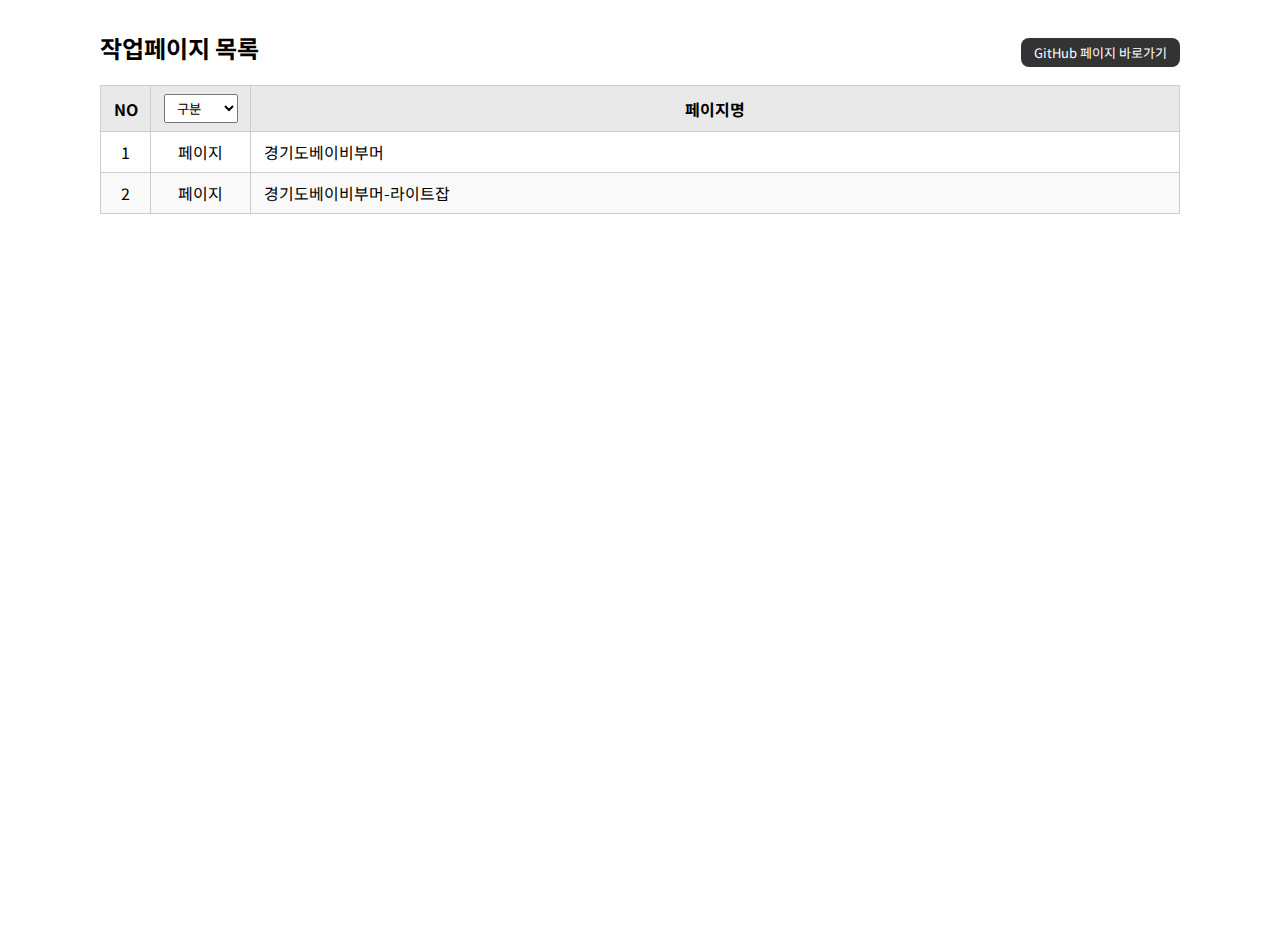
<file: index.html>
<!DOCTYPE html>
<html>
<head>
	<meta charset="utf-8">
	<meta name="viewport" content="width=device-width,user-scalable=no"/>
	<title>작업페이지</title>
	<link href="https://fonts.googleapis.com/css2?family=Noto+Sans+KR:@300;400;500;700&display=swap" rel="stylesheet">
	<link rel="stylesheet" type="text/css" href="css/style.css" />
</head>
<body>
<div class="container">
	<h1>
		작업페이지 목록
		<div class="git"><a href="https://github.com/chaebonggi/baby-boomer" target="_blank">GitHub 페이지 바로가기</a></div>
	</h1>
	<table class="tbl_list">
	<thead>
	<tr>
		<th>NO</th>
		<th>
			<select>
				<option value="all">구분</option>
				<option value="page">페이지</option>
				<option value="etc">기타</option>
			</select>
		</th>
		<th>페이지명</th>
	</tr>
	</thead>
        <tbody>			
			<tr class="page">
				<td></td>
				<td>페이지</td>
				<td><a href="baby-boomer/html/main.html" class="preview" target="_blank">경기도베이비부머</a></td>
			</tr>	
			<tr class="page">
				<td></td>
				<td>페이지</td>
				<td><a href="baby-boomer/html/라이트잡.html" class="preview" target="_blank">경기도베이비부머-라이트잡</a></td>
			</tr>		
        </tbody>
	</table>
</div>

	
<script src="https://cdnjs.cloudflare.com/ajax/libs/jquery/2.2.2/jquery.min.js" ></script>
<script>
	$(document).ready(function(){
		$('.tbl_list tbody tr').each(function(){
			var idx = $(this).index();
			$(this).find('td:first-child').append(idx + 1);
		});

		$('.tbl_list thead select').change(function(){
			var cate = $(this).val();
			console.log(cate);
			if(cate == 'all'){
				$('.tbl_list tbody tr').show();
			} else {
				$('.tbl_list tbody tr').hide();
				$('.tbl_list tbody tr.'+cate).show();
			}
		});
	});
</script>
</body>
</html>
</file>
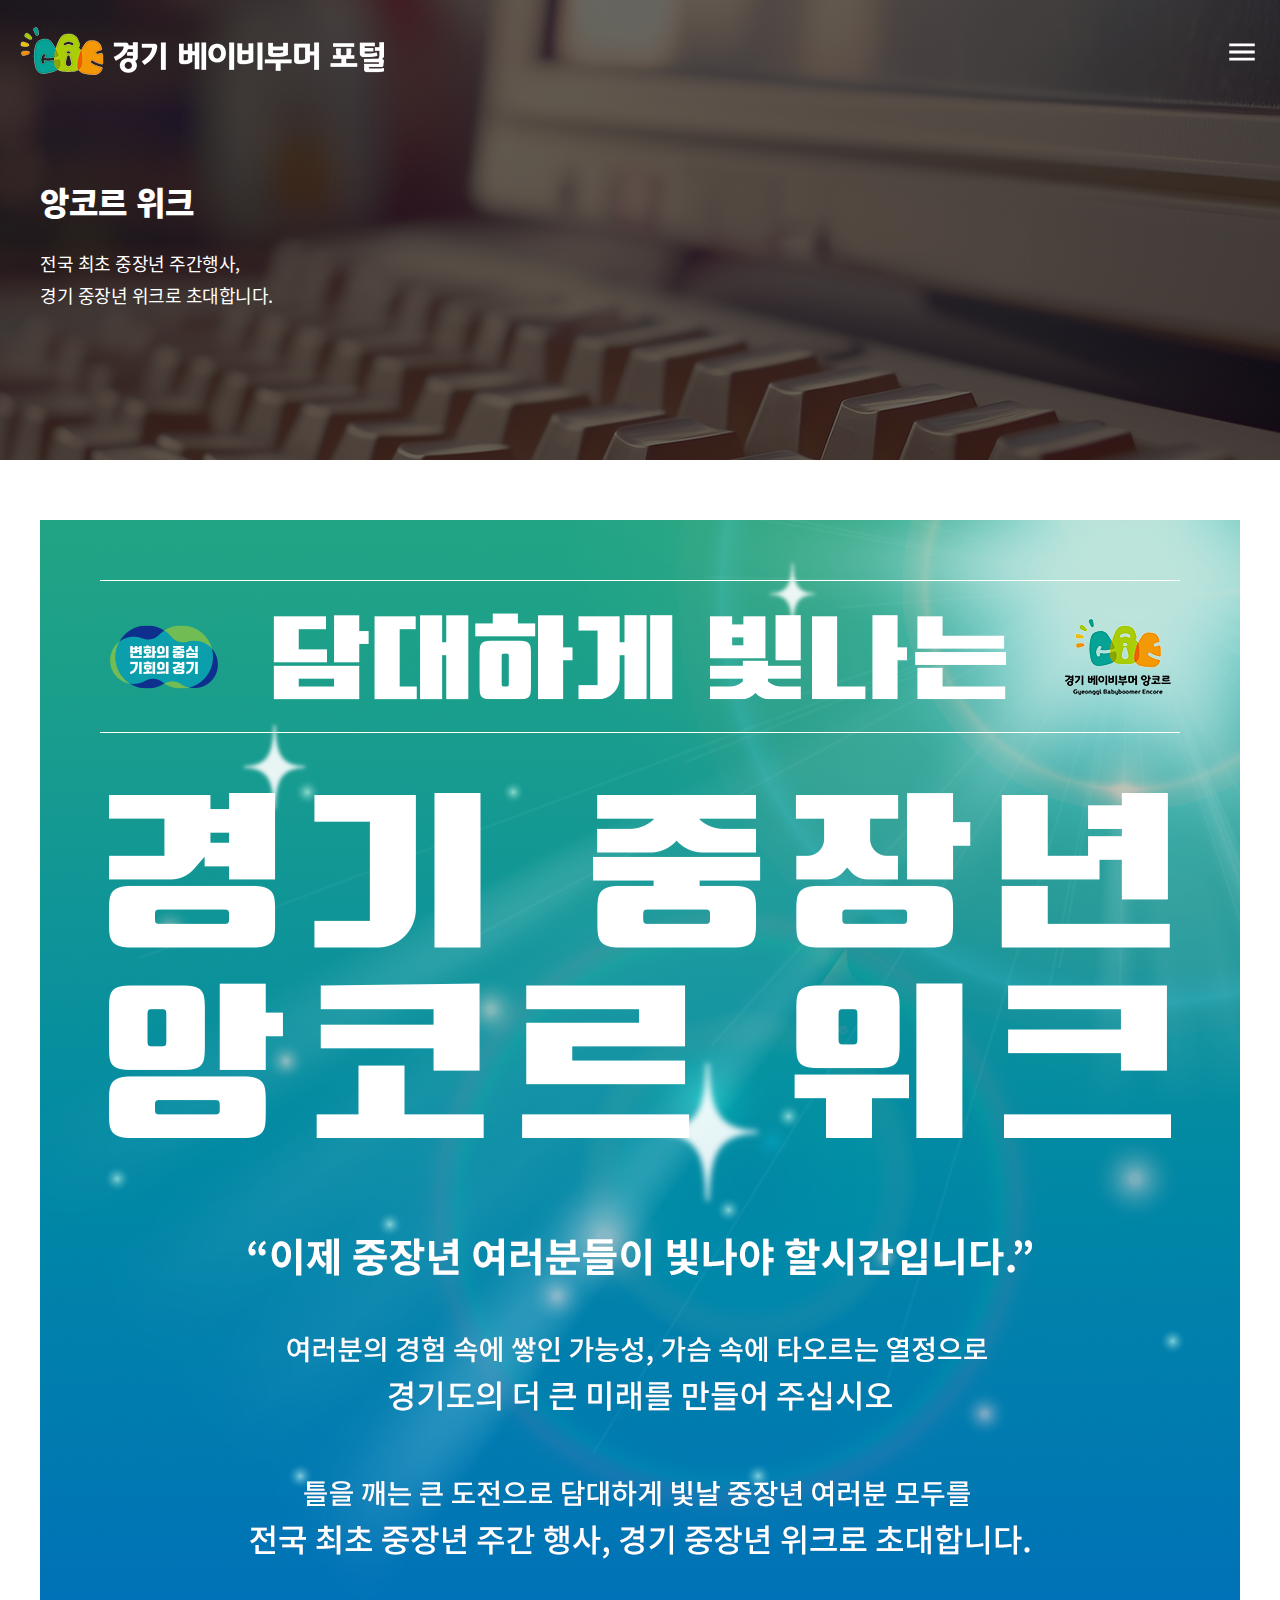
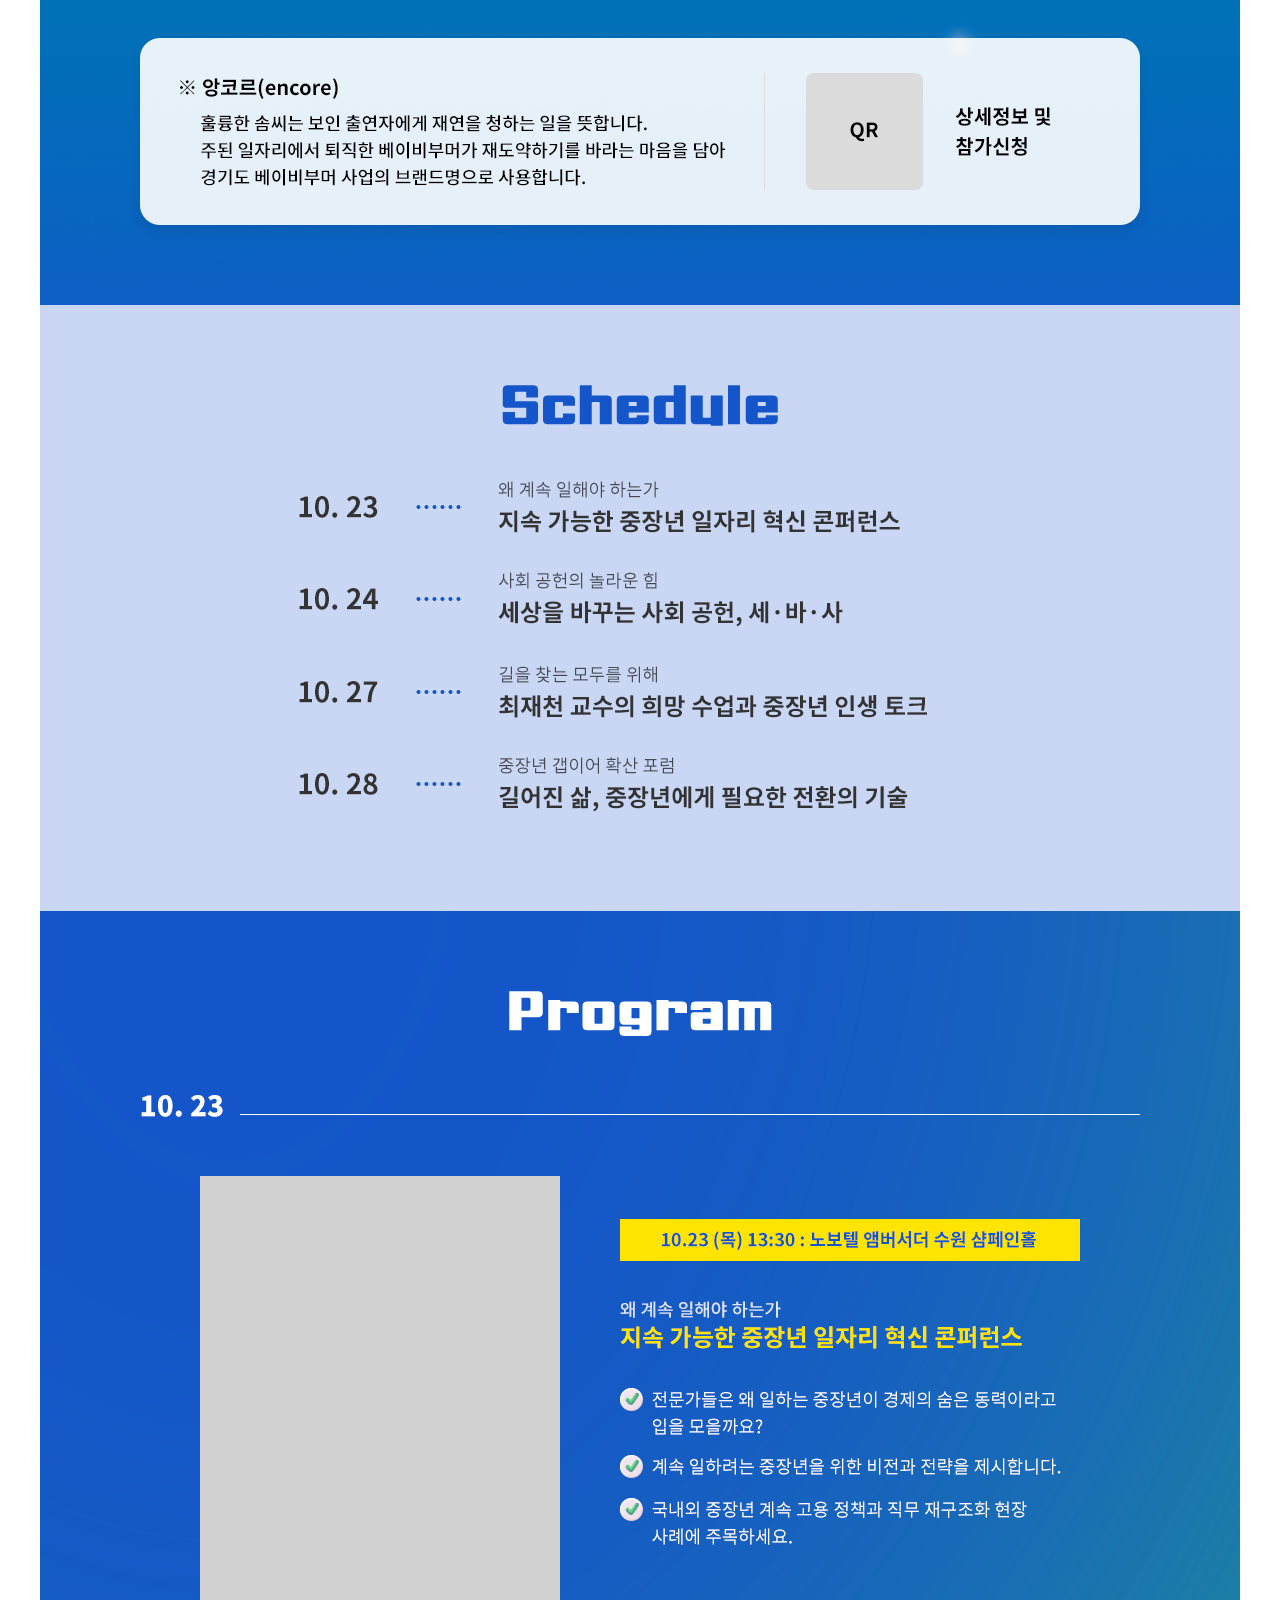
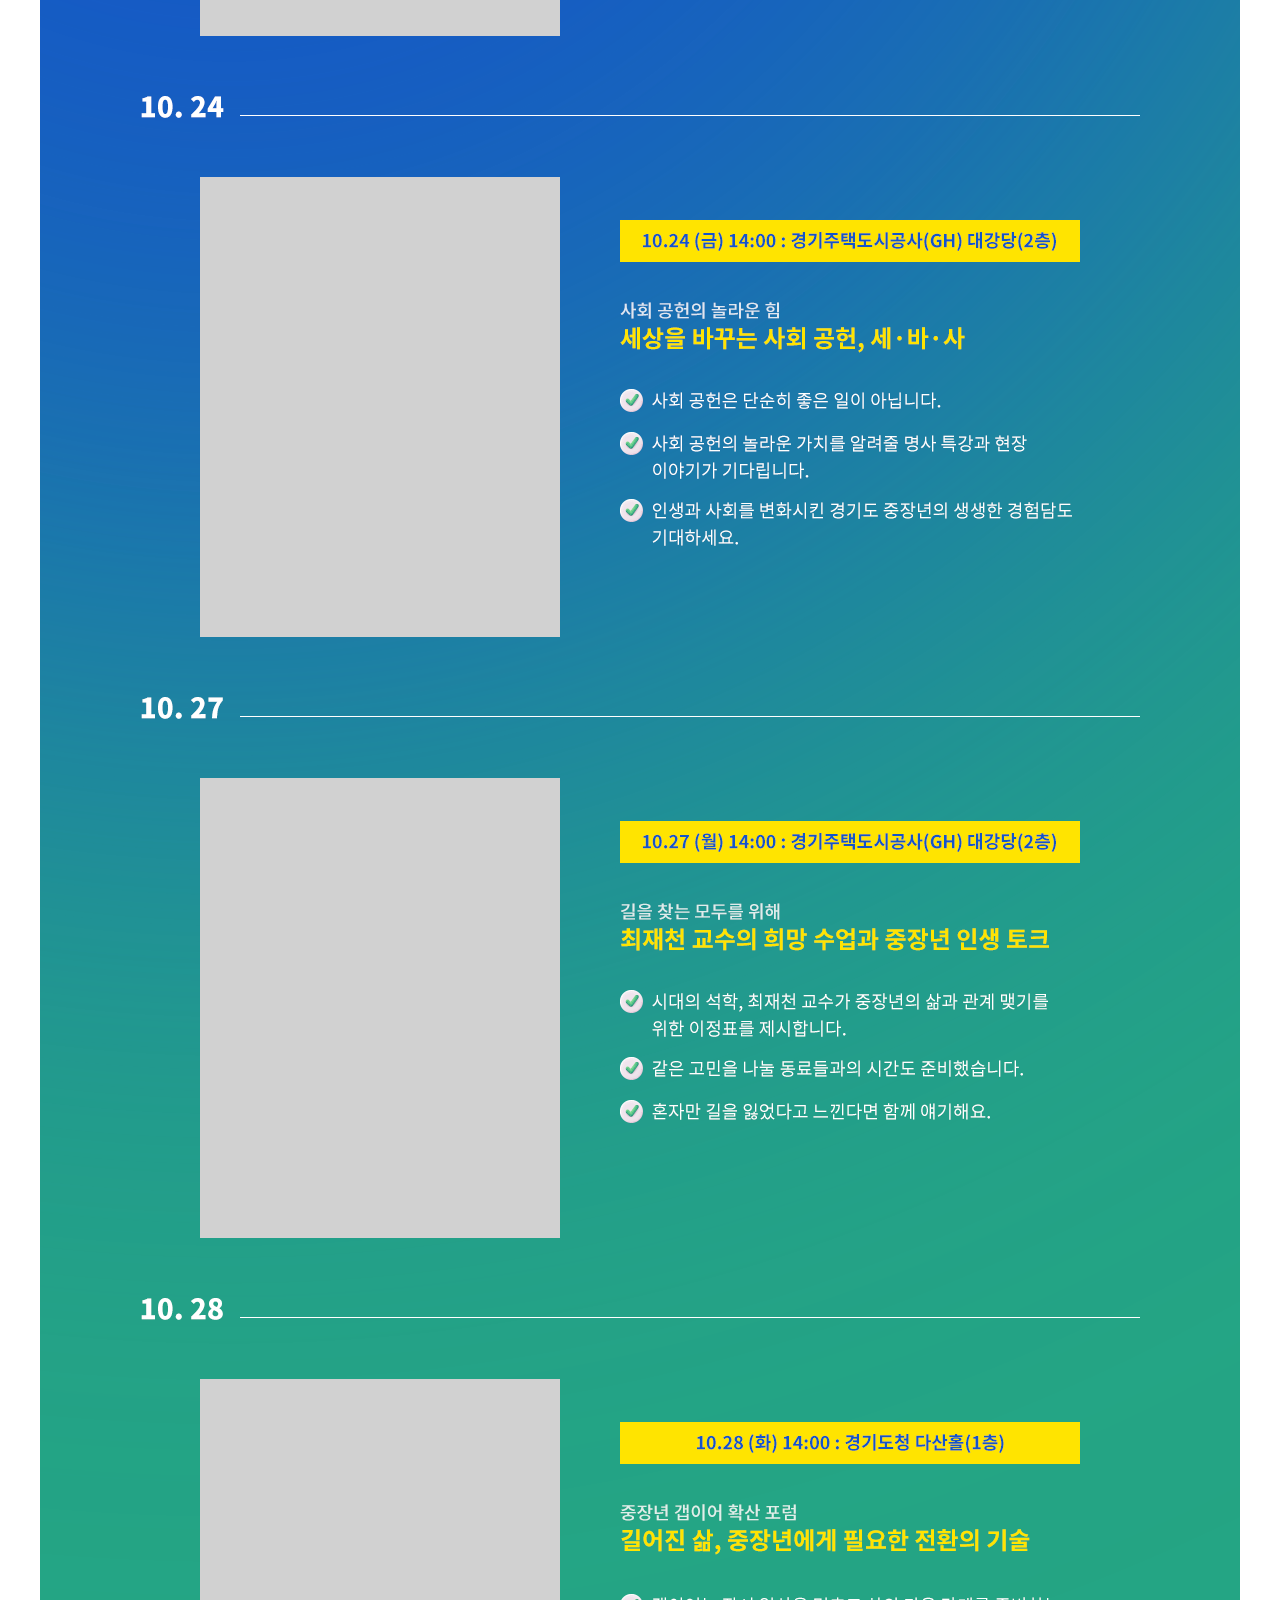
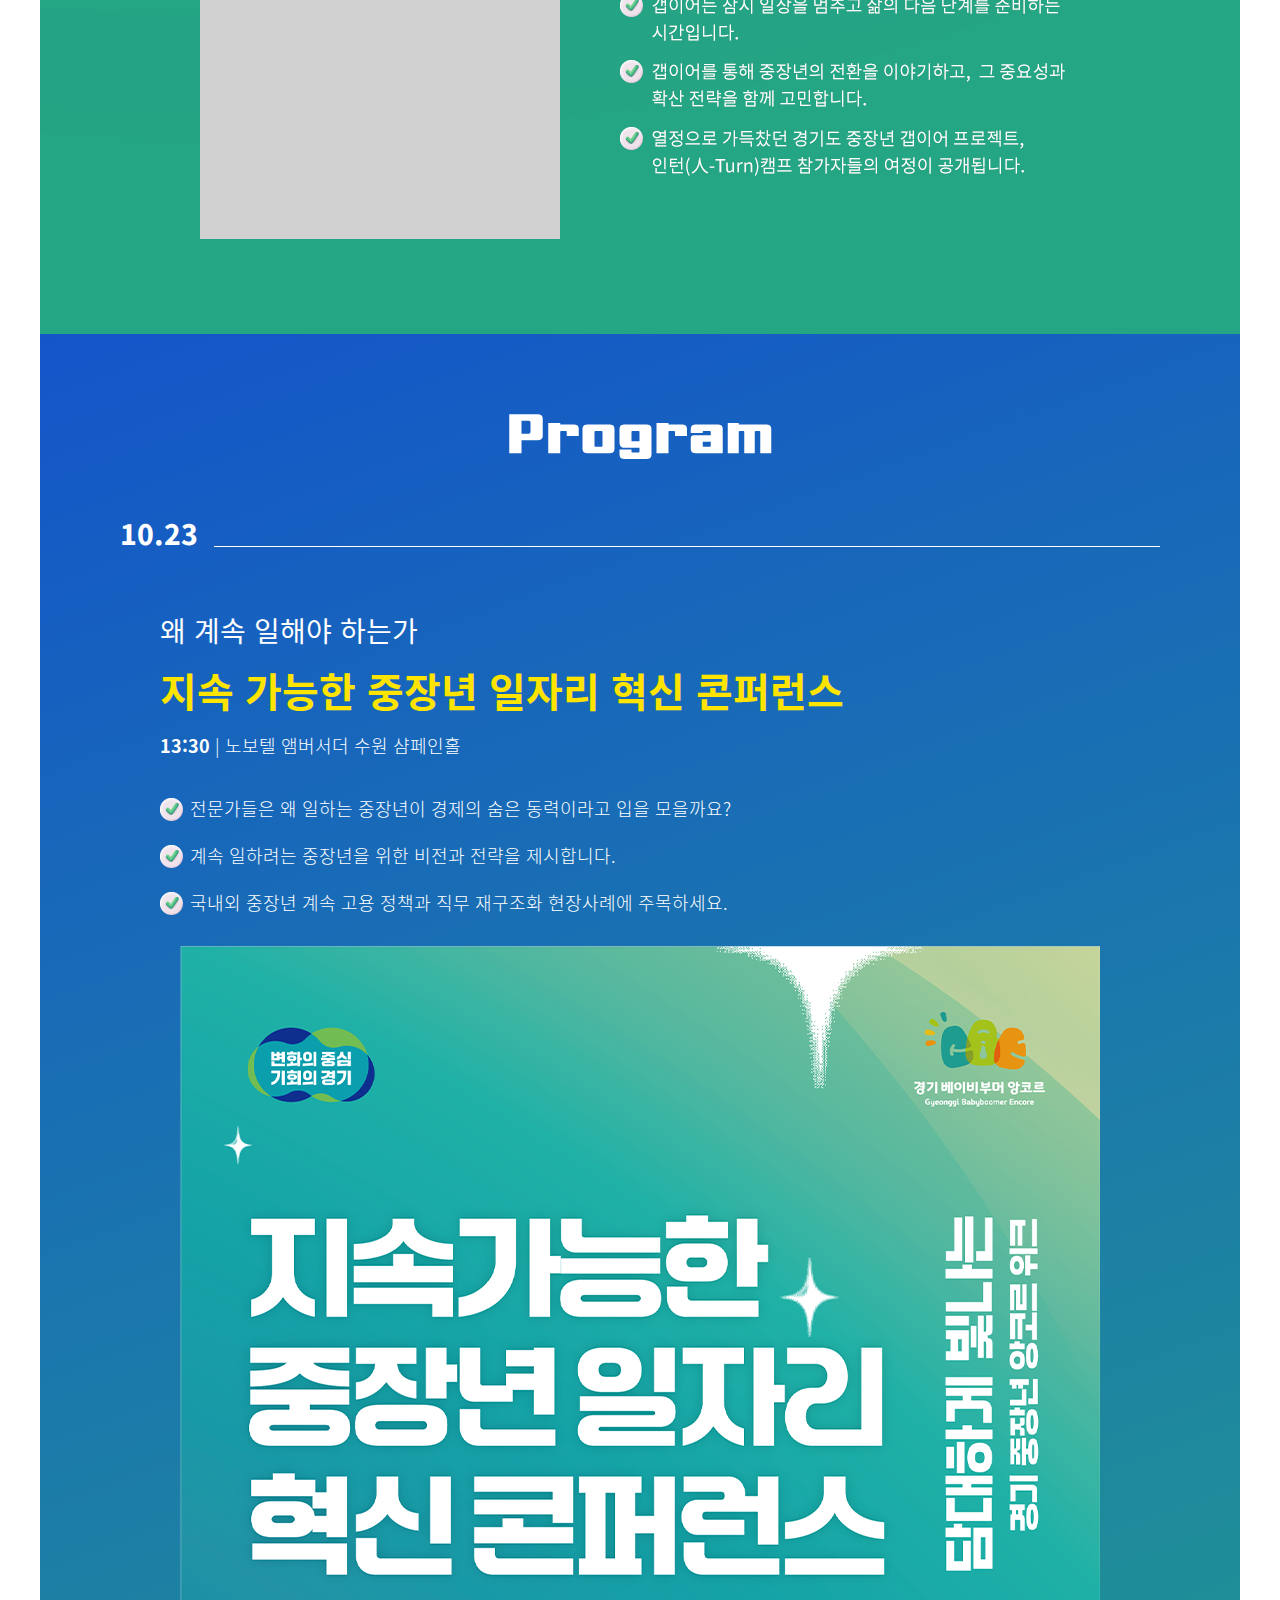
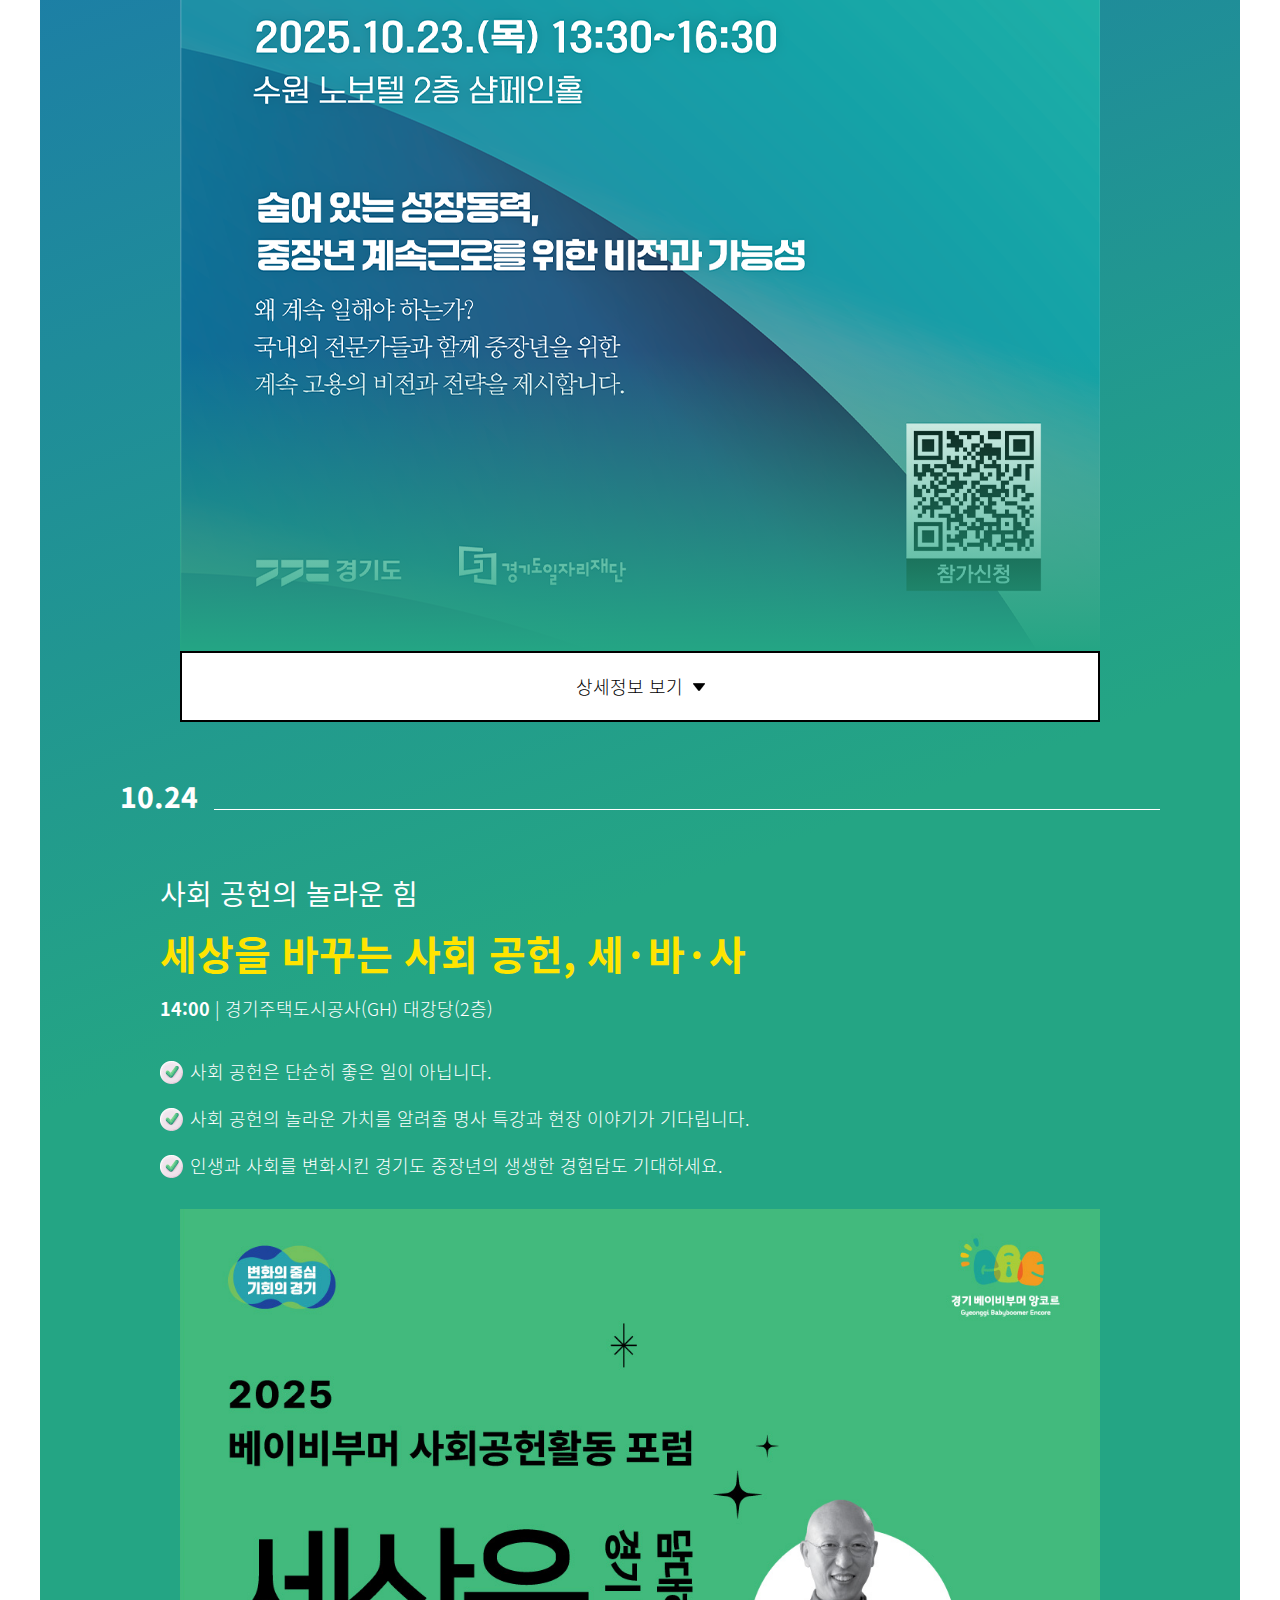
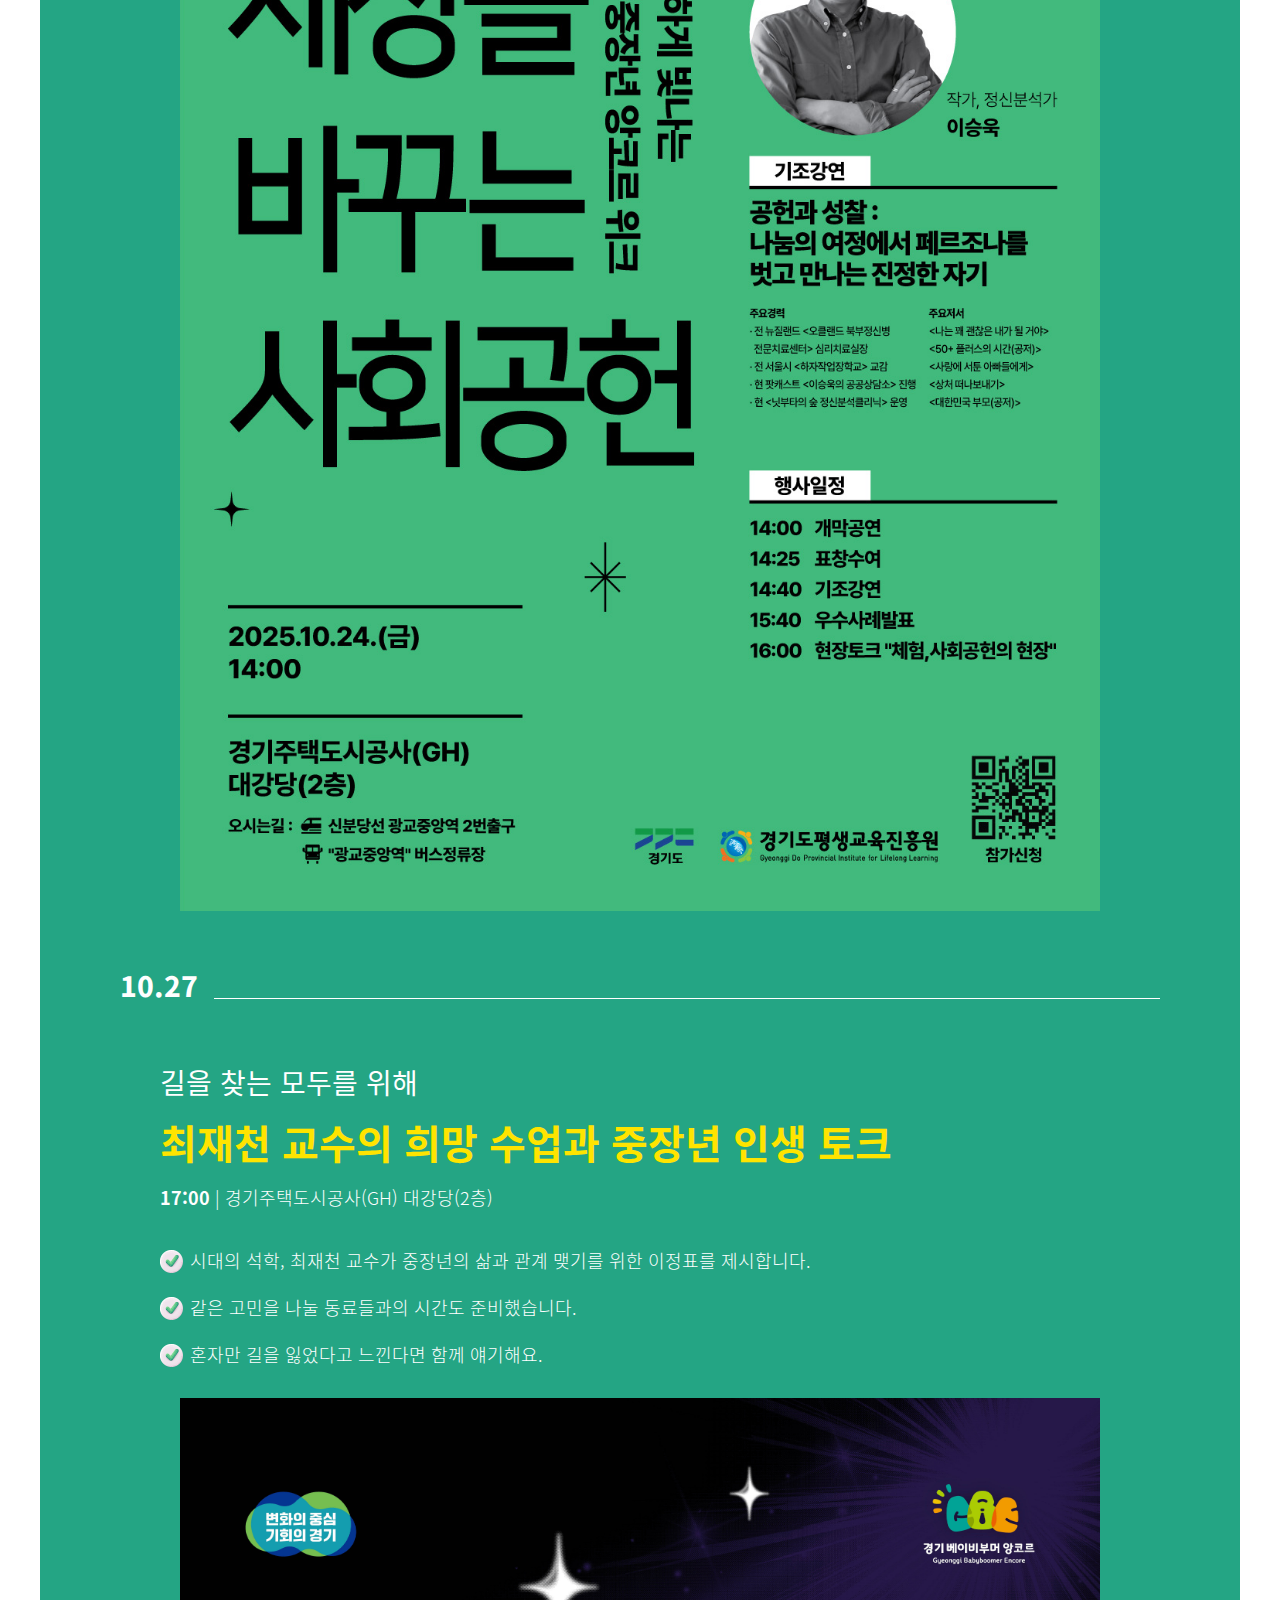
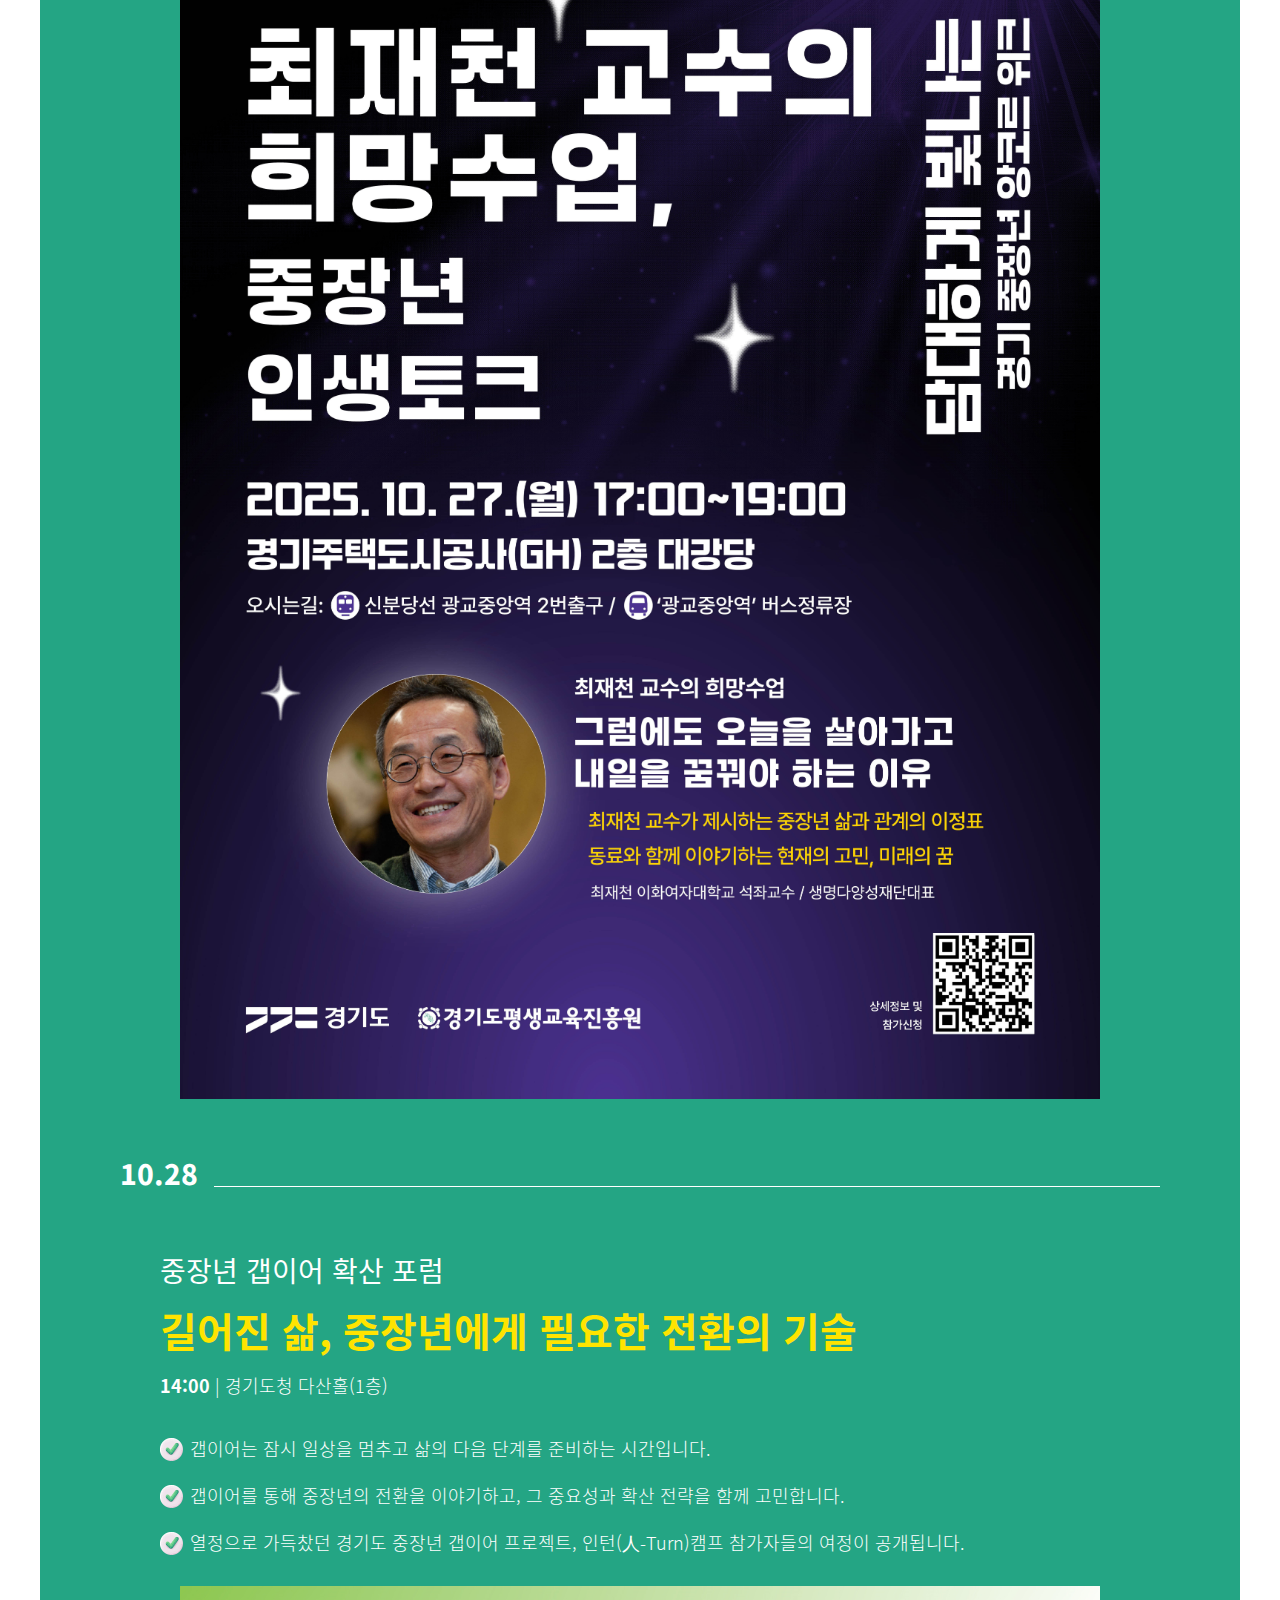
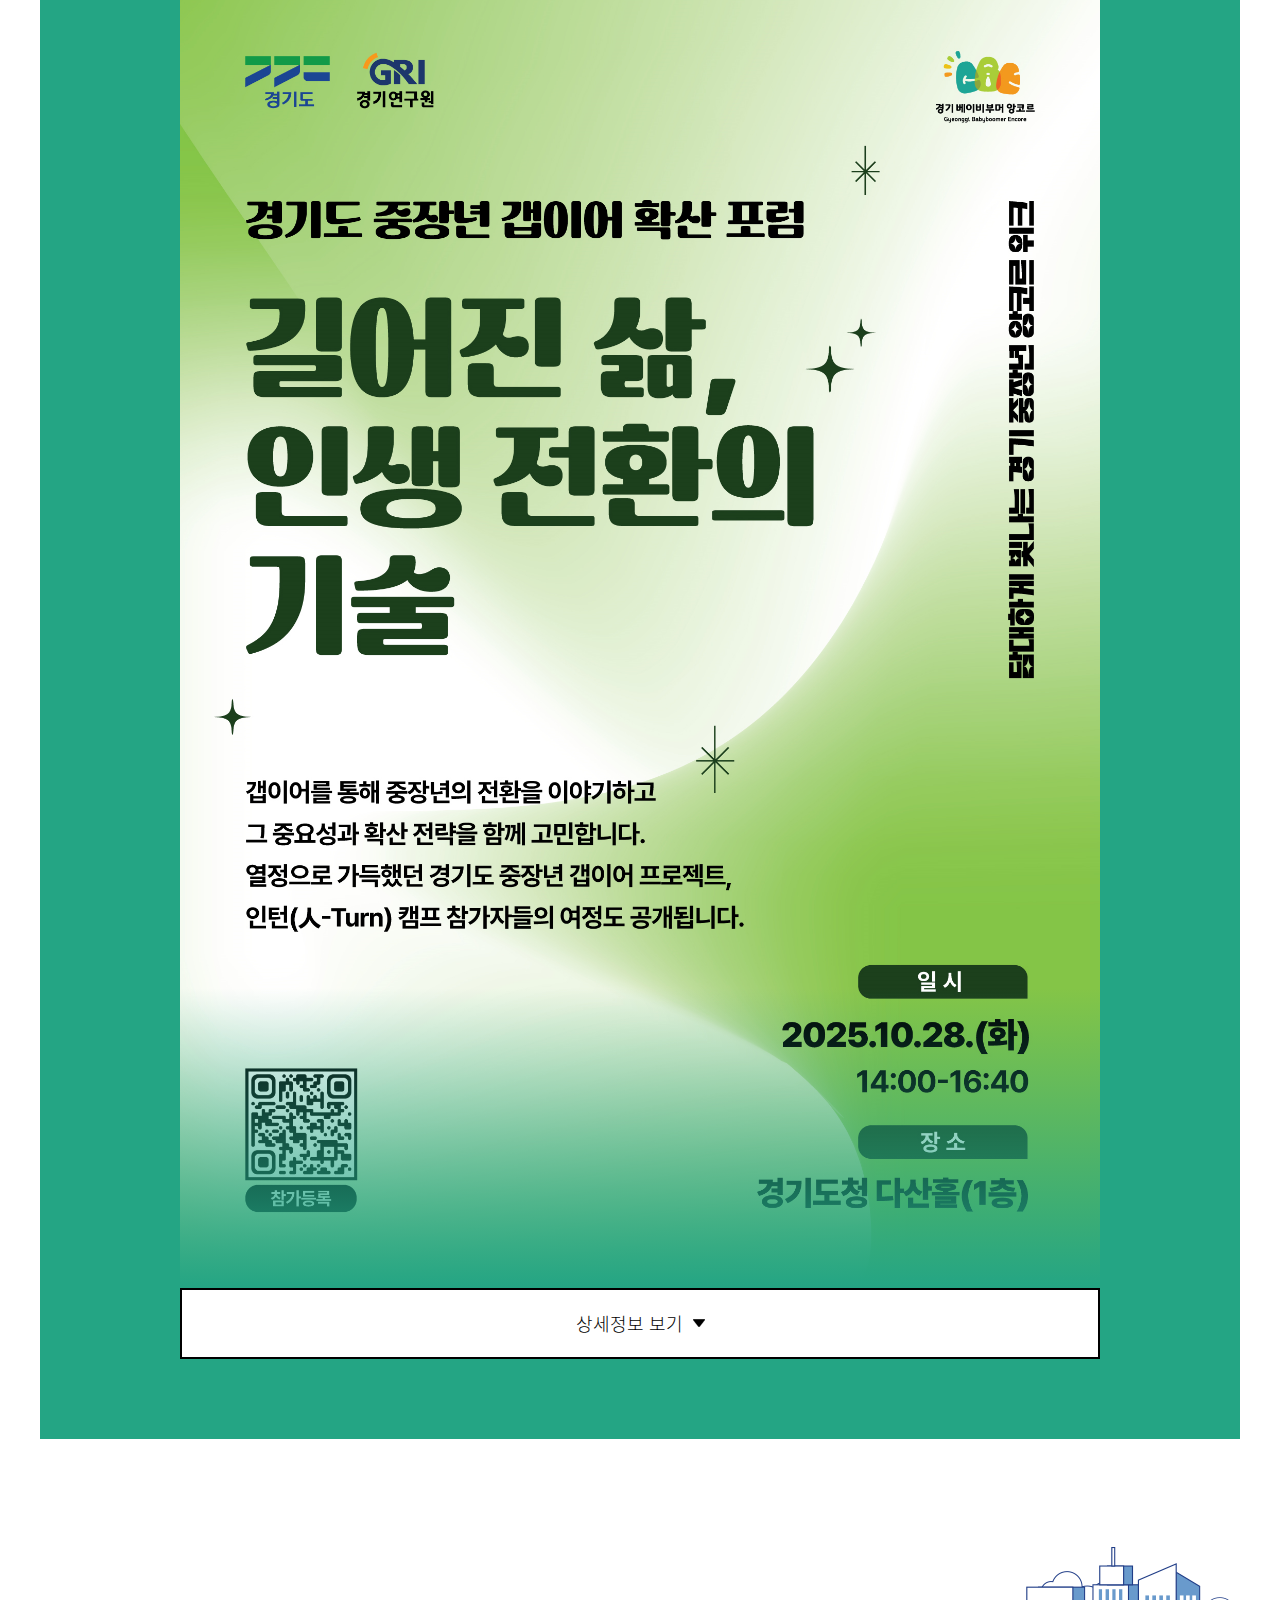
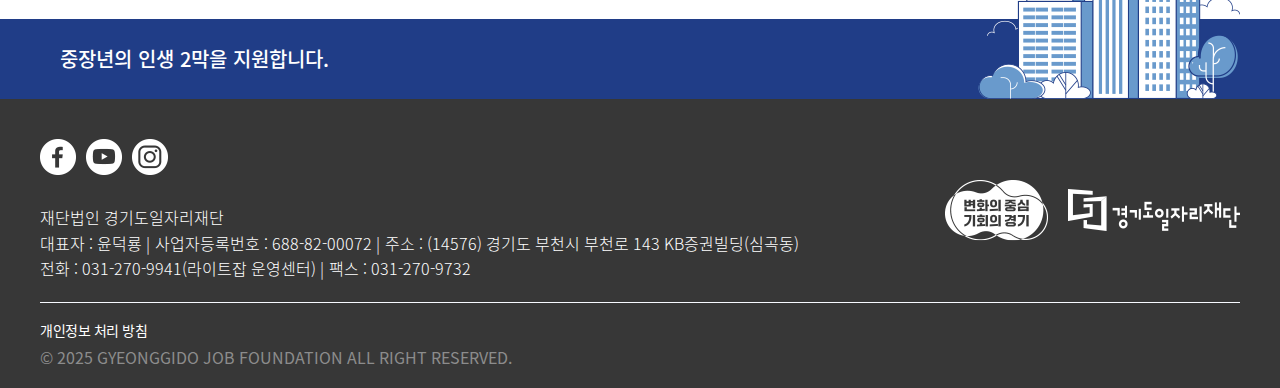
<file: baby-boomer/html/encore_week.html>
<!DOCTYPE html>
<html lang="ko">
<head>
    <meta charset="UTF-8">
    <meta name="viewport" content="width=device-width, initial-scale=1.0">
    <link href="../css/boomer.css" type="text/css" rel="stylesheet" />
    
    <script src="https://code.jquery.com/jquery-3.6.4.min.js"></script>
    <script src="../js/run.js"></script>
    <title>앙코르위크</title>
</head>
<body data-page="light-job">
    <div class="wrapper">
        <header id="header" class="main-header">
            <div class="header-wrapper">
                <div class="header-inner">
                    <a href="./main.html" class="header-logo">
                        <img src="../images/common/logo.png" alt="경기 베이비부머 포털" class="white">
                        <img src="../images/common/logo_black.png" alt="경기 베이비부머 포털" class="black">
                    </a>
                    <nav id="gnb">
                        <div class="gnb-list-wrap">
                            <ul class="gnb-list">
                                <li>
                                    <div class="gnb-1depth">
                                        <a href="./light_job.html">
                                            <span>라이트잡</span>
                                        </a>
                                    </div>
                                </li>
                                <li>
                                    <div class="gnb-1depth">
                                        <a href="./internship_company.html">
                                            <span>인턴십(기업근무형)</span>
                                        </a>
                                    </div>
                                </li>
                                <li>
                                    <div class="gnb-1depth">
                                        <a href="./internship_consulting.html">
                                            <span>인턴십(컨설팅형)</span>
                                        </a>
                                    </div>
                                </li>
                                <li>
                                    <div class="gnb-1depth">
                                        <a href="./internship_camp.html">
                                            <span>인턴캠프</span>
                                        </a>
                                    </div>
                                </li>
                                <li>
                                    <div class="gnb-1depth">
                                        <a href="./social_contribution.html">
                                            <span>사회공헌활동지원</span>
                                        </a>
                                    </div>
                                </li>
                                <li>
                                    <div class="gnb-1depth">
                                        <a href="./encore_week.html">
                                            <span>앙코르위크</span>
                                        </a>
                                    </div>
                                </li>
                            </ul>
                        </div>
                    </nav>
                    <div class="header-units-box">
                        <ul class="header-units">
                            <li>
                                <a href="./main.html" class="btn"><i class="svg-icon ico-home right"></i>홈</a>
                            </li>
                            <li>
                                <button type="button" class="btn bookmark"><i class="svg-icon ico-star right"></i>즐겨찾기 추가</button>
                            </li>
                            <li class="header-units-mobile">
                                <button type="button" class="btn" id="mobileMenuBtn">
                                    <i class="svg-icon ico-menu default"></i><span class="aria-hidden">모바일 메뉴</span>
                                    <i class="svg-icon ico-close close"></i><span class="aria-hidden">메뉴 닫기</span>
                                </button>
                            </li>
                        </ul>
                    </div>
                </div>
            </div>
        </header>
         <style>
            .encore-wrap { margin-top: 6rem; } 
            .encore-wrap-list { padding: 80px; background-image:linear-gradient(160deg,#1455ca 0%,#24a584 30%);  } 
            .encore-wrap-list h3 img { margin: 0 auto; } 
            .encore-wrap-list .en-cont { display: flex; flex-direction: column; gap: 6rem; padding-top: 6rem; } 
            .encore-wrap-list .en-cont .en-item {scroll-margin-top: 150px;}
            .encore-wrap-list .en-tit { display: flex; gap: 1.6rem; } 
            .encore-wrap-list .en-tit span { position: relative; color: #fff; font-size: 2.8rem; font-weight: 800; } 
            .encore-wrap-list .en-tit::after { display: inline-flex; content: ''; width: 100%; border-bottom: 1px solid #fff; } 
            .encore-wrap-list .en-info {padding: 3rem 4rem; } 
            .encore-wrap-list .en-img {max-width: 920px; margin: 0 auto;}
            .encore-wrap-list .en-img img {margin: 0 auto;}
            .encore-wrap-list .en-text { width: 100%; padding-top: 4rem; } 
            .encore-wrap-list .en-text-tit { color: #fff; font-size: 2.8rem; font-weight: 400; } 
            .encore-wrap-list .en-text-tit span { display: block; margin: 2rem 0; color: #ffe400; font-size: 4rem; font-weight: bold; line-height: 1.3;} 
            .encore-wrap-list .en-text-subtxt { color: #fff; font-size: 1.8rem; font-weight: 300; } 
            .encore-wrap-list .en-text-subtxt span { color: #fff; font-size: 1.8rem; font-weight: bold; }
            .encore-wrap-list .en-text ul { display: flex; flex-direction: column; gap: 2rem; margin-top: 4rem; } 
            .encore-wrap-list .en-text li { padding-left: 30px; position: relative; color: #fff; font-size: 1.8rem; font-weight: 300; line-height: 1.5; } 
            .encore-wrap-list .en-text li::before { content: ''; width: 23px; height: 23px; position: absolute; top: 3px; left: 0; background: url(../images/main/encore_ico.png) center no-repeat; background-size: contain; } 
            .encore-wrap-list .en-text .en-btn { margin-top: 5rem; } 
            .encore-wrap-list .en-text .en-btn a { display: flex; align-items: center; justify-content: center; width: 220px; height: 70px; margin: 0 auto; background-color: #ffe400; color: #1762be; font-size: 1.8rem; font-weight: 400; border-radius: 10px; } 
            .encore-wrap-list .en-detail { max-width: 920px; margin: 0 auto; } 
            .encore-wrap-list .en-detail-img { max-height: 0; overflow: hidden; transition: max-height 0.4s ease-out; } 
            .encore-wrap-list .en-detail-img.is-open { max-height: 1500px; } 
            .encore-wrap-list .en-detail-img img { width: 100%; }
            .encore-wrap-list .en-detail-btn button::before {
                content: '';
                height: 300px;
                position: absolute;
                bottom: 103%;
                left: -2px;
                right: -2px;
                background: linear-gradient(360deg, rgb(36, 165, 132) 0%, rgba(36, 165, 132, 0) 100%, rgba(217, 217, 217, 0) 100%);
            }
            .encore-wrap-list .en-detail-btn button.is-open::before {
                background: none;
            }
            .encore-wrap-list .en-detail-btn button { display: flex; align-items: center; justify-content: center; gap: 1rem; width: 100%; position: relative; background: #fff; padding: 2rem 2rem; color: #000; font-size: 1.8rem; font-weight: 300; border: 2px solid #000} 
            .encore-wrap-list .en-detail-btn button i { display: inline-flex; width: 12px; height: 8px; background: url(../images/main/encore_btn.png) center no-repeat; transform: rotate(180deg); } 
            .encore-wrap-list .en-detail-btn button.is-open i { transform: rotate(0deg); } 
            @media (max-width: 1024px){
            .encore-wrap-list .en-detail { padding: 0; } 
            }
            @media (max-width: 768px){
            html {font-size: 8px;}
            .encore-wrap-list { padding: 3rem 2rem; } 
            .encore-wrap-list h3 img { max-width: 150px; } 
            }
            @media (max-width: 640px){
            .encore-wrap-list .en-cont { gap: 3rem; padding-top: 3rem; } 
            .encore-wrap-list .en-text .en-btn a { width: 100%; height: 36px; font-size: 1.6rem; } 
            .encore-wrap-list .en-tit span { font-size: 1.8rem; } 
            .encore-wrap-list .en-text { padding-top: 0; } 
            .encore-wrap-list .en-text-tit { margin-bottom: 2rem; font-size: 2rem; line-height: 1.3; } 
            .encore-wrap-list .en-text-tit span {margin: 1rem 0; font-size: 2.6rem;}
            .encore-wrap-list .en-text-subtxt { font-size: 1.6rem; } 
            .encore-wrap-list .en-text-subtxt span { font-size: 1.8rem; word-break: keep-all; } 
            .encore-wrap-list .en-text ul { gap: 1rem; margin-top: 2rem; } 
            .encore-wrap-list .en-text li { padding-left: 20px; font-size: 1.5rem; } 
            .encore-wrap-list .en-text li::before { width: 16px; height: 16px; top: 4px; } 
            .encore-wrap-list .en-detail-btn button { font-size: 1.6rem; } 
            }

        </style>
        <main id="boomer">
            <section class="boomer-top">
                <div class="inner">
                    <div class="boomer-top-wrap">
                        <div class="boomer-img">
                            <picture>
                                <img src="../images/main/sub_page01_pc.png" alt="라이트잡" class="img-pc">
                                <img src="../images/main/sub_page01_mo.png" alt="라이트잡" class="img-mo">
                            </picture>
                        </div>
                        <div class="boomer-tit-wrap">
                            <div class="boomer-tit container-lg">
                                <h2 class="tit">앙코르 위크</h2>
                                <p class="txt">
                                    전국 최초 중장년 주간행사,<br> 경기 중장년 위크로 초대합니다.
                                </p>
                            </div>
                        </div>
                        
                    </div>
                </div>
            </section>

            <section class="boomer-info">
                <div class="inner container-lg">
                    <div class="boomer-info-wrap">
                        <div class="encore-wrap">
                            <div class="encore-wrap-poster">
                                <picture><img src="../images/main/encore_poster.png" alt=""></picture>                                
                            </div>
                           
                            <div class="encore-wrap-list">
                                <h3><img src="../images/main/encore_tit.png" alt="program"></h3>
                                <ul class="en-cont">
                                    <li class="en-item" id="en-link01">
                                        <p class="en-tit"><span>10.23</span></p>
                                        <div class="en-info">
                                            <div class="en-text">
                                                <p class="en-text-tit">왜 계속 일해야 하는가 <span>지속 가능한 중장년 일자리 혁신 콘퍼런스</span></p>
                                                <p class="en-text-subtxt"><span>13:30</span>  |  노보텔 앰버서더 수원 샴페인홀 </p>
                                                <ul>
                                                    <li>전문가들은 왜 일하는 중장년이 경제의 숨은 동력이라고 입을 모을까요?</li>
                                                    <li>계속 일하려는 중장년을 위한 비전과 전략을 제시합니다.</li>
                                                    <li>국내외 중장년 계속 고용 정책과 직무 재구조화 현장사례에 주목하세요.</li>
                                                </ul>
                                                <!-- <div class="en-btn">
                                                    <a href="https://docs.google.com/forms/d/e/1FAIpQLSdsyL0a3goJY9ut60LHR_canrzQ3cJJCheqfNRspcVsm2N9vg/viewform" target="_blank">신청하기 →</a>
                                                </div> -->
                                            </div>                                           
                                        </div>
                                        <div class="en-img">
                                            <picture><img src="../images/main/encore_img01.png" alt=""></picture>             
                                        </div>
                                        <div class="en-detail">
                                            <div class="en-detail-img">
                                                <img src="../images/main/encore_detail01.png" alt="지속가능한 중장년 일자리 혁신 콘퍼런스">
                                            </div>
                                            <div class="en-detail-btn">
                                                <button>상세정보 보기<i></i></button>
                                            </div>
                                        </div>
                                    </li>
                                    <li class="en-item" id="en-link02">
                                        <p class="en-tit"><span>10.24</span></p>
                                        <div class="en-info">
                                            <div class="en-text">
                                                <p class="en-text-tit">사회 공헌의 놀라운 힘 <span>세상을 바꾸는 사회 공헌, 세·바·사</span></p>
                                                <p class="en-text-subtxt"><span>14:00</span> | 경기주택도시공사(GH) 대강당(2층)</p>
                                                <ul>
                                                    <li>사회 공헌은 단순히 좋은 일이 아닙니다.</li>
                                                    <li>사회 공헌의 놀라운 가치를 알려줄 명사 특강과 현장 이야기가 기다립니다.</li>
                                                    <li>인생과 사회를 변화시킨 경기도 중장년의 생생한 경험담도 기대하세요. </li>
                                                </ul>
                                                <!-- <div class="en-btn">
                                                    <a href="https://form.naver.com/response/E1li3KcoxgthHpLHveysLA" target="_blank">신청하기 →</a>
                                                </div> -->
                                            </div>                                           
                                        </div>
                                        <div class="en-img">
                                            <picture><img src="../images/main/encore_img02.png" alt=""></picture>             
                                        </div>
                                    </li>
                                    <li class="en-item" id="en-link03">
                                        <p class="en-tit"><span>10.27</span></p>
                                        <div class="en-info">
                                            <div class="en-text">
                                                <p class="en-text-tit">길을 찾는 모두를 위해 <span>최재천 교수의 희망 수업과 중장년 인생 토크</span></p>
                                                <p class="en-text-subtxt"><span>17:00 </span> | 경기주택도시공사(GH) 대강당(2층)</p>
                                                <ul>
                                                    <li>시대의 석학, 최재천 교수가 중장년의 삶과 관계 맺기를 위한 이정표를 제시합니다.</li>
                                                    <li>같은 고민을 나눌 동료들과의 시간도 준비했습니다. </li>
                                                    <li>혼자만 길을 잃었다고 느낀다면 함께 얘기해요.</li>
                                                </ul>
                                                <!-- <div class="en-btn">
                                                    <a href="https://form.naver.com/response/tUcFbidQK-hg8LyG94eHNQ/" target="_blank">신청하기 →</a>
                                                </div> -->
                                            </div>                                           
                                        </div>
                                        <div class="en-img">
                                            <picture><img src="../images/main/encore_img03_3.jpg" alt=""></picture>             
                                        </div>
                                        
                                    </li>
                                    <li class="en-item" id="en-link04">
                                        <p class="en-tit"><span>10.28</span></p>
                                        <div class="en-info">
                                            <div class="en-text">
                                                <p class="en-text-tit">중장년 갭이어 확산 포럼 <span>길어진 삶, 중장년에게 필요한 전환의 기술</span></p>
                                                <p class="en-text-subtxt"><span>14:00</span> | 경기도청 다산홀(1층)</p>
                                                <ul>
                                                    <li>갭이어는 잠시 일상을 멈추고 삶의 다음 단계를 준비하는 시간입니다.</li>
                                                    <li>갭이어를 통해 중장년의 전환을 이야기하고, 그 중요성과 확산 전략을 함께 고민합니다. </li>
                                                    <li>열정으로 가득찼던 경기도 중장년 갭이어 프로젝트, 인턴(人-Turn)캠프 참가자들의 여정이 공개됩니다.</li>
                                                </ul>
                                                <!-- <div class="en-btn">
                                                    <a href="https://gbit.ingeus.co.kr/GyeonggidoBabyBoomer" target="_blank">신청하기 →</a>
                                                </div> -->
                                            </div>                                           
                                        </div>
                                        <div class="en-img">
                                            <picture><img src="../images/main/encore_img04.png" alt=""></picture>             
                                        </div>
                                        <div class="en-detail">
                                            <div class="en-detail-img">
                                                <img src="../images/main/encore_detail02.png" alt="길어진 삶, 인생 전환의 기술">
                                            </div>
                                            <div class="en-detail-btn">
                                                <button>상세정보 보기<i></i></button>
                                            </div>
                                        </div>
                                    </li>
                                </ul>
                            </div>
                        </div>
                    </div>
                </div>
            </section>

            <section class="boomer-footer">
                <div class="inner">
                    <div class="boomer-footer-tit">
                        <p>중장년의 인생 2막을 지원합니다.</p>
                    </div>
                </div>
            </section>


        </main>
        <footer id="footer">
            <div class="inner container-lg">
                <div class="footer-top">
                    <div class="footer-logo">
                        <ul class="footer-logo-list">
                            <li>
                                <a href="">
                                    <img src="../images/common/footer_logo01.png" alt="변화의 중심 기회의 경기">
                                </a>
                            </li>
                            <li>
                                <a href="">
                                    <img src="../images/common/footer_logo02.png" alt="경기도일자리재단">
                                </a>
                            </li>
                        </ul>
                    </div>
                    <div class="footer-util">
                        <div class="footer-sns">
                            <ul class="footer-sns-list">
                                <li>
                                    <a href="https://www.facebook.com/jobabanet" target="_blank">
                                        <img src="../images/common/icon_face.png" alt="페이스북">
                                    </a>
                                </li>
                                <li>
                                    <a href="https://www.youtube.com/channel/UC69DhLD0FUmLgP9BsxitbDw" target="_blank">
                                        <img src="../images/common/icon_yt.png" alt="유튜브">
                                    </a>
                                </li>
                                <li>
                                    <a href="https://www.instagram.com/jobabanet/" target="_blank">
                                        <img src="../images/common/icon_ins.png" alt="인스타">
                                    </a>
                                </li>
                            </ul>
                        </div>
                        <div class="footer-addr">
                            <p>재단법인 경기도일자리재단</p>
                            <ul>
                                <li>대표자 : 윤덕룡 |</li>
                                <li>사업자등록번호 : 688-82-00072 |</li>
                                <li>주소 : (14576) 경기도 부천시 부천로 143 KB증권빌딩(심곡동)</li>
                            </ul>
                            <ul>
                                <li>전화 : 031-270-9941(라이트잡 운영센터) |</li>
                                <li>팩스 : 031-270-9732</li>
                            </ul>
                        </div>
                    </div>
                </div>
                
                <div class="footer-bottom">
                    <ul>
                        <li>
                            <a href="https://gjf.or.kr/main/guide/privacy_policy_main/view.do" target="_blank" title="개인정보처리방침 이동">개인정보 처리 방침</a>
                        </li>
                    </ul>
                    <p class="copyright">© 2025 GYEONGGIDO JOB FOUNDATION ALL RIGHT RESERVED.</p>
                </div>
            </div>
        </footer>
        <script>
        $(document).ready(function() {
            const $toggleButtons = $(".en-detail-btn button");

            $toggleButtons.removeClass("is-open").html('상세정보 보기<i></i>');

            $toggleButtons.on("click", function() {
                const $this = $(this);
                const $parentItem = $this.closest('.en-item');
                const $detailImg = $parentItem.find(".en-detail-img");
                
                const isClosed = !$this.hasClass("is-open");


                if (isClosed) {
                    $detailImg.css('max-height', 'none'); 
                    const autoHeight = $detailImg.get(0).scrollHeight; 
                    
                    $detailImg.css('max-height', 0); 
                    
                    setTimeout(function() {
                        $detailImg.css('max-height', autoHeight + 'px');
                    }, 10);
                    $this.html('상세정보 접기<i></i>');
                    
                } else {
                    $detailImg.css('max-height', $detailImg.get(0).scrollHeight + 'px'); 
                    
                    setTimeout(function() {
                        $detailImg.css('max-height', 0);
                    }, 10); 
                    $('html, body').animate({
                        scrollTop: $parentItem.offset().top - 150 
                    }, 400);

                    $this.html('상세정보 보기<i></i>');
                }
                $this.toggleClass("is-open");
            });
        });
        </script>
    </div>
</body>
</html>
</file>
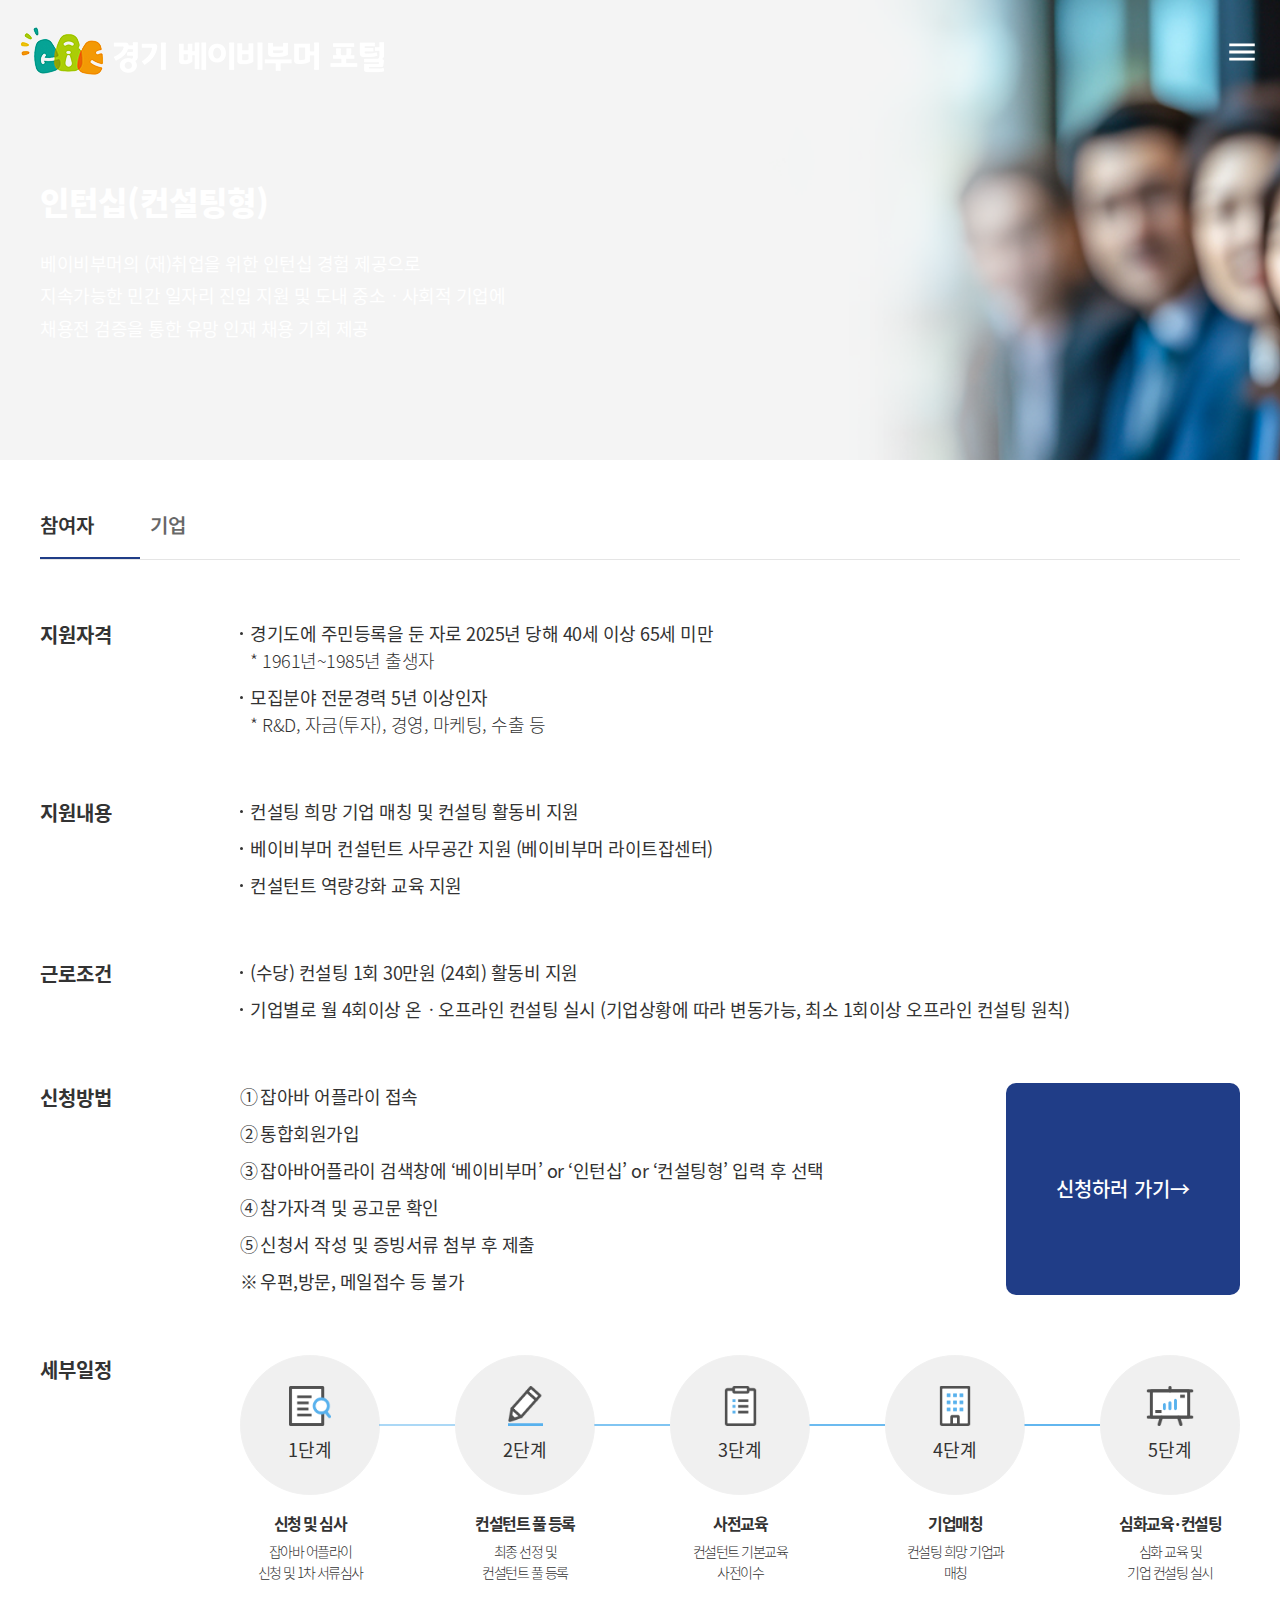
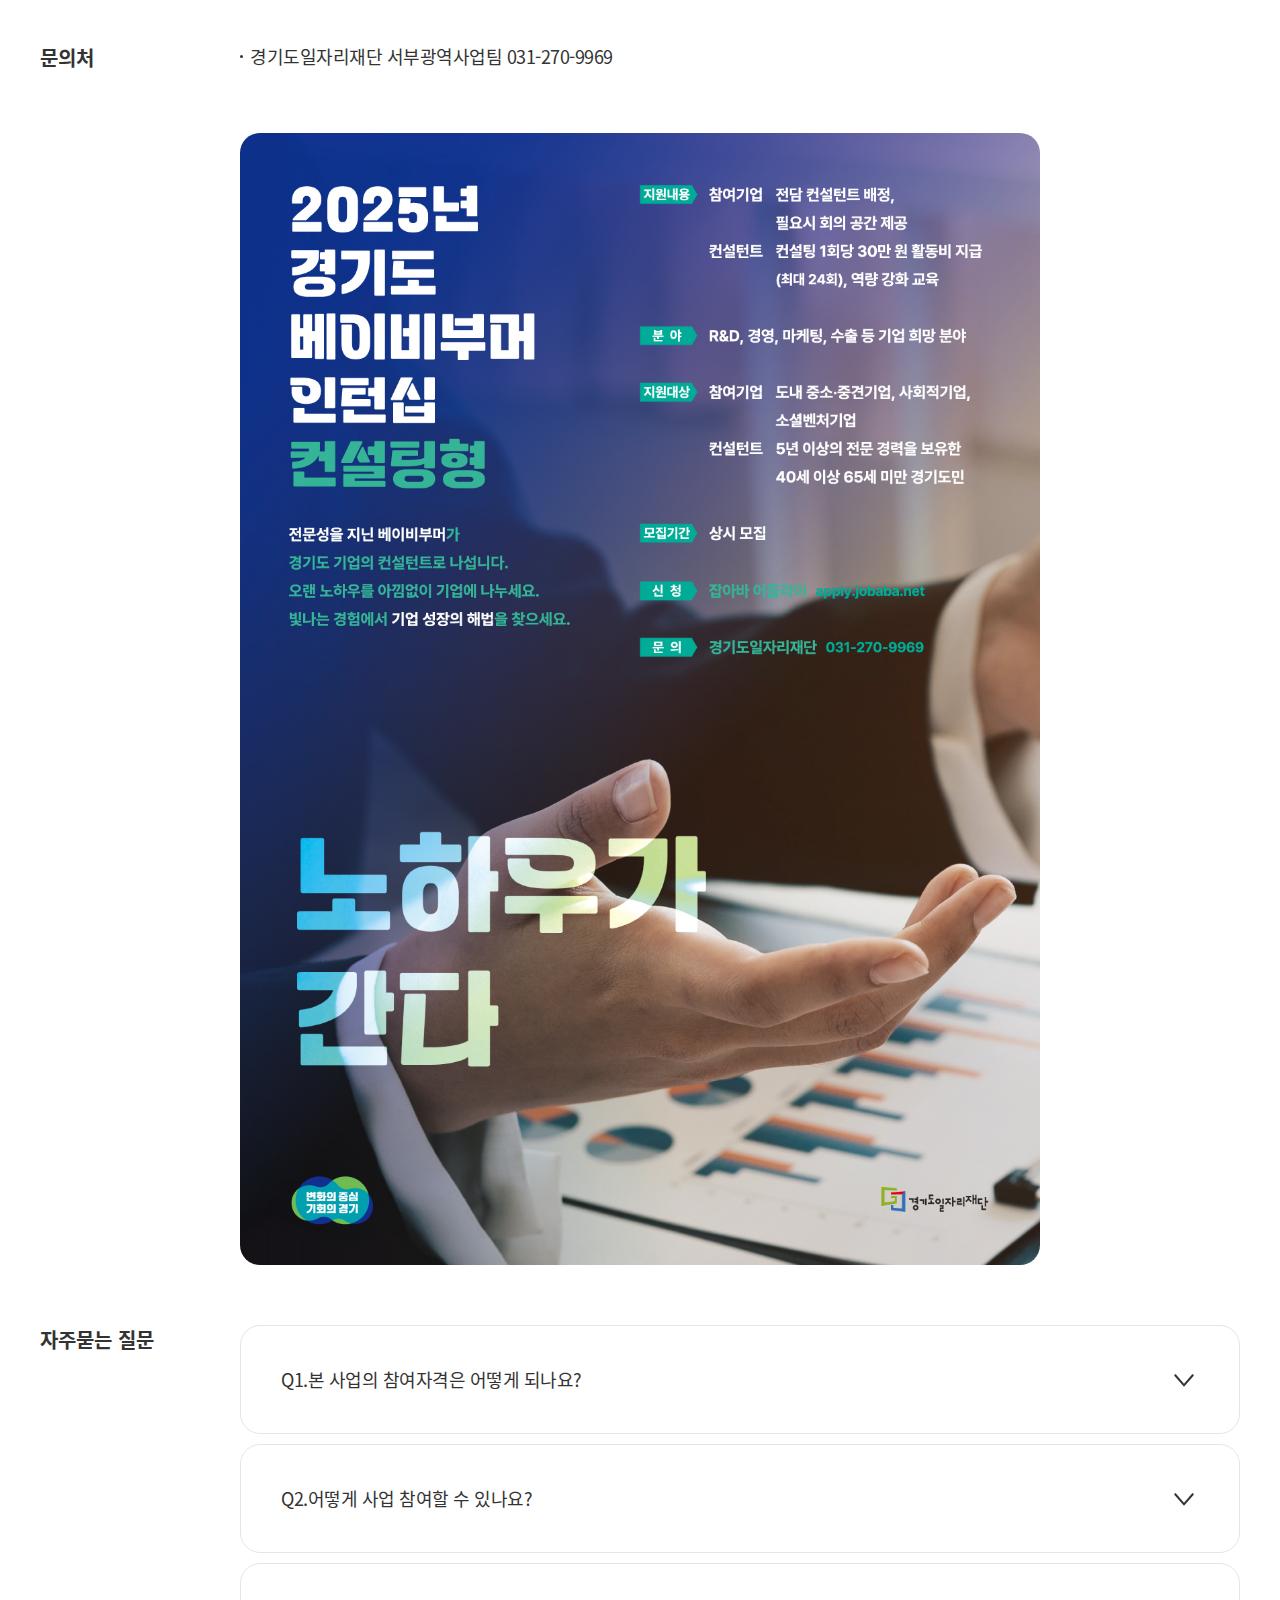
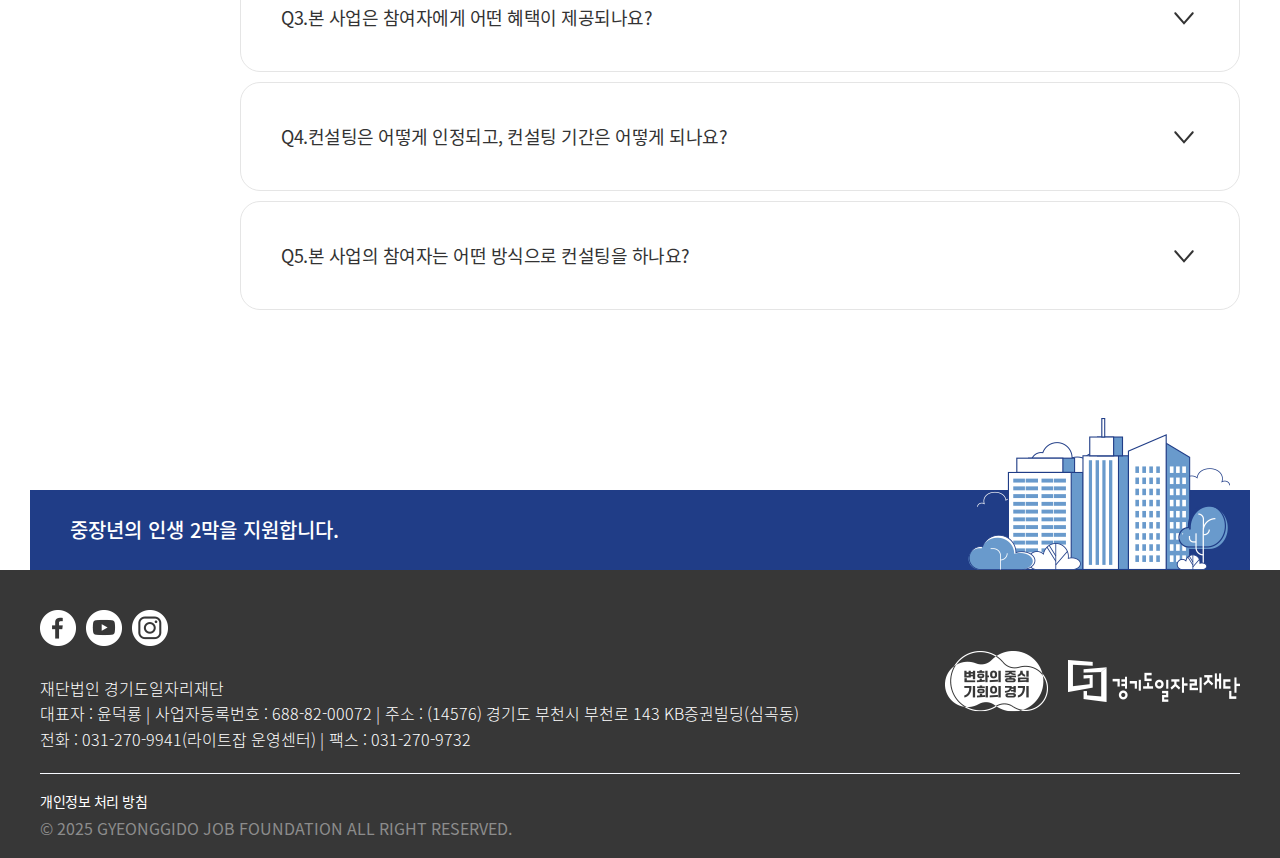
<file: baby-boomer/html/internship_consulting.html>
<!DOCTYPE html>
<html lang="ko">
<head>
    <meta charset="UTF-8">
    <meta name="viewport" content="width=device-width, initial-scale=1.0">
    <link href="../css/boomer.css" type="text/css" rel="stylesheet" />
    
    <script src="https://code.jquery.com/jquery-3.6.4.min.js"></script>
    <script src="../js/run.js"></script>
    <title>경기 베이비부머 포털-인턴십(컨설팅형)</title>
</head>
<body data-page="internship-consulting">
    <div class="wrapper">
        <header id="header" class="main-header">
            <div class="header-wrapper">
                <div class="header-inner">
                    <a href="./main.html" class="header-logo">
                        <img src="../images/common/logo.png" alt="경기 베이비부머 포털" class="white">
                        <img src="../images/common/logo_black.png" alt="경기 베이비부머 포털" class="black">
                    </a>
                    <nav id="gnb">
                        <div class="gnb-list-wrap">
                            <ul class="gnb-list">
                                <li>
                                    <div class="gnb-1depth">
                                        <a href="./light_job.html">
                                            <span>라이트잡</span>
                                        </a>
                                    </div>
                                </li>
                                <li>
                                    <div class="gnb-1depth">
                                        <a href="./internship_company.html">
                                            <span>인턴십(기업근무형)</span>
                                        </a>
                                    </div>
                                </li>
                                <li>
                                    <div class="gnb-1depth">
                                        <a href="./internship_consulting.html">
                                            <span>인턴십(컨설팅형)</span>
                                        </a>
                                    </div>
                                </li>
                                <!-- <li>
                                    <div class="gnb-1depth">
                                        <a href="javascript:void(0)">
                                            <span>인턴십</span>
                                        </a>
                                    </div>
                                    
                                    <div class="gnb-2depth">
                                        <ul class="gnb-2depth-list">
                                            <li>
                                                 <a href="./internship_company.html">
                                                    <span>기업근무형 인턴십</span>
                                                </a>
                                            </li>
                                            <li>
                                                 <a href="./internship_consulting.html">
                                                    <span>컨설팅형 인턴십</span>
                                                </a>
                                            </li>
                                        </ul>                                       
                                    </div>
                                </li> -->
                                <li>
                                    <div class="gnb-1depth">
                                        <a href="./internship_camp.html">
                                            <span>인턴캠프</span>
                                        </a>
                                    </div>
                                </li>
                                <li>
                                    <div class="gnb-1depth">
                                        <a href="./social_contribution.html">
                                            <span>사회공헌활동지원</span>
                                        </a>
                                    </div>
                                </li>
                            </ul>
                        </div>
                    </nav>
                    <div class="header-units-box">
                        <ul class="header-units">
                            <li>
                                <a href="./main.html" class="btn"><i class="svg-icon ico-home right"></i>홈</a>
                            </li>
                            <li>
                                <button type="button" class="btn bookmark"><i class="svg-icon ico-star right"></i>즐겨찾기 추가</button>
                            </li>
                            <li class="header-units-mobile">
                                <button type="button" class="btn" id="mobileMenuBtn">
                                    <i class="svg-icon ico-menu default"></i><span class="aria-hidden">모바일 메뉴</span>
                                    <i class="svg-icon ico-close close"></i><span class="aria-hidden">메뉴 닫기</span>
                                </button>
                            </li>
                        </ul>
                    </div>
                </div>
            </div>
        </header>
        <main id="boomer">
            <section class="boomer-top">
                <div class="inner">
                    <div class="boomer-top-wrap">
                        <div class="boomer-img">
                            <picture>
                                <img src="../images/main/sub_page02_pc.png" alt="기업근무형 인턴십" class="img-pc">
                                <img src="../images/main/sub_page02_mo.png" alt="기업근무형 인턴십" class="img-mo">
                            </picture>
                        </div>
                        <div class="boomer-tit-wrap">
                            <div class="boomer-tit container-lg">
                                <h2 class="tit">인턴십(컨설팅형)</h2>
                                <p class="txt">
                                    베이비부머의 (재)취업을 위한 인턴십 경험 <span class="for-tablet-mo">제공으로<br> 지속가능한 민간 일자리 진입 지원 및 도내 중소ㆍ사회적 기업에</span><br> 채용전 검증을 통한 유망 인재 채용 기회 제공 
                                </p>
                            </div>
                        </div>
                        
                    </div>
                </div>
            </section>

            <section class="boomer-info">
                <div class="inner container-lg">
                    <div class="tab-container">
                        <ul class="tab-list" role="tablist">
                            <li role="presentation">
                                <button class="btn-tab active" id="tabmenu01-tab" role="tab" data-tab="1" aria-selected="true" aria-controls="tabmenu01" tabindex="0">참여자</button>
                            </li>
                            <li role="presentation">
                                <button class="btn-tab" id="tabmenu02-tab" role="tab" data-tab="2" aria-selected="false" aria-controls="tabmenu02" tabindex="-1">기업</button>
                            </li>
                        </ul>
                        <div class="tab-cont-wrap">
                             <div id="tabmenu01" class="tab-cont active" role="tabpanel" aria-labelledby="tabmenu01-tab" tabindex="0">
                                <div class="info-list">
                                    <div class="info-list-item">
                                        <div class="info-tit">
                                            <p>지원자격</p>
                                        </div>
                                        <div class="info-box">
                                            <ul class="list-type">
                                                <li>경기도에 주민등록을 둔 자로 2025년 당해 40세 이상 65세 미만
                                                    <ul>
                                                        <li>* 1961년~1985년 출생자</li>
                                                    </ul>
                                                </li>
                                                <li>모집분야 전문경력 5년 이상인자
                                                    <ul>
                                                        <li>* R&D, 자금(투자), 경영, 마케팅, 수출 등</li>
                                                    </ul>
                                                </li>
                                            </ul>
                                        </div>
                                    </div>
                                    <div class="info-list-item">
                                        <div class="info-tit">
                                            <p>지원내용</p>
                                        </div>
                                        <div class="info-box">
                                            <ul class="list-type">
                                                <li>컨설팅 희망 기업 매칭 및 컨설팅 활동비 지원</li>
                                                <li>베이비부머 컨설턴트 사무공간 지원 (베이비부머 라이트잡센터)</li>
                                                <li>컨설턴트 역량강화 교육 지원</li>
                                            </ul>
                                        </div>
                                    </div>
                                     <div class="info-list-item">
                                        <div class="info-tit">
                                            <p>근로조건</p>
                                        </div>
                                        <div class="info-box">
                                            <ul class="list-type">
                                                <li>(수당) 컨설팅 1회 30만원 (24회) 활동비 지원</li>
                                                <li>기업별로 월 4회이상 온ㆍ오프라인 컨설팅 실시 (기업상황에 따라 변동가능, 최소 1회이상 오프라인 컨설팅 원칙)</li>
                                            </ul>
                                        </div>
                                    </div>
                                    <div class="info-list-item">
                                        <div class="info-tit">
                                            <p>신청방법</p>
                                        </div>
                                        <div class="info-box">
                                            <div class="list-link-box">
                                                <ul class="list-type type02">
                                                    <li>잡아바 어플라이 접속</li>
                                                    <li>통합회원가입</li>
                                                    <li>잡아바어플라이 검색창에 ‘베이비부머’ or ‘인턴십’ or ‘컨설팅형’ 입력 후 선택</li>
                                                    <li>참가자격 및 공고문 확인 </li>
                                                    <li>신청서 작성 및 증빙서류 첨부 후 제출</li>
                                                    <li class="list-tip">우편,방문, 메일접수 등 불가</li>
                                                </ul>
                                                <div class="btn-wrap">
                                                    <a href="https://apply.jobaba.net/bsns/bsnsListView.do" target="_blank">신청하러 가기→</a>
                                                </div>
                                            </div>
                                        </div>
                                    </div>
                                    <div class="info-list-item">
                                        <div class="info-tit">
                                            <p>세부일정</p>
                                        </div>
                                        <div class="info-box">
                                            <div class="step-list-wrap">
                                                <ul>
                                                    <li>
                                                        <div class="step-img icon01">
                                                            <p>1단계</p>
                                                        </div>
                                                        <div class="step-txt">
                                                            <strong>신청 및 심사</strong>
                                                            <p>잡아바 어플라이<br> 신청 및 1차 서류심사</p>
                                                        </div>
                                                    </li>
                                                    <li>
                                                        <div class="step-img icon02">
                                                            <p>2단계</p>
                                                        </div>
                                                        <div class="step-txt">
                                                            <strong>컨설턴트 풀 등록</strong>
                                                            <p>최종 선정 및<br> 컨설턴트 풀 등록</p>
                                                        </div>
                                                    </li>
                                                    <li>
                                                        <div class="step-img icon05">
                                                            <p>3단계</p>
                                                        </div>
                                                        <div class="step-txt">
                                                            <strong>사전교육</strong>
                                                            <p>컨설턴트 기본교육<br> 사전이수</p>
                                                        </div>
                                                    </li>
                                                    <li>
                                                        <div class="step-img icon06">
                                                            <p>4단계</p>
                                                        </div>
                                                        <div class="step-txt">
                                                            <strong>기업매칭</strong>
                                                            <p>컨설팅 희망 기업과<br> 매칭</p>
                                                        </div>
                                                    </li>
                                                    <li>
                                                        <div class="step-img icon07">
                                                            <p>5단계</p>
                                                        </div>
                                                        <div class="step-txt">
                                                            <strong>심화교육·컨설팅</strong>
                                                            <p>심화 교육 및<br> 기업 컨설팅 실시</p>
                                                        </div>
                                                    </li>
                                                </ul>
                                            </div>
                                        </div>
                                    </div>
                                    <div class="info-list-item">
                                        <div class="info-tit">
                                            <p>문의처</p>
                                        </div>
                                        <div class="info-box">
                                            <ul class="list-type">
                                                <li>경기도일자리재단 서부광역사업팀 031-270-9969</li>
                                            </ul>
                                        </div>
                                    </div>
                                    <div class="info-list-item">
                                        <div class="info-cont-img">
                                            <picture>
                                                <img src="../images/main/sample_img03.jpg" alt="2025년 경기도 베이비부머 인턴십 컨설팅형">
                                            </picture>
                                        </div>                                        
                                    </div>
                                    <!-- 참여자 -->
                                    <div class="info-list-item">
                                        <div class="info-tit">
                                            <p>자주묻는 질문</p>
                                        </div>
                                        <div class="info-box">
                                            <div class="accordion-container">
                                                <div class="accordion-item">
                                                    <div class="accordion-menu">Q1.본 사업의 참여자격은 어떻게 되나요? <i class="svg-icon ico-arrow"><span class="aria-hidden">버튼</span></i></div>
                                                    <div class="accordion-cont">
                                                        <p> 사업의 참여 자격은 도내 거주하고 베이비부머(40세이상~65세미만)로서 5년이상의 전문경력(R&D, 자금투자, 경영, 마케팅, 수출 등)을 갖고 있으며 
                                                            공고일 이후 고용보험에 가입되어 있지 않아야 합니다.(컨설팅 사업자등록증 소지자 또는 특수형태근로자 제외)</p>
                                                    </div>
                                                </div>
                                                <div class="accordion-item">
                                                    <div class="accordion-menu">Q2.어떻게 사업 참여할 수 있나요? <i class="svg-icon ico-arrow"><span class="aria-hidden">버튼</span></i></div>
                                                    <div class="accordion-cont">
                                                        <p>모집기간 내에 잡아바 어플라이 통합접수시스템(apply.jobaba.net) 회원가입 이후 해당 사업 참여자 모집 배너를 클릭한 이후 온라인 접수를 할 수 있습니다.</p>
                                                    </div>
                                                </div> 
                                                <div class="accordion-item">
                                                    <div class="accordion-menu">Q3.본 사업은 참여자에게 어떤 혜택이 제공되나요? <i class="svg-icon ico-arrow"><span class="aria-hidden">버튼</span></i></div>
                                                    <div class="accordion-cont">
                                                        <p>본 사업은 참여대상자로 선정된 경기도 베이비부머 전문가에게  컨설팅 기본교육과 R&D, 자금투자, 경영, 마케팅, 수출 등의 분야에 대한 컨설팅 심화교육을 제공하고, 
                                                            교육 이후 컨설팅 기업과 매칭하여 컨설팅을 제공함으로써 컨설팅 1회당 30만원의 활동비를 받게 됩니다.</p>
                                                    </div>
                                                </div> 
                                                <div class="accordion-item">
                                                    <div class="accordion-menu">Q4.컨설팅은 어떻게 인정되고, 컨설팅 기간은 어떻게 되나요? <i class="svg-icon ico-arrow"><span class="aria-hidden">버튼</span></i></div>
                                                    <div class="accordion-cont">
                                                        <p>컨설팅비는 온·오프라인 컨설팅 횟수에 따라 이루어지며, 1회당 30만원을 제공합니다. 컨설팅은 횟수마다 컨설팅 활동 보고서를 제출하여야 합니다.<br>
                                                            컨설팅 활동 이후 기업당 최종 컨설팅 보고서를 반드시 제출해야 합니다. 컨설팅 기간은 사전 교육 이후 6개월을 최대한도로 합니다.(월 최대4회 이내)</p>
                                                    </div>
                                                </div> 
                                                <div class="accordion-item">
                                                    <div class="accordion-menu">Q5.본 사업의 참여자는 어떤 방식으로 컨설팅을 하나요? <i class="svg-icon ico-arrow"><span class="aria-hidden">버튼</span></i></div>
                                                    <div class="accordion-cont">
                                                        <p>본 사업은 컨설팅 분야에 대한 기업의 니즈를 사전에 분석하고 기업에 방문하여 경영애로 사항을 청취하여 경영분석을 통해 솔루션이 포함된 경영컨설팅 보고서를 제공하는 방법으로 이루어집니다. <br>
                                                            온·오프라인 컨설팅을 통해 이루어지며 통상 3~4회정도 컨설팅을 제공합니다.</p>
                                                    </div>
                                                </div>  
                                            </div>

                                        </div>
                                    </div>
                                </div>
                            </div>

                            <div id="tabmenu02" class="tab-cont" role="tabpanel" aria-labelledby="tabmenu02-tab" tabindex="-1">
                                <div class="info-list">
                                    <div class="info-list-item">
                                        <div class="info-tit">
                                            <p>지원자격</p>
                                        </div>
                                        <div class="info-box">
                                            <ul class="list-type">
                                                <li>경기도 내 소재 중소·중견·사회적기업 및 소셜벤처기업</li>
                                                <li>25년 당해 공고일 기준 40세이상 65세미만(1961년~1985년) 경기도에 주민등록을 둔 자를 고용 </li>
                                            </ul>
                                        </div>
                                    </div>
                                    <div class="info-list-item">
                                        <div class="info-tit">
                                            <p>지원내용</p>
                                        </div>
                                        <div class="info-box">
                                            <ul class="list-type">
                                                <li>전담 컨설턴트 배정 및 필요 분야 무료 컨설팅 지원, 필요 시 회의 공간 지원</li>
                                            </ul>
                                        </div>
                                    </div>
                                    <div class="info-list-item">
                                        <div class="info-tit">
                                            <p>신청분야</p>
                                        </div>
                                        <div class="info-box">
                                            <div class="table-list-wrap">
                                                <table>
                                                    <caption>신청분야</caption>
                                                    <colgroup>
                                                        <col style="width: 20%;">
                                                        <col>
                                                    </colgroup>
                                                    <thead>
                                                        <tr>
                                                            <th scope="col">세부 추진과제</th>
                                                            <th scope="col">세부 분야(참고 예시)</th>
                                                        </tr>
                                                    </thead>
                                                    <tbody>
                                                        <tr>
                                                            <th scope="row">R&D</th>
                                                            <td class="tlt">시장 및 기술동향조사(자료조사), BM수립, 기술사업화 계획, 특허분석 등</td>
                                                        </tr>
                                                        <tr>
                                                            <th scope="row">자금(투자)</th>
                                                            <td class="tlt">기술이전, IR자료 작성, 투자환경자문, 재원조달 방안수립 등</td>
                                                        </tr>
                                                        <tr>
                                                            <th scope="row">경영</th>
                                                            <td class="tlt">경영관리, 재무/회계, 경영전략, 인사조직, 마케팅, 계약관리, MS/OM(경영과학/운영관리), IT 비즈니스, 창업벤처, 연구기술경영, 비즈니스 애널리틱스) 등</td>
                                                        </tr>
                                                        <tr>
                                                            <th scope="row">마케팅</th>
                                                            <td class="tlt">브랜드인지도 개발, 타겟팅전략, 카피라이팅, UI/UX디자인 등</td>
                                                        </tr>
                                                        <tr>
                                                            <th scope="row">수출</th>
                                                            <td class="tlt">판로진출, 통번역, 해외인증, 해외진출 법무/세무 등</td>
                                                        </tr>
                                                    </tbody>
                                                </table>

                                            </div>
                                            <div class="mt20">
                                                <ul class="list-type type02">
                                                    <li class="list-tip">예시 분야이며, 타 분야에 대한 컨설팅 신청 가능</li>
                                                </ul>
                                            </div>
                                        </div>
                                    </div>
                                    <div class="info-list-item">
                                        <div class="info-tit">
                                            <p>신청방법</p>
                                        </div>
                                        <div class="info-box">
                                            <div class="list-link-box">
                                                <ul class="list-type type02">
                                                    <li>잡아바 어플라이 접속</li>
                                                    <li>통합회원가입</li>
                                                    <li>잡아바어플라이 검색창에 ‘베이비부머’ or ‘인턴십’ or ‘컨설팅형’ 입력 후 선택</li>
                                                    <li>참가자격 및 공고문 확인 </li>
                                                    <li>신청서 작성 및 증빙서류 첨부 후 제출</li>
                                                    <li class="list-tip">우편,방문, 메일접수 등 불가</li>
                                                </ul>
                                                <div class="btn-wrap">
                                                    <a href="https://apply.jobaba.net/bsns/bsnsDetailView.do?bsnsSeq=4189" target="_blank">신청하러 가기→</a>
                                                </div>
                                            </div>
                                        </div>
                                    </div>                                    
                                    <div class="info-list-item">
                                        <div class="info-tit">
                                            <p>문의처</p>
                                        </div>
                                        <div class="info-box">
                                            <ul class="list-type">
                                                <li>경기도일자리재단 서부광역사업팀 031-270-9969</li>
                                            </ul>
                                        </div>
                                    </div>
                                    <div class="info-list-item">
                                        <div class="info-cont-img">
                                            <picture>
                                                <img src="../images/main/sample_img03.jpg" alt="2025년 경기도 베이비부머 인턴십 컨설팅형">
                                            </picture>
                                        </div>                                        
                                    </div>
                                    <!-- 기업 -->
                                    <div class="info-list-item">
                                        <div class="info-tit">
                                            <p>자주묻는 질문</p>
                                        </div>
                                        <div class="info-box">
                                            <div class="accordion-container">
                                                <div class="accordion-item">
                                                    <div class="accordion-menu">Q1.본 사업은 어떤 기업이 참여할 수 있나요? <i class="svg-icon ico-arrow"><span class="aria-hidden">버튼</span></i></div>
                                                    <div class="accordion-cont">
                                                        <p>본 사업의 참여 자격은 도내 소재 중소·중견·사회적·소셜벤처 기업으로 맞춤형 컨설팅을 통해 경영현장의 문제점을 개선할 니즈를 갖고 있는 기업입니다.</p>
                                                    </div>
                                                </div>
                                                <div class="accordion-item">
                                                    <div class="accordion-menu">Q2.어떻게 사업 참여할 수 있나요? <i class="svg-icon ico-arrow"><span class="aria-hidden">버튼</span></i></div>
                                                    <div class="accordion-cont">
                                                        <p>모집기간 내에 잡아바 어플라이 통합접수시스템(apply.jobaba.net) 회원가입 이후 해당 사업 참여기업 모집 배너를 클릭한 이후 온라인 접수를할 수 있습니다.</p>
                                                    </div>
                                                </div> 
                                                <div class="accordion-item">
                                                    <div class="accordion-menu">Q3.본 사업은 참여기업에게 어떤 서비스가 제공되나요? <i class="svg-icon ico-arrow"><span class="aria-hidden">버튼</span></i></div>
                                                    <div class="accordion-cont">
                                                        <p>본 사업은 5년이상의 전문 경력을 가진 경기도 베이비부머 전문가가 R&D, 경영, 수출, 마케팅, 자금 등의 컨설팅 분야에 대한 기업이 요구하는 컨설팅 서비스를 무료로 제공함으로써 경영현장의 문제점을 해결하는 것을 돕는 사업입니다.</p>
                                                    </div>
                                                </div> 
                                                <div class="accordion-item">
                                                    <div class="accordion-menu">Q4.본 사업은 어떤 형식으로 컨설팅이 이루어 지나요? <i class="svg-icon ico-arrow"><span class="aria-hidden">버튼</span></i></div>
                                                    <div class="accordion-cont">
                                                        <p>본 사업은 전문 컨설턴트가 컨설팅 요구사항을 사전에 분석하고 방문 약속을 잡고 회사에 방문하여 경영애로 사항을 청취하여 경영분석을 통해 솔루션이 포함된 경영컨설팅 보고서를 제공하는 방법으로 이루어지며, 온·오프라인 컨설팅을 통해 이루어집니다.</p>
                                                    </div>
                                                </div> 
                                                <div class="accordion-item">
                                                    <div class="accordion-menu">Q5.여러 분야의 컨설팅을 받을 수 있나요? <i class="svg-icon ico-arrow"><span class="aria-hidden">버튼</span></i></div>
                                                    <div class="accordion-cont">
                                                        <p>기업에서 요구하는 컨설팅 분야가 2개이상인 경우 우선순위를 협의를 통해 정한 이후에 2가지 분야까지 컨설팅을 제공하며 각각의 분야 전문가를 통해 컨설팅을 제공합니다.</p>
                                                    </div>
                                                </div>  
                                            </div>

                                        </div>
                                    </div>
                                    
                                </div>
                            </div>
                        </div>
                       
                    </div>
                </div>
            </section>

            <!-- <section class="boomer-story" id="boomer-story">
                
            </section> -->

            <section class="boomer-footer">
                <div class="inner container-lg">
                    <div class="boomer-footer-tit">
                        <p>중장년의 인생 2막을 지원합니다.</p>
                    </div>
                </div>
            </section>
        </main>
        <footer id="footer">
            <div class="inner container-lg">
                <div class="footer-top">
                    <div class="footer-logo">
                        <ul class="footer-logo-list">
                            <li>
                                <a href="">
                                    <img src="../images/common/footer_logo01.png" alt="변화의 중심 기회의 경기">
                                </a>
                            </li>
                            <li>
                                <a href="">
                                    <img src="../images/common/footer_logo02.png" alt="경기도일자리재단">
                                </a>
                            </li>
                        </ul>
                    </div>
                    <div class="footer-util">
                        <div class="footer-sns">
                            <ul class="footer-sns-list">
                                <li>
                                    <a href="https://www.facebook.com/jobabanet" target="_blank">
                                        <img src="../images/common/icon_face.png" alt="페이스북">
                                    </a>
                                </li>
                                <li>
                                    <a href="https://www.youtube.com/channel/UC69DhLD0FUmLgP9BsxitbDw" target="_blank">
                                        <img src="../images/common/icon_yt.png" alt="유튜브">
                                    </a>
                                </li>
                                <li>
                                    <a href="https://www.instagram.com/jobabanet/" target="_blank">
                                        <img src="../images/common/icon_ins.png" alt="인스타">
                                    </a>
                                </li>
                            </ul>
                        </div>
                        <div class="footer-addr">
                            <p>재단법인 경기도일자리재단</p>
                            <ul>
                                <li>대표자 : 윤덕룡 |</li>
                                <li>사업자등록번호 : 688-82-00072 |</li>
                                <li>주소 : (14576) 경기도 부천시 부천로 143 KB증권빌딩(심곡동)</li>
                            </ul>
                            <ul>
                                <li>전화 : 031-270-9941(라이트잡 운영센터) |</li>
                                <li>팩스 : 031-270-9732</li>
                            </ul>
                        </div>
                    </div>
                </div>
                
                <div class="footer-bottom">
                    <ul>
                        <li>
                            <a href="https://gjf.or.kr/main/guide/privacy_policy_main/view.do" target="_blank" title="개인정보처리방침 이동">개인정보 처리 방침</a>
                        </li>
                    </ul>
                    <p class="copyright">© 2025 GYEONGGIDO JOB FOUNDATION ALL RIGHT RESERVED.</p>
                </div>
            </div>
        </footer>

    </div>
</body>
</html>
</file>
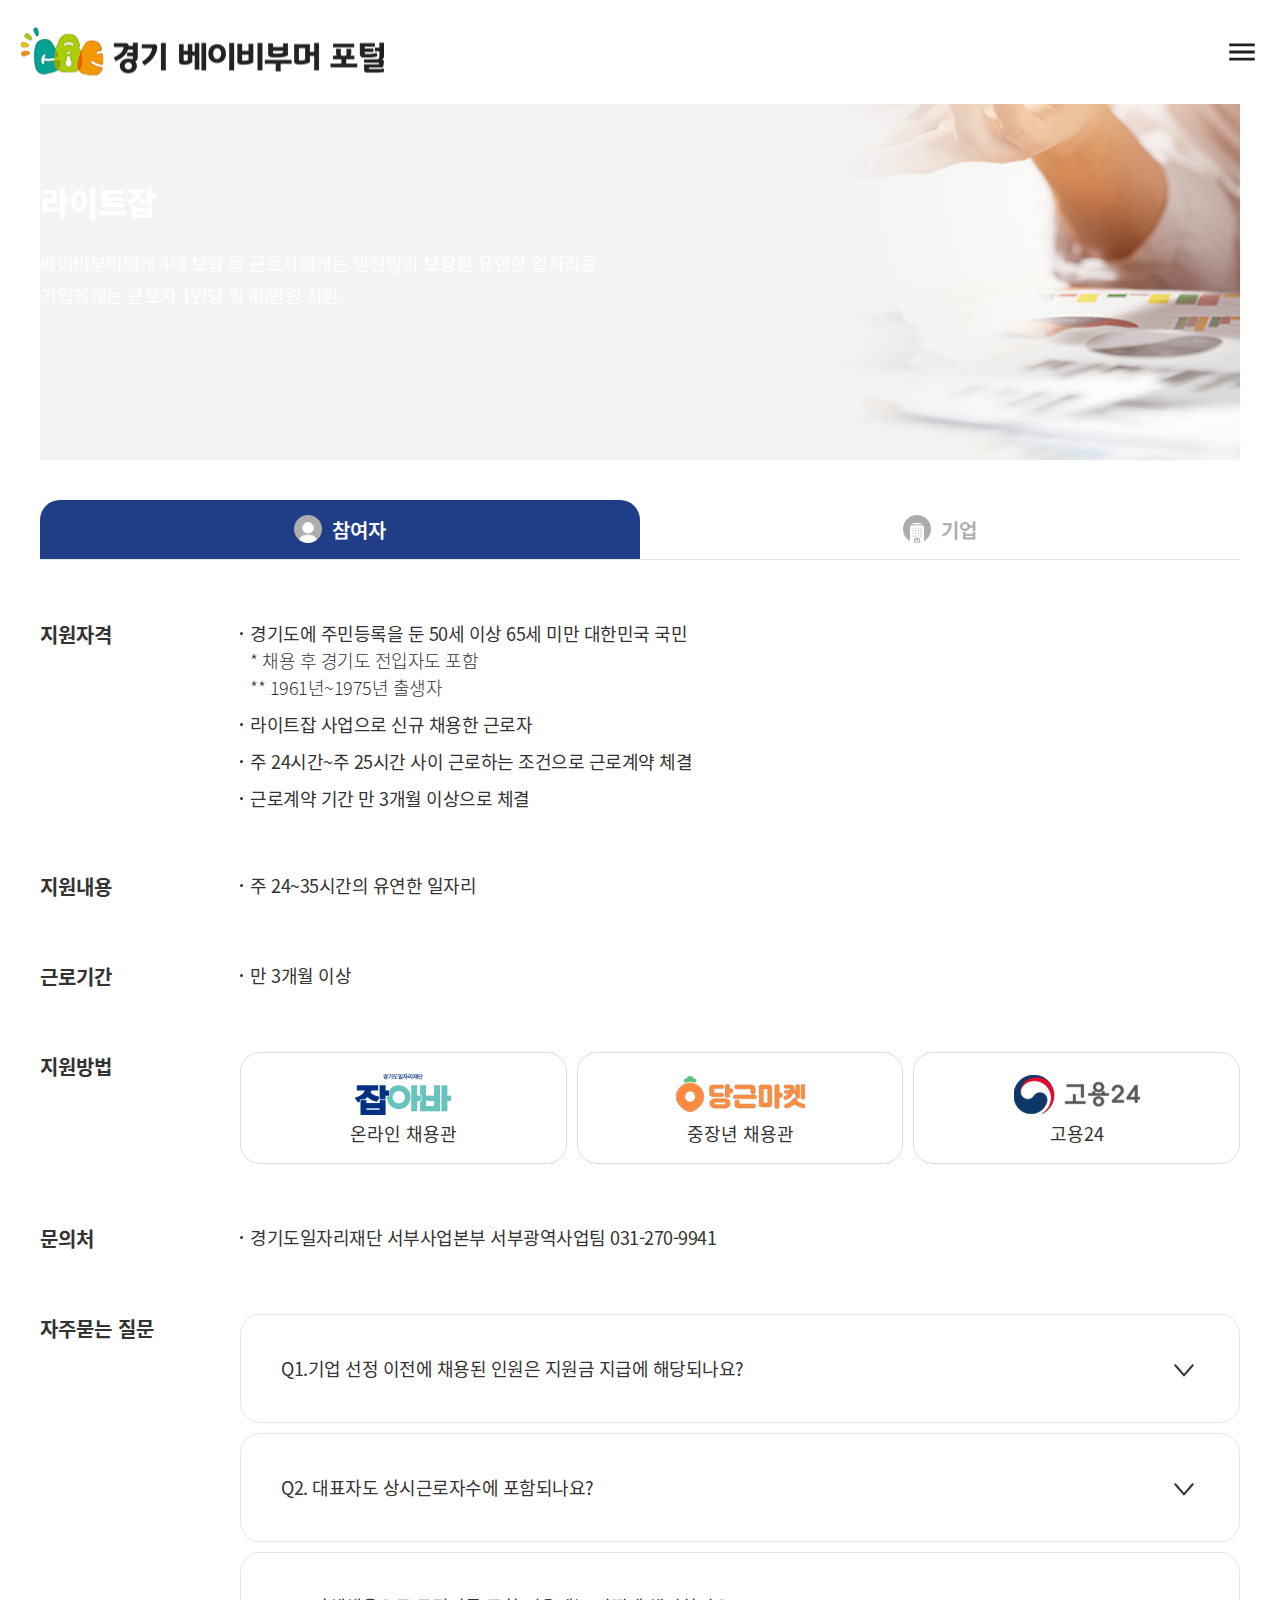
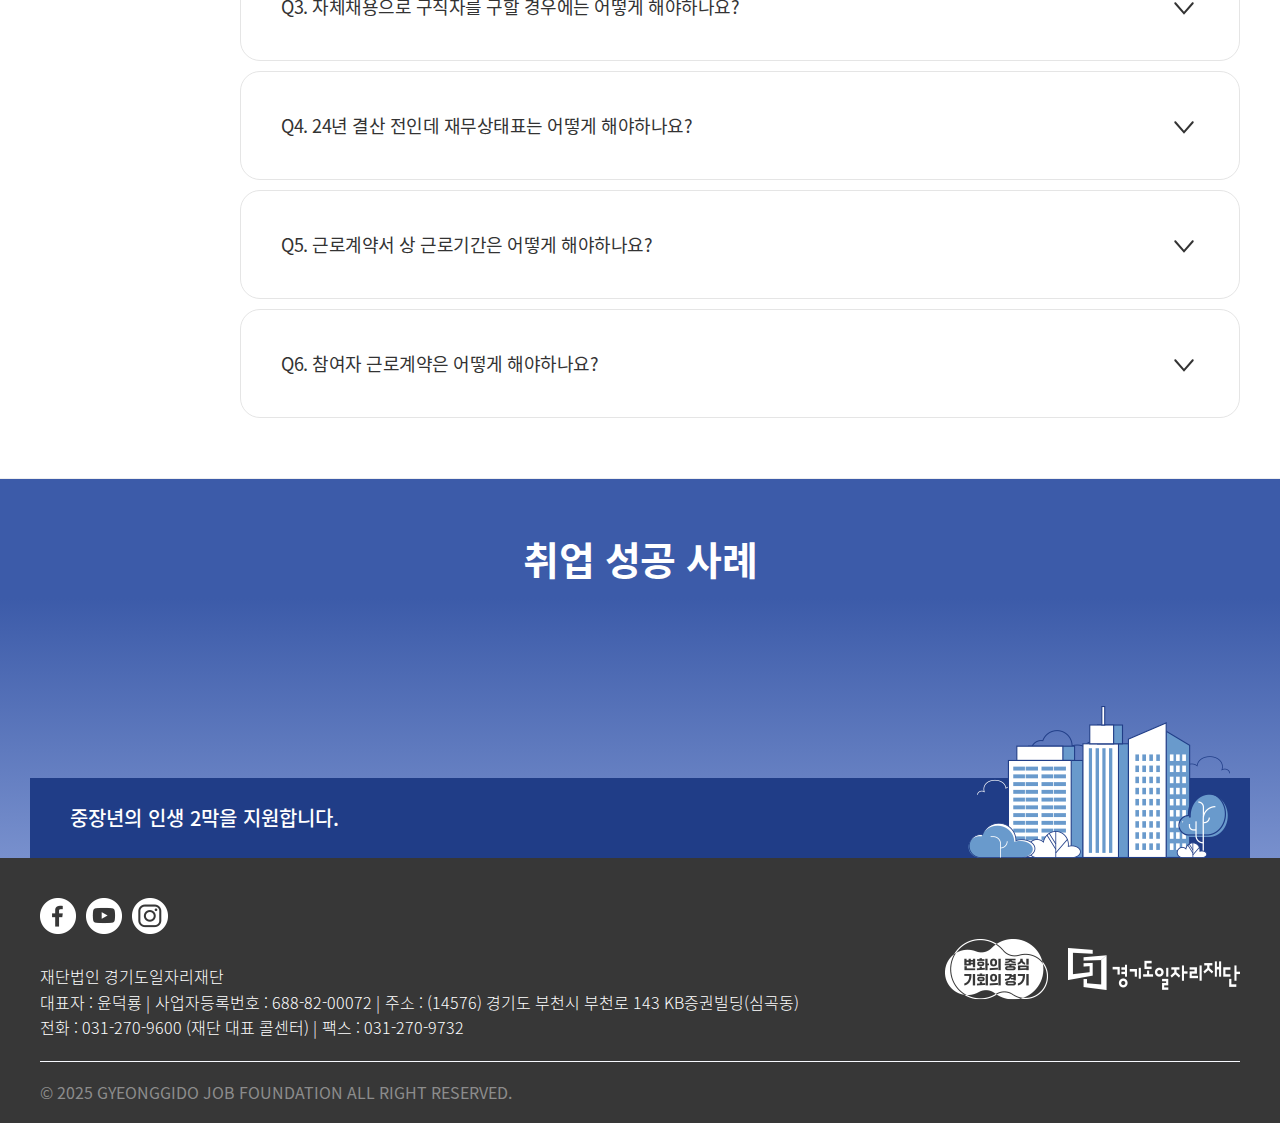
<file: baby-boomer/html/라이트잡.html>
<!DOCTYPE html>
<html lang="ko">
<head>
    <meta charset="UTF-8">
    <meta name="viewport" content="width=device-width, initial-scale=1.0">
    <link href="../css/boomer.css" type="text/css" rel="stylesheet" />
    
    <script src="https://code.jquery.com/jquery-3.6.4.min.js"></script>
    <script src="../js/run.js"></script>
    <title>경기 베이비부머 포털-라이트잡</title>
</head>
<body>
    <div class="wrapper">
        <header id="header" class="main-header dark">
            <div class="header-wrapper">
                <div class="header-inner">
                    <a href="/" class="header-logo">
                        <img src="../images/common/logo.png" alt="경기 베이비부머 포털" class="white">
                        <img src="../images/common/logo_black.png" alt="경기 베이비부머 포털" class="black">
                    </a>
                    <nav id="gnb">
                        <div class="gnb-list-wrap">
                            <ul class="gnb-list">
                                <li>
                                    <div class="gnb-1depth">
                                        <a href="/">
                                            <span>라이트잡</span>
                                        </a>
                                    </div>
                                </li>
                                <li>
                                    <div class="gnb-1depth">
                                        <a href="javscript:void(0);">
                                            <span>인턴십</span>
                                        </a>
                                    </div>
                                    
                                    <div class="gnb-2depth">
                                        <ul class="gnb-2depth-list">
                                            <li>
                                                 <a href="/">
                                                    <span>기업근무형 인턴십</span>
                                                </a>
                                            </li>
                                            <li>
                                                 <a href="/">
                                                    <span>컨설팅형 인턴십</span>
                                                </a>
                                            </li>
                                        </ul>
                                       
                                    </div>
                                </li>
                                <li>
                                    <div class="gnb-1depth">
                                        <a href="/">
                                            <span>인턴캠프</span>
                                        </a>
                                    </div>
                                </li>
                                <li>
                                    <div class="gnb-1depth">
                                        <a href="/">
                                            <span>사회공헌활동지원</span>
                                        </a>
                                    </div>
                                </li>
                            </ul>
                        </div>
                    </nav>
                    <div class="header-units-box">
                        <ul class="header-units">
                            <li>
                                <button type="button" class="btn"><i class="svg-icon ico-home right"></i>홈</button>
                            </li>
                            <li>
                                <button type="button" class="btn"><i class="svg-icon ico-star right"></i>즐겨찾기 추가</button>
                            </li>
                            <li class="header-units-mobile">
                                <button type="button" class="btn" id="mobileMenuBtn">
                                    <i class="svg-icon ico-menu default"></i><span class="aria-hidden">모바일 메뉴</span>
                                    <i class="svg-icon ico-close close"></i><span class="aria-hidden">메뉴 닫기</span>
                                </button>
                            </li>
                        </ul>
                    </div>
                </div>
            </div>
        </header>
        <main id="boomer">
            <section class="boomer-top">
                <div class="inner container-lg">
                    <div class="boomer-top-wrap">
                        <div class="boomer-img">
                            <picture>
                                <img src="../images/main/sub01_top_img01.png" alt="라이트잡" class="img-pc">
                                <img src="../images/main/sub01_top_img02.png" alt="라이트잡" class="img-mo">
                            </picture>
                        </div>
                        <div class="boomer-tit-wrap">
                            <div class="boomer-tit">
                                <h2 class="tit">라이트잡</h2>
                                <p class="txt">
                                    베이비부머에게 4대 보험 등 근로자에게는 안전망이 보장된 유연한 일자리를,<br>기업에게는 근로자 1인당 월 40만원 지원
                                </p>
                            </div>
                        </div>
                        
                    </div>
                </div>
            </section>

            <section class="boomer-info mt40">
                <div class="inner container-lg">
                    <div class="tab-container">
                        <ul class="tab-list full" role="tablist">
                            <li role="presentation">
                                <button class="btn-tab active" id="tabmenu01-tab" role="tab" data-tab="1" aria-selected="true" aria-controls="tabmenu01" tabindex="0"><i class="tab-ico menu01"></i>참여자</button>
                            </li>
                            <li role="presentation">
                                <button class="btn-tab" id="tabmenu02-tab" role="tab" data-tab="2" aria-selected="false" aria-controls="tabmenu02" tabindex="-1"><i class="tab-ico menu02"></i>기업</button>
                            </li>
                        </ul>
                        <div class="tab-cont-wrap">
                             <div id="tabmenu01" class="tab-cont active" role="tabpanel" aria-labelledby="tabmenu01-tab" tabindex="0">
                                <div class="info-list">
                                    <div class="info-list-item">
                                        <div class="info-tit">
                                            <p>지원자격</p>
                                        </div>
                                        <div class="info-box">
                                            <ul class="list-type">
                                                <li>경기도에 주민등록을 둔 50세 이상 65세 미만 대한민국 국민
                                                    <ul>
                                                        <li>* 채용 후 경기도 전입자도 포함</li>
                                                        <li>** 1961년~1975년 출생자</li>
                                                    </ul>
                                                </li>
                                                <li>라이트잡 사업으로 신규 채용한 근로자</li>
                                                <li>주 24시간~주 25시간 사이 근로하는 조건으로 근로계약 체결</li>
                                                <li>근로계약 기간 만 3개월 이상으로 체결</li>
                                            </ul>
                                        </div>
                                    </div>
                                    <div class="info-list-item">
                                        <div class="info-tit">
                                            <p>지원내용</p>
                                        </div>
                                        <div class="info-box">
                                            <ul class="list-type">
                                                <li>주 24~35시간의 유연한 일자리</li>
                                            </ul>
                                        </div>
                                    </div>
                                     <div class="info-list-item">
                                        <div class="info-tit">
                                            <p>근로기간</p>
                                        </div>
                                        <div class="info-box">
                                            <ul class="list-type">
                                                <li>만 3개월 이상</li>
                                            </ul>
                                        </div>
                                    </div>
                                    <div class="info-list-item">
                                        <div class="info-tit">
                                            <p>지원방법</p>
                                        </div>
                                        <div class="info-box">
                                            <div class="site-list-wrap">
                                                <div class="site-item">
                                                    <div class="site-logo">
                                                        <picture>
                                                            <img src="../images/main/site_logo01.png" alt="잡아바">
                                                        </picture>
                                                        <p class="site-tit">온라인 채용관</p>
                                                    </div>
                                                </div>
                                                <div class="site-item">
                                                    <div class="site-logo">
                                                        <picture>
                                                            <img src="../images/main/site_logo02.png" alt="당근마켓">
                                                        </picture>
                                                        <p class="site-tit">중장년 채용관</p>
                                                    </div>
                                                </div>
                                                <div class="site-item">
                                                    <div class="site-logo">
                                                        <picture>
                                                            <img src="../images/main/site_logo03.png" alt="고용24">
                                                        </picture>
                                                        <p class="site-tit">고용24</p>
                                                    </div>
                                                </div>
                                            </div>
                                        </div>
                                    </div>
                                    <div class="info-list-item">
                                        <div class="info-tit">
                                            <p>문의처</p>
                                        </div>
                                        <div class="info-box">
                                            <ul class="list-type">
                                                <li>경기도일자리재단 서부사업본부 서부광역사업팀 031-270-9941</li>
                                            </ul>
                                        </div>
                                    </div>
                                    <div class="info-list-item">
                                        <div class="info-tit">
                                            <p>자주묻는 질문</p>
                                        </div>
                                        <div class="info-box">
                                            <div class="accordion-container">
                                                <div class="accordion-item">
                                                    <div class="accordion-menu">Q1.기업 선정 이전에 채용된 인원은 지원금 지급에 해당되나요? <i class="svg-icon ico-arrow"><span class="aria-hidden">버튼</span></i></div>
                                                    <div class="accordion-cont">
                                                        <p>사업 선정 후 채용된 근로자부터 지원금 지금 대상입니다.</p>
                                                    </div>
                                                </div>
                                                <div class="accordion-item">
                                                    <div class="accordion-menu">Q2. 대표자도 상시근로자수에 포함되나요?<i class="svg-icon ico-arrow"><span class="aria-hidden">버튼</span></i></div>
                                                    <div class="accordion-cont">
                                                        <p>대표자는 상시근로자수에 포함되지 않습니다.</p>
                                                    </div>
                                                </div> 
                                                <div class="accordion-item">
                                                    <div class="accordion-menu">Q3. 자체채용으로 구직자를 구할 경우에는 어떻게 해야하나요?<i class="svg-icon ico-arrow"><span class="aria-hidden">버튼</span></i></div>
                                                    <div class="accordion-cont">
                                                        <p>자체채용 하실 구직자도 참여자 모집에 지원하셔야 합니다.</p>
                                                    </div>
                                                </div> 
                                                <div class="accordion-item">
                                                    <div class="accordion-menu">Q4. 24년 결산 전인데 재무상태표는 어떻게 해야하나요?<i class="svg-icon ico-arrow"><span class="aria-hidden">버튼</span></i></div>
                                                    <div class="accordion-cont">
                                                        <p>23년 결산 재무상태표 기준으로 입력하시고 첨부 하시면 됩니다.</p>
                                                    </div>
                                                </div> 
                                                <div class="accordion-item">
                                                    <div class="accordion-menu">Q5. 근로계약서 상 근로기간은 어떻게 해야하나요?<i class="svg-icon ico-arrow"><span class="aria-hidden">버튼</span></i></div>
                                                    <div class="accordion-cont">
                                                        <p>채용 시 정규직, 계약직 모두 무관하며, 근로계약서상 인턴십 기간은 반드시 표기되어야 합니다.<br> ex 2025.06.01 ~ 2025.08.30</p>
                                                    </div>
                                                </div> 
                                                <div class="accordion-item">
                                                    <div class="accordion-menu">Q6. 참여자 근로계약은 어떻게 해야하나요?<i class="svg-icon ico-arrow"><span class="aria-hidden">버튼</span></i></div>
                                                    <div class="accordion-cont">
                                                        <p></p>
                                                    </div>
                                                </div> 
                                            </div>

                                        </div>
                                    </div>
                                </div>
                            </div>

                            <div id="tabmenu02" class="tab-cont" role="tabpanel" aria-labelledby="tabmenu02-tab" tabindex="-1">
                                <div class="info-list">
                                    <div class="info-list-item">
                                        <div class="info-tit">
                                            <p>지원자격</p>
                                        </div>
                                        <div class="info-box">
                                            <ul class="list-type">
                                                <li>채용하는 사업장 소재지 또는 채용자 주 근무장소가 경기도인 기업</li>
                                                <li>고용보험 피보험 근로자 1인 이상인 기업</li>
                                                <li>2025년 1월 1일 이후 정리해고 등 인위적 감원 사실이 없는 기업</li>
                                                <li>참여 제외대상에 해당하지 않는 기업 </li>
                                            </ul>
                                        </div>
                                    </div>
                                    <div class="info-list-item">
                                        <div class="info-tit">
                                            <p>지원내용</p>
                                        </div>
                                        <div class="info-box">
                                            <ul class="list-type">
                                                <li>신규 채용 1인당 월 40만원 기업에 지원
                                                    <ul>
                                                        <li>- 지원금 신청 : 매 홀수 달 (5,7,9,11월) 10일까찌 지원금 신청</li>
                                                        <li>- 지원금 지급시기 : 지원금 신청일이 속한 달 말일~ 익월 초</li>
                                                    </ul>
                                                </li>
                                            </ul>
                                        </div>
                                    </div>
                                    <div class="info-list-item">
                                        <div class="info-tit">
                                            <p>근로자 채용</p>
                                        </div>
                                        <div class="info-box">
                                            <div class="site-list-wrap type02">
                                                <div class="site-item">
                                                    <div class="site-logo">
                                                        <picture>
                                                            <img src="../images/main/site_logo01.png" alt="잡아바">
                                                        </picture>
                                                    </div>
                                                    <ul class="list-type">
                                                        <li>선정 기업 대상 잡아바 온라인 채용관, 잡아드림(앱)에 채용 공고 게시</li>
                                                    </ul>
                                                </div>
                                                <div class="site-item">
                                                    <div class="site-logo">
                                                        <picture>
                                                            <img src="../images/main/site_logo02.png" alt="당근마켓">
                                                        </picture>
                                                    </div>
                                                    <ul class="list-type">
                                                        <li>당근알바(앱)에 한달간 무료 채용공고 등록 가능</li>
                                                    </ul>
                                                </div>
                                                <div class="site-item">
                                                    <div class="site-logo">
                                                        <picture>
                                                            <img src="../images/main/site_logo03.png" alt="고용24">
                                                        </picture>
                                                    </div>
                                                    <ul class="list-type">
                                                        <li>사업 참여 신청 시 고용24 등록 허용 동의  기업 대상 등록</li>
                                                    </ul>
                                                </div>
                                                <div class="site-item">
                                                    <div class="site-logo">
                                                        <picture>
                                                            <img src="../images/main/site_logo04.png" alt="기타">
                                                        </picture>
                                                    </div>
                                                    <ul class="list-type">
                                                        <li>민간채용플랫폼 등 기타 수단을 활용한 자율 채용 가능</li>
                                                        <li>경기도일자리재단 직업상담사를 통한 구직자 매칭 서비스 제공</li>
                                                    </ul>
                                                </div>
                                            </div>
                                        </div>
                                    </div>
                                    <div class="info-list-item">
                                        <div class="info-tit">
                                            <p>신청방법</p>
                                        </div>
                                        <div class="info-box">
                                            <div class="site-list-wrap type02">
                                                <div class="site-item">
                                                    <div class="site-logo">
                                                        <a href="">
                                                            <picture>
                                                                <img src="../images/main/site_logo05.png" alt="잡아바 어플라이">
                                                            </picture>
                                                        </a>
                                                    </div>
                                                    <ul class="list-type type02">
                                                        <li>잡아바 어플라이 접속</li>
                                                        <li>통합회원가입 </li>
                                                        <li>검색창에 ‘베이비부머 라이트잡’ 입력 후 선택</li>
                                                        <li>참가자격 및 공고문 확인</li>
                                                        <li>신청서 작성 및 증빙서류 첨부 후 제출</li>
                                                        <li class="list-tip">우편,방문, 메일접수 등 불가</li>
                                                    </ul>
                                                </div>
                                                <div class="site-item">
                                                    <div class="site-logo">
                                                        <a href="">
                                                              <picture>
                                                                <img src="../images/main/site_logo02.png" alt="당근마켓">
                                                            </picture>
                                                        </a>                                                      
                                                    </div>
                                                    <ul class="list-type type02">
                                                        <li>당근 앱 설치</li>
                                                        <li>나의 당근</li>
                                                        <li>알바</li>
                                                        <li>경기도 라이트잡 일자리 배너 클릭</li>
                                                        <li>사업신청서 제출</li>
                                                    </ul>
                                                </div>                                                
                                            </div>
                                        </div>
                                    </div>
                                    <div class="info-list-item">
                                        <div class="info-tit">
                                            <p>문의처</p>
                                        </div>
                                        <div class="info-box">
                                            <ul class="list-type">
                                                <li>경기도일자리재단 서부사업본부 서부광역사업팀 031-270-9941</li>
                                            </ul>
                                        </div>
                                    </div>
                                    <div class="info-list-item">
                                        <div class="info-cont-img">
                                            <picture>
                                                <img src="../images/main/sample_img01.jpg" alt="">
                                            </picture>
                                        </div>                                        
                                    </div>
                                    <div class="info-list-item">
                                        <div class="info-tit">
                                            <p>자주묻는 질문</p>
                                        </div>
                                        <div class="info-box">
                                            <div class="accordion-container">
                                                <div class="accordion-item">
                                                    <div class="accordion-menu">Q1.기업 선정 이전에 채용된 인원은 지원금 지급에 해당되나요? <i class="svg-icon ico-arrow"><span class="aria-hidden">버튼</span></i></div>
                                                    <div class="accordion-cont">
                                                        <p>사업 선정 후 채용된 근로자부터 지원금 지금 대상입니다.</p>
                                                    </div>
                                                </div>
                                                <div class="accordion-item">
                                                    <div class="accordion-menu">Q2. 대표자도 상시근로자수에 포함되나요?<i class="svg-icon ico-arrow"><span class="aria-hidden">버튼</span></i></div>
                                                    <div class="accordion-cont">
                                                        <p>대표자는 상시근로자수에 포함되지 않습니다.</p>
                                                    </div>
                                                </div> 
                                                <div class="accordion-item">
                                                    <div class="accordion-menu">Q3. 자체채용으로 구직자를 구할 경우에는 어떻게 해야하나요?<i class="svg-icon ico-arrow"><span class="aria-hidden">버튼</span></i></div>
                                                    <div class="accordion-cont">
                                                        <p>자체채용 하실 구직자도 참여자 모집에 지원하셔야 합니다.</p>
                                                    </div>
                                                </div> 
                                                <div class="accordion-item">
                                                    <div class="accordion-menu">Q4. 24년 결산 전인데 재무상태표는 어떻게 해야하나요?<i class="svg-icon ico-arrow"><span class="aria-hidden">버튼</span></i></div>
                                                    <div class="accordion-cont">
                                                        <p>23년 결산 재무상태표 기준으로 입력하시고 첨부 하시면 됩니다.</p>
                                                    </div>
                                                </div> 
                                                <div class="accordion-item">
                                                    <div class="accordion-menu">Q5. 근로계약서 상 근로기간은 어떻게 해야하나요?<i class="svg-icon ico-arrow"><span class="aria-hidden">버튼</span></i></div>
                                                    <div class="accordion-cont">
                                                        <p>채용 시 정규직, 계약직 모두 무관하며, 근로계약서상 인턴십 기간은 반드시 표기되어야 합니다.<br> ex 2025.06.01 ~ 2025.08.30</p>
                                                    </div>
                                                </div> 
                                                <div class="accordion-item">
                                                    <div class="accordion-menu">Q6. 참여자 근로계약은 어떻게 해야하나요?<i class="svg-icon ico-arrow"><span class="aria-hidden">버튼</span></i></div>
                                                    <div class="accordion-cont">
                                                        <p></p>
                                                    </div>
                                                </div> 
                                            </div>

                                        </div>
                                    </div>
                                    
                                </div>
                            </div>
                        </div>
                       
                    </div>
                </div>
            </section>

            <section class="boomer-story">
                <div class="inner container-lg">
                    
                     <div class="accordion-container type02">
                        <div class="accordion-tit">
                            <h2>취업 성공 사례</h2>
                        </div>
                        <div class="accordion-item mt20">
                            <div class="accordion-menu"><strong>[취업성공사례 인터뷰]</strong> 라이트잡 60대에 새로운 날개를 달다! <span>홍길동님</span> <button class="accordion-btn"></button></div>
                            <div class="accordion-cont">
                                <div class="accordion-img-wrap">
                                    <div class="accordion-img">
                                        <picture>
                                            <img src="../images/main/story_tit01.png" alt="취업성공사례" class="img-pc">
                                            <img src="../images/main/story_tit02.png" alt="취업성공사례" class="img-mo">
                                        </picture>
                                    </div>
                                    <div class="accordion-txt-wrap">
                                        <div class="accordion-txt">
                                            <span class="txt01">취업성공사례 인터뷰</span>
                                            <p class="txt02">경험에서 전략으로 : 조강재<br> 소프트제국 기획마케팅사업본부 인터뷰</p>
                                            <p class="txt03">"내일은 내 삶의 에너지입니다." 실전형 기획자의 도전기</p>
                                        </div>
                                    </div>
                                </div>
                                <div class="accordion-info-wrap">
                                    <div class="accordion-info-item">
                                        <div class="info-cont">                                            
                                            <p class="info-txt">
                                                디지털 전환이 가속화되는 시대, 실무에 강한 전략가로서 현장을 누비는 이들이 있다. 조강재 소프트제국 기획마케팅사업본부 책임 역시 그중 한 사람이다.
                                                정책 기획과 문화 콘텐츠 분야에서의 오랜 경력을 바탕으로, 그는 지금, 시장을 읽고 기회를 제안서로 설계하는 실전형 기획자의 길을 걷고 있다.
                                            </p>
                                            <p class="info-tit mt20">실무 중심의 기획, ‘현장’에서 배우다</p>
                                            <p class="info-txt">
                                                그는 영업 전략 수립, 제안서 작성, 고객 커뮤니케이션, 홍보 콘텐츠 기획까지 마케팅 전반을 책임지고 있다. 고객과 기업을 연결하는 핵심 접점에서, 기획력은 그저 
                                                아이디어 차원이 아니라 성과로 증명되어야 한다.<br><br>
                                                “고객의 니즈를 정확히 파악하고, 그에 맞는 솔루션을 설계하는 과정이 가장 어렵지만 보람도 큽니다. 시장 조사와 지속적인 커뮤니케이션이 결국 설득력 있는
                                                제안으로 이어지죠.” 조강재는 기획자의 역량으로 ‘영업 전략적 사고’, ‘제안서 구성력’, 그리고 ‘고객 대응 커뮤니케이션’을 꼽는다. 여기에 디지털 툴 활용 역시
                                                중요한 무기다. 그는 노션, 워드프레스, 미리캔버스, 메일침프 등을 적극 활용해 콘텐츠를 기획하고, 실무 효율을 높이고 있다.
                                            </p>
                                        </div>
                                    </div>
                                    <div class="accordion-info-item">
                                        <div class="info-img">
                                            <picture>
                                                <img src="../images/main/stroy01_img01.png" alt="라이트잡으로 다시 흐름을 타다">
                                            </picture>
                                        </div>
                                        <div class="info-cont for-pc">
                                            <p class="info-tit">‘라이트잡’으로 다시 흐름을 타다</p>
                                            <p class="info-txt">
                                                그가 현재의 자리에 이르게 된 계기는 ‘라이트잡’을 통한 취업이었다. 지인의 소개로
                                                이 프로그램을 알게 되었고, 기업과의 매칭을 통해 새로운 기회를 잡았다.<br>
                                                실제 현장에서 성과를 내며 일하는 과정을 통해 그는 삶의 리듬과 보람을 다시
                                                찾았다고 말한다.<br><br>
                                                “취업을 준비하며, 직무와 관련된 성과 중심으로 경력을 구성했습니다.<br>
                                                다양한 기관과 협업하며 실제 수주 경험이 있었기에, 이 부분을 강조했고 
                                                면접에서는 문제 해결력과 영업 감각을 보여드렸죠.”<br><br>
                                                조강재는 취업 후 가장 달라진 점으로 ‘자신감’과 ‘에너지’를 꼽는다.<br>
                                                구체적인 결과를 만들어내며 얻는 성취감은, 삶의 목적의식을 더욱 뚜렷하게 
                                                만들어주었다고.
                                            </p>
                                        </div>
                                    </div>
                                    <div class="accordion-info-item ch-order">
                                        <div class="info-img">
                                            <picture>
                                                <img src="../images/main/stroy01_img02.png" alt="조강재만의 강점, 그리고 다음 도전">
                                            </picture>
                                        </div>
                                        <div class="info-cont">
                                            <p class="info-tit">조강재만의 강점, 그리고 다음 도전</p>
                                            <p class="info-txt">
                                                조강재는 본인만의 강점으로 <span>“요구를 전략화하여 실현시키는 기획력과 
                                                실무에서 체득한 설득력 있는 커뮤니케이션”</span>을 꼽는다.<br>
                                                그는 투명한 소통을 위해 노션 기반 정보 공유와 대면 회의를 병행하며, 다른
                                                부서와도 고객 중심 관점에서 협업하고 있다.<br><br>
                                                앞으로 그는 ‘누구나 쉽게 고객과 연결될 수 있는 디지털 영업 플랫폼’을 
                                                기획하고자 한다.  공공과 민간을 아우르는 시장 개척 역시 그의 도전 과제 중 
                                                하나다. “경험은 여전히 무기입니다. 실무와 현장의 니즈를 이해하고 제안할 수
                                                있는 능력은 나이가 들수록 깊어집니다. 두려움보다 실행이 중요하다고 
                                                생각합니다.”<br><br>
                                                마지막으로, 그는 이렇게 말한다. <span>“일이란 내 인생에서 ‘에너지’입니다.</span><br>
                                                성취감과 책임감이 저를 살아 있게 만듭니다. 그리고 저는 50대 이후에도 여전히 
                                                성과를 만들어내며 사회에 기여할 수 있다는 것을 몸소 증명해보이고 싶습니다.
                                                <span>라이트잡은 그 출발점이었습니다.”</span>
                                            </p>
                                        </div>
                                    </div>
                                </div>

                            </div>
                        </div>
                        <div class="accordion-item">
                            <div class="accordion-menu"><strong>[취업성공사례 인터뷰]</strong> 라이트잡 60대에 새로운 날개를 달다! <span>홍길동님</span> <button class="accordion-btn"></button></div>
                            <div class="accordion-cont">
                                <div class="accordion-img-wrap">
                                    <div class="accordion-img">
                                        <picture>
                                            <img src="../images/main/story_tit01.png" alt="취업성공사례" class="img-pc">
                                            <img src="../images/main/story_tit02.png" alt="취업성공사례" class="img-mo">
                                        </picture>
                                    </div>
                                    <div class="accordion-txt-wrap">
                                        <div class="accordion-txt">
                                            <span class="txt01">취업성공사례 인터뷰</span>
                                            <p class="txt02">경험에서 전략으로 : 조강재<br> 소프트제국 기획마케팅사업본부 인터뷰</p>
                                            <p class="txt03">"내일은 내 삶의 에너지입니다." 실전형 기획자의 도전기</p>
                                        </div>
                                    </div>
                                </div>
                                <div class="accordion-info-wrap">
                                    <div class="accordion-info-item">
                                        <div class="info-cont">                                            
                                            <p class="info-txt">
                                                디지털 전환이 가속화되는 시대, 실무에 강한 전략가로서 현장을 누비는 이들이 있다. 조강재 소프트제국 기획마케팅사업본부 책임 역시 그중 한 사람이다.
                                                정책 기획과 문화 콘텐츠 분야에서의 오랜 경력을 바탕으로, 그는 지금, 시장을 읽고 기회를 제안서로 설계하는 실전형 기획자의 길을 걷고 있다.
                                            </p>
                                            <p class="info-tit mt20">실무 중심의 기획, ‘현장’에서 배우다</p>
                                            <p class="info-txt">
                                                그는 영업 전략 수립, 제안서 작성, 고객 커뮤니케이션, 홍보 콘텐츠 기획까지 마케팅 전반을 책임지고 있다. 고객과 기업을 연결하는 핵심 접점에서, 기획력은 그저 
                                                아이디어 차원이 아니라 성과로 증명되어야 한다.<br><br>
                                                “고객의 니즈를 정확히 파악하고, 그에 맞는 솔루션을 설계하는 과정이 가장 어렵지만 보람도 큽니다. 시장 조사와 지속적인 커뮤니케이션이 결국 설득력 있는
                                                제안으로 이어지죠.” 조강재는 기획자의 역량으로 ‘영업 전략적 사고’, ‘제안서 구성력’, 그리고 ‘고객 대응 커뮤니케이션’을 꼽는다. 여기에 디지털 툴 활용 역시
                                                중요한 무기다. 그는 노션, 워드프레스, 미리캔버스, 메일침프 등을 적극 활용해 콘텐츠를 기획하고, 실무 효율을 높이고 있다.
                                            </p>
                                        </div>
                                    </div>
                                    <div class="accordion-info-item">
                                        <div class="info-img">
                                            <picture>
                                                <img src="../images/main/stroy01_img01.png" alt="라이트잡으로 다시 흐름을 타다">
                                            </picture>
                                        </div>
                                        <div class="info-cont">
                                            <p class="info-tit">‘라이트잡’으로 다시 흐름을 타다</p>
                                            <p class="info-txt">
                                                그가 현재의 자리에 이르게 된 계기는 ‘라이트잡’을 통한 취업이었다. 지인의 소개로
                                                이 프로그램을 알게 되었고, 기업과의 매칭을 통해 새로운 기회를 잡았다.<br>
                                                실제 현장에서 성과를 내며 일하는 과정을 통해 그는 삶의 리듬과 보람을 다시
                                                찾았다고 말한다.<br><br>
                                                “취업을 준비하며, 직무와 관련된 성과 중심으로 경력을 구성했습니다.<br>
                                                다양한 기관과 협업하며 실제 수주 경험이 있었기에, 이 부분을 강조했고 
                                                면접에서는 문제 해결력과 영업 감각을 보여드렸죠.”<br><br>
                                                조강재는 취업 후 가장 달라진 점으로 ‘자신감’과 ‘에너지’를 꼽는다.<br>
                                                구체적인 결과를 만들어내며 얻는 성취감은, 삶의 목적의식을 더욱 뚜렷하게 
                                                만들어주었다고.
                                            </p>
                                        </div>
                                    </div>
                                    <div class="accordion-info-item ch-order">
                                        <div class="info-img">
                                            <picture>
                                                <img src="../images/main/stroy01_img02.png" alt="조강재만의 강점, 그리고 다음 도전">
                                            </picture>
                                        </div>
                                        <div class="info-cont">
                                            <p class="info-tit">조강재만의 강점, 그리고 다음 도전</p>
                                            <p class="info-txt">
                                                조강재는 본인만의 강점으로 <span>“요구를 전략화하여 실현시키는 기획력과 
                                                실무에서 체득한 설득력 있는 커뮤니케이션”</span>을 꼽는다.<br>
                                                그는 투명한 소통을 위해 노션 기반 정보 공유와 대면 회의를 병행하며, 다른
                                                부서와도 고객 중심 관점에서 협업하고 있다.<br><br>
                                                앞으로 그는 ‘누구나 쉽게 고객과 연결될 수 있는 디지털 영업 플랫폼’을 
                                                기획하고자 한다.  공공과 민간을 아우르는 시장 개척 역시 그의 도전 과제 중 
                                                하나다. “경험은 여전히 무기입니다. 실무와 현장의 니즈를 이해하고 제안할 수
                                                있는 능력은 나이가 들수록 깊어집니다. 두려움보다 실행이 중요하다고 
                                                생각합니다.”<br><br>
                                                마지막으로, 그는 이렇게 말한다. <span>“일이란 내 인생에서 ‘에너지’입니다.</span><br>
                                                성취감과 책임감이 저를 살아 있게 만듭니다. 그리고 저는 50대 이후에도 여전히 
                                                성과를 만들어내며 사회에 기여할 수 있다는 것을 몸소 증명해보이고 싶습니다.
                                                <span>라이트잡은 그 출발점이었습니다.”</span>
                                            </p>
                                        </div>
                                    </div>
                                </div>

                            </div>
                        </div>
                    </div>
                </div>
            </section>

            <section class="boomer-footer">
                <div class="inner container-lg">
                    <div class="boomer-footer-tit">
                        <p>중장년의 인생 2막을 지원합니다.</p>
                    </div>
                </div>
            </section>
        </main>
        <footer id="footer">
            <div class="inner container-lg">
                <div class="footer-top">
                    <div class="footer-logo">
                        <ul class="footer-logo-list">
                            <li>
                                <a href="">
                                    <img src="../images/common/footer_logo01.png" alt="변화의 중심 기회의 경기">
                                </a>
                            </li>
                            <li>
                                <a href="">
                                    <img src="../images/common/footer_logo02.png" alt="경기도일자리재단">
                                </a>
                            </li>
                        </ul>
                    </div>
                    <div class="footer-util">
                        <div class="footer-sns">
                            <ul class="footer-sns-list">
                                <li>
                                    <a href="#">
                                        <img src="../images/common/icon_face.png" alt="페이스북">
                                    </a>
                                </li>
                                <li>
                                    <a href="#">
                                        <img src="../images/common/icon_yt.png" alt="유튜브">
                                    </a>
                                </li>
                                <li>
                                    <a href="#">
                                        <img src="../images/common/icon_ins.png" alt="인스타">
                                    </a>
                                </li>
                            </ul>
                        </div>
                        <div class="footer-addr">
                            <p>재단법인 경기도일자리재단</p>
                            <ul>
                                <li>대표자 : 윤덕룡 |</li>
                                <li>사업자등록번호 : 688-82-00072 |</li>
                                <li>주소 : (14576) 경기도 부천시 부천로 143 KB증권빌딩(심곡동)</li>
                            </ul>
                            <ul>
                                <li>전화 : 031-270-9600 (재단 대표 콜센터) |</li>
                                <li>팩스 : 031-270-9732</li>
                            </ul>
                        </div>
                    </div>
                </div>
                
                <div class="footer-bottom">
                    <p class="copyright">© 2025 GYEONGGIDO JOB FOUNDATION ALL RIGHT RESERVED.</p>
                </div>
            </div>
        </footer>

    </div>
</body>
</html>
</file>
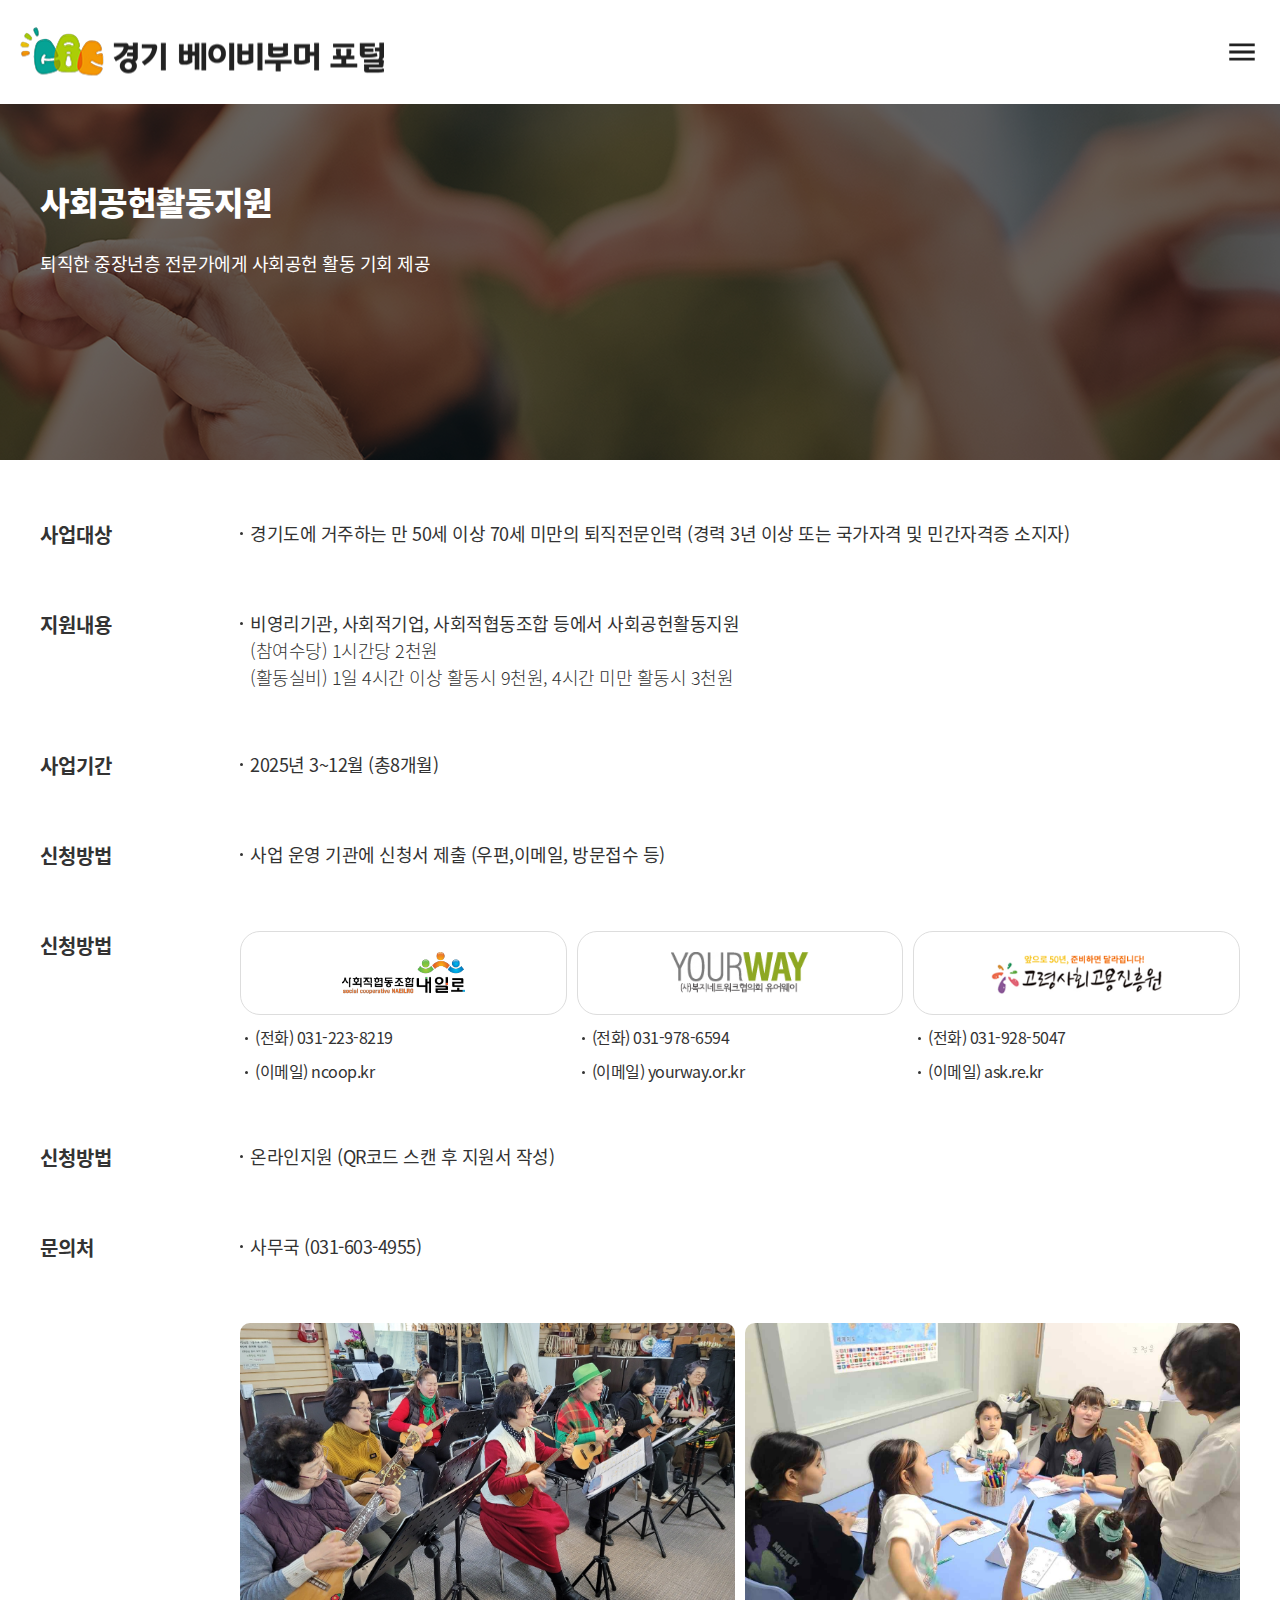
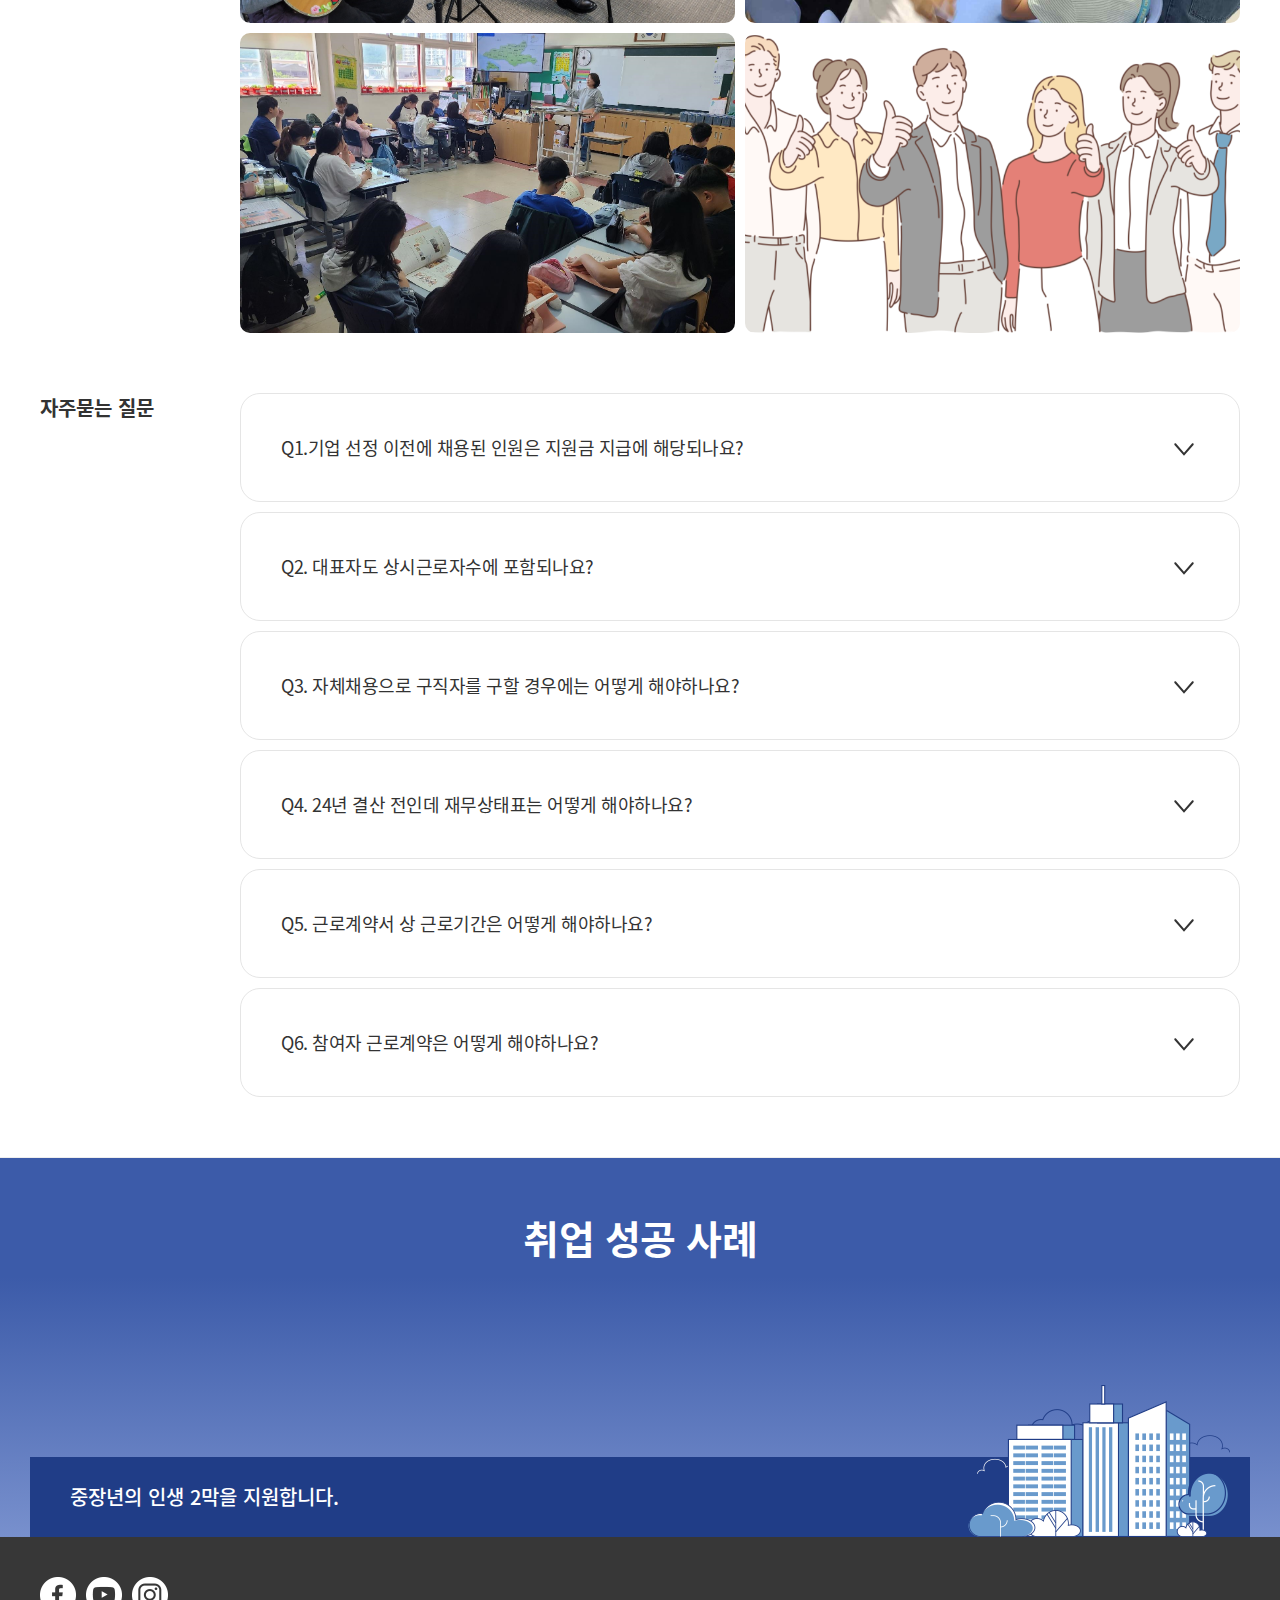
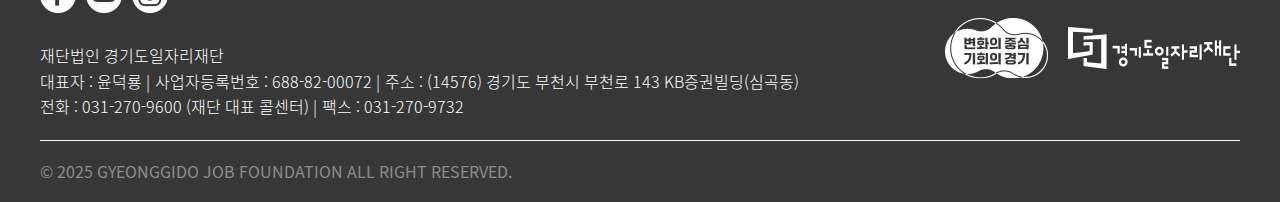
<file: baby-boomer/html/사회공헌활동지원.html>
<!DOCTYPE html>
<html lang="ko">
<head>
    <meta charset="UTF-8">
    <meta name="viewport" content="width=device-width, initial-scale=1.0">
    <link href="../css/boomer.css" type="text/css" rel="stylesheet" />
    <link rel="stylesheet" href="https://cdn.jsdelivr.net/npm/swiper@11/swiper-bundle.min.css" />
    
    <script src="https://code.jquery.com/jquery-3.6.4.min.js"></script>
    <script src="https://cdn.jsdelivr.net/npm/swiper@11/swiper-bundle.min.js"></script>
    <script src="../js/run.js"></script>
    <title>경기 베이비부머 포털-사회공헌활동지원</title>
</head>
<body>
    <div class="wrapper">
        <header id="header" class="main-header dark">
            <div class="header-wrapper">
                <div class="header-inner">
                    <a href="./main.html" class="header-logo">
                        <img src="../images/common/logo.png" alt="경기 베이비부머 포털" class="white">
                        <img src="../images/common/logo_black.png" alt="경기 베이비부머 포털" class="black">
                    </a>
                    <nav id="gnb">
                        <div class="gnb-list-wrap">
                            <ul class="gnb-list">
                                <li>
                                    <div class="gnb-1depth">
                                        <a href="./라이트잡.html">
                                            <span>라이트잡</span>
                                        </a>
                                    </div>
                                </li>
                                <li>
                                    <div class="gnb-1depth">
                                        <a href="javascript:void(0)">
                                            <span>인턴십</span>
                                        </a>
                                    </div>
                                    
                                    <div class="gnb-2depth">
                                        <ul class="gnb-2depth-list">
                                            <li>
                                                 <a href="./인턴십(기업근무형).html">
                                                    <span>기업근무형 인턴십</span>
                                                </a>
                                            </li>
                                            <li>
                                                 <a href="./인턴십(컨설팅형).html">
                                                    <span>컨설팅형 인턴십</span>
                                                </a>
                                            </li>
                                        </ul>
                                       
                                    </div>
                                </li>
                                <li>
                                    <div class="gnb-1depth">
                                        <a href="./인턴캠프.html">
                                            <span>인턴캠프</span>
                                        </a>
                                    </div>
                                </li>
                                <li>
                                    <div class="gnb-1depth">
                                        <a href="./사회공헌활동지원.html">
                                            <span>사회공헌활동지원</span>
                                        </a>
                                    </div>
                                </li>
                            </ul>
                        </div>
                    </nav>
                    <div class="header-units-box">
                        <ul class="header-units">
                            <li>
                                <a href="./main.html" class="btn"><i class="svg-icon ico-home right"></i>홈</a>
                            </li>
                            <li>
                                <button type="button" class="btn bookmark"><i class="svg-icon ico-star right"></i>즐겨찾기 추가</button>
                            </li>
                            <li class="header-units-mobile">
                                <button type="button" class="btn" id="mobileMenuBtn">
                                    <i class="svg-icon ico-menu default"></i><span class="aria-hidden">모바일 메뉴</span>
                                    <i class="svg-icon ico-close close"></i><span class="aria-hidden">메뉴 닫기</span>
                                </button>
                            </li>
                        </ul>
                    </div>
                </div>
            </div>
        </header>
        <main id="boomer">
            <section class="boomer-top">
                <div class="inner">
                    <div class="boomer-top-wrap">
                        <div class="boomer-img">
                            <picture>
                                <img src="../images/main/sub_page04_pc.png" alt="사회공헌활동지원" class="img-pc">
                                <img src="../images/main/sub_page04_mo.png" alt="사회공헌활동지원" class="img-mo">
                            </picture>
                        </div>
                        <div class="boomer-tit-wrap">
                            <div class="boomer-tit container-lg">
                                <h2 class="tit">사회공헌활동지원</h2>
                                <p class="txt">
                                    퇴직한 중장년층 전문가에게 사회공헌 활동 기회 제공 
                                </p>
                            </div>
                        </div>
                        
                    </div>
                </div>
            </section>

            <section class="boomer-info mt40">
                <div class="inner container-lg">
                    <div class="boomer-info-wrap">
                        <div class="info-list">
                            <div class="info-list-item">
                                <div class="info-tit">
                                    <p>사업대상</p>
                                </div>
                                <div class="info-box">
                                    <ul class="list-type">
                                        <li>경기도에 거주하는 만 50세 이상 70세 미만의 퇴직전문인력 (경력 3년 이상 또는 국가자격 및 민간자격증 소지자)</li>
                                    </ul>
                                </div>
                            </div>
                            <div class="info-list-item">
                                <div class="info-tit">
                                    <p>지원내용</p>
                                </div>
                                <div class="info-box">
                                    <ul class="list-type">
                                        <li>비영리기관, 사회적기업,  사회적협동조합 등에서 사회공헌활동지원
                                            <ul>
                                                <li>(참여수당) 1시간당 2천원</li>
                                                <li>(활동실비) 1일 4시간 이상 활동시 9천원, 4시간 미만 활동시 3천원</li>
                                            </ul>
                                        </li>
                                    </ul>
                                </div>
                            </div>
                            <div class="info-list-item">
                                <div class="info-tit">
                                    <p>사업기간</p>
                                </div>
                                <div class="info-box">
                                    <ul class="list-type">
                                        <li>2025년 3~12월 (총8개월)</li>
                                    </ul>
                                </div>
                            </div>
                            <div class="info-list-item">
                                <div class="info-tit">
                                    <p>신청방법</p>
                                </div>
                                <div class="info-box">
                                    <ul class="list-type">
                                        <li>사업 운영 기관에 신청서 제출 (우편,이메일, 방문접수 등)</li>
                                    </ul>
                                </div>
                            </div>
                             <div class="info-list-item">
                                <div class="info-tit">
                                    <p>신청방법</p>
                                </div>
                                <div class="info-box">
                                    <div class="site-list-wrap type02">
                                        <div class="site-item">
                                            <div class="site-logo">
                                                <a href="">
                                                    <picture>
                                                        <img src="../images/main/site_logo06.png" alt="사회직협동조합 내일로">
                                                    </picture>
                                                </a>
                                            </div>
                                            <ul class="list-type">
                                                <li>(전화) 031-223-8219</li>
                                                <li>(이메일) ncoop.kr </li>
                                            </ul>
                                        </div>
                                        <div class="site-item">
                                            <div class="site-logo">
                                                <a href="">
                                                        <picture>
                                                        <img src="../images/main/site_logo07.png" alt="복지네트워크협의회 유어웨이">
                                                    </picture>
                                                </a>                                                      
                                            </div>
                                            <ul class="list-type">
                                                <li>(전화) 031-978-6594</li>
                                                <li>(이메일) yourway.or.kr</li>
                                            </ul>
                                        </div>
                                        <div class="site-item">
                                            <div class="site-logo">
                                                <a href="">
                                                        <picture>
                                                        <img src="../images/main/site_logo08.png" alt="고령사회고용진흥원">
                                                    </picture>
                                                </a>                                                      
                                            </div>
                                            <ul class="list-type">
                                                <li>(전화) 031-928-5047</li>
                                                <li>(이메일) ask.re.kr</li>
                                            </ul>
                                        </div> 
                                    </div>
                                </div>
                            </div>
                             <div class="info-list-item">
                                <div class="info-tit">
                                    <p>신청방법</p>
                                </div>
                                <div class="info-box">
                                    <ul class="list-type">
                                        <li>온라인지원 (QR코드 스캔 후 지원서 작성)</li>
                                    </ul>
                                </div>
                            </div>
                            <div class="info-list-item">
                                <div class="info-tit">
                                    <p>문의처</p>
                                </div>
                                <div class="info-box">
                                    <ul class="list-type">
                                        <li>사무국 (031-603-4955)</li>
                                    </ul>
                                </div>
                            </div>
                            <div class="info-list-item">
                                <div class="info-tit no-data"><span class="aria-hidden">앨범</span></div>
                                <div class="info-box">
                                    <div class="info-album-wrap">
                                        <div class="swiper">
                                            <ul class="swiper-wrapper">
                                                <li class="swiper-slide">
                                                    <picture><img src="../images/main/support_img01.jpg" alt=""></picture>
                                                </li>
                                                <li class="swiper-slide">
                                                    <picture><img src="../images/main/support_img02.png" alt=""></picture>
                                                </li>
                                                <li class="swiper-slide">
                                                    <picture><img src="../images/main/support_img03.png" alt=""></picture>
                                                </li>
                                                <li class="swiper-slide">
                                                    <picture><img src="../images/main/support_img04.png" alt=""></picture>
                                                </li>
                                            </ul>
                                        </div>
                                        <div class="swiper-pagination"></div>
                                    </div>

                                    <!-- <div class="info-album-wrap">
                                        <ul>
                                            <li>
                                                <picture>
                                                    <img src="../images/main/support_img01.jpg" alt="">
                                                </picture>
                                            </li>
                                            <li>
                                                <picture>
                                                    <img src="../images/main/support_img02.png" alt="">
                                                </picture>
                                            </li>
                                            <li>
                                                <picture>
                                                    <img src="../images/main/support_img03.png" alt="">
                                                </picture>
                                            </li>
                                            <li>
                                                <picture>
                                                    <img src="../images/main/support_img04.png" alt="">
                                                </picture>
                                            </li>
                                        </ul>
                                    </div> -->
                                </div>
                                
                                
                            </div>
                            <div class="info-list-item">
                                <div class="info-tit">
                                    <p>자주묻는 질문</p>
                                </div>
                                <div class="info-box">
                                    <div class="accordion-container">
                                        <div class="accordion-item">
                                            <div class="accordion-menu">Q1.기업 선정 이전에 채용된 인원은 지원금 지급에 해당되나요? <i class="svg-icon ico-arrow"><span class="aria-hidden">버튼</span></i></div>
                                            <div class="accordion-cont">
                                                <p>사업 선정 후 채용된 근로자부터 지원금 지금 대상입니다.</p>
                                            </div>
                                        </div>
                                        <div class="accordion-item">
                                            <div class="accordion-menu">Q2. 대표자도 상시근로자수에 포함되나요?<i class="svg-icon ico-arrow"><span class="aria-hidden">버튼</span></i></div>
                                            <div class="accordion-cont">
                                                <p>대표자는 상시근로자수에 포함되지 않습니다.</p>
                                            </div>
                                        </div> 
                                        <div class="accordion-item">
                                            <div class="accordion-menu">Q3. 자체채용으로 구직자를 구할 경우에는 어떻게 해야하나요?<i class="svg-icon ico-arrow"><span class="aria-hidden">버튼</span></i></div>
                                            <div class="accordion-cont">
                                                <p>자체채용 하실 구직자도 참여자 모집에 지원하셔야 합니다.</p>
                                            </div>
                                        </div> 
                                        <div class="accordion-item">
                                            <div class="accordion-menu">Q4. 24년 결산 전인데 재무상태표는 어떻게 해야하나요?<i class="svg-icon ico-arrow"><span class="aria-hidden">버튼</span></i></div>
                                            <div class="accordion-cont">
                                                <p>23년 결산 재무상태표 기준으로 입력하시고 첨부 하시면 됩니다.</p>
                                            </div>
                                        </div> 
                                        <div class="accordion-item">
                                            <div class="accordion-menu">Q5. 근로계약서 상 근로기간은 어떻게 해야하나요?<i class="svg-icon ico-arrow"><span class="aria-hidden">버튼</span></i></div>
                                            <div class="accordion-cont">
                                                <p>채용 시 정규직, 계약직 모두 무관하며, 근로계약서상 인턴십 기간은 반드시 표기되어야 합니다.<br> ex 2025.06.01 ~ 2025.08.30</p>
                                            </div>
                                        </div> 
                                        <div class="accordion-item">
                                            <div class="accordion-menu">Q6. 참여자 근로계약은 어떻게 해야하나요?<i class="svg-icon ico-arrow"><span class="aria-hidden">버튼</span></i></div>
                                            <div class="accordion-cont">
                                                <p>재단의 인턴십 사업은 정규직 전환을 목표로 하고 있습니다.<br>인턴십 3개월 후 정규직 전환하시면 됩니다. </p>
                                            </div>
                                        </div> 
                                    </div>

                                </div>
                            </div>
                            
                        </div>
                    </div>
                </div>
            </section>

            <section class="boomer-story">
                <div class="inner container-lg">
                    
                     <div class="accordion-container type02">
                        <div class="accordion-tit">
                            <h2>취업 성공 사례</h2>
                        </div>
                        <div class="accordion-item mt20">
                            <div class="accordion-menu"><strong>[취업성공사례 인터뷰]</strong> 라이트잡 60대에 새로운 날개를 달다! <span>홍길동님</span> <button class="accordion-btn"></button></div>
                            <div class="accordion-cont">
                                <div class="accordion-img-wrap">
                                    <div class="accordion-img">
                                        <picture>
                                            <img src="../images/main/story_tit01.png" alt="취업성공사례" class="img-pc">
                                            <img src="../images/main/story_tit02.png" alt="취업성공사례" class="img-mo">
                                        </picture>
                                    </div>
                                    <div class="accordion-txt-wrap">
                                        <div class="accordion-txt">
                                            <span class="txt01">취업성공사례 인터뷰</span>
                                            <p class="txt02">경험에서 전략으로 : 조강재<br> 소프트제국 기획마케팅사업본부 인터뷰</p>
                                            <p class="txt03">"내일은 내 삶의 에너지입니다." 실전형 기획자의 도전기</p>
                                        </div>
                                    </div>
                                </div>
                                <div class="accordion-info-wrap">
                                    <div class="accordion-info-item">
                                        <div class="info-cont">                                            
                                            <p class="info-txt">
                                                디지털 전환이 가속화되는 시대, 실무에 강한 전략가로서 현장을 누비는 이들이 있다. 조강재 소프트제국 기획마케팅사업본부 책임 역시 그중 한 사람이다.
                                                정책 기획과 문화 콘텐츠 분야에서의 오랜 경력을 바탕으로, 그는 지금, 시장을 읽고 기회를 제안서로 설계하는 실전형 기획자의 길을 걷고 있다.
                                            </p>
                                            <p class="info-tit mt20">실무 중심의 기획, ‘현장’에서 배우다</p>
                                            <p class="info-txt">
                                                그는 영업 전략 수립, 제안서 작성, 고객 커뮤니케이션, 홍보 콘텐츠 기획까지 마케팅 전반을 책임지고 있다. 고객과 기업을 연결하는 핵심 접점에서, 기획력은 그저 
                                                아이디어 차원이 아니라 성과로 증명되어야 한다.<br><br>
                                                “고객의 니즈를 정확히 파악하고, 그에 맞는 솔루션을 설계하는 과정이 가장 어렵지만 보람도 큽니다. 시장 조사와 지속적인 커뮤니케이션이 결국 설득력 있는
                                                제안으로 이어지죠.” 조강재는 기획자의 역량으로 ‘영업 전략적 사고’, ‘제안서 구성력’, 그리고 ‘고객 대응 커뮤니케이션’을 꼽는다. 여기에 디지털 툴 활용 역시
                                                중요한 무기다. 그는 노션, 워드프레스, 미리캔버스, 메일침프 등을 적극 활용해 콘텐츠를 기획하고, 실무 효율을 높이고 있다.
                                            </p>
                                        </div>
                                    </div>
                                    <div class="accordion-info-item">
                                        <div class="info-img">
                                            <picture>
                                                <img src="../images/main/stroy01_img01.png" alt="라이트잡으로 다시 흐름을 타다">
                                            </picture>
                                        </div>
                                        <div class="info-cont for-pc">
                                            <p class="info-tit">‘라이트잡’으로 다시 흐름을 타다</p>
                                            <p class="info-txt">
                                                그가 현재의 자리에 이르게 된 계기는 ‘라이트잡’을 통한 취업이었다. 지인의 소개로
                                                이 프로그램을 알게 되었고, 기업과의 매칭을 통해 새로운 기회를 잡았다.<br>
                                                실제 현장에서 성과를 내며 일하는 과정을 통해 그는 삶의 리듬과 보람을 다시
                                                찾았다고 말한다.<br><br>
                                                “취업을 준비하며, 직무와 관련된 성과 중심으로 경력을 구성했습니다.<br>
                                                다양한 기관과 협업하며 실제 수주 경험이 있었기에, 이 부분을 강조했고 
                                                면접에서는 문제 해결력과 영업 감각을 보여드렸죠.”<br><br>
                                                조강재는 취업 후 가장 달라진 점으로 ‘자신감’과 ‘에너지’를 꼽는다.<br>
                                                구체적인 결과를 만들어내며 얻는 성취감은, 삶의 목적의식을 더욱 뚜렷하게 
                                                만들어주었다고.
                                            </p>
                                        </div>
                                    </div>
                                    <div class="accordion-info-item ch-order">
                                        <div class="info-img">
                                            <picture>
                                                <img src="../images/main/stroy01_img02.png" alt="조강재만의 강점, 그리고 다음 도전">
                                            </picture>
                                        </div>
                                        <div class="info-cont">
                                            <p class="info-tit">조강재만의 강점, 그리고 다음 도전</p>
                                            <p class="info-txt">
                                                조강재는 본인만의 강점으로 <span>“요구를 전략화하여 실현시키는 기획력과 
                                                실무에서 체득한 설득력 있는 커뮤니케이션”</span>을 꼽는다.<br>
                                                그는 투명한 소통을 위해 노션 기반 정보 공유와 대면 회의를 병행하며, 다른
                                                부서와도 고객 중심 관점에서 협업하고 있다.<br><br>
                                                앞으로 그는 ‘누구나 쉽게 고객과 연결될 수 있는 디지털 영업 플랫폼’을 
                                                기획하고자 한다.  공공과 민간을 아우르는 시장 개척 역시 그의 도전 과제 중 
                                                하나다. “경험은 여전히 무기입니다. 실무와 현장의 니즈를 이해하고 제안할 수
                                                있는 능력은 나이가 들수록 깊어집니다. 두려움보다 실행이 중요하다고 
                                                생각합니다.”<br><br>
                                                마지막으로, 그는 이렇게 말한다. <span>“일이란 내 인생에서 ‘에너지’입니다.</span><br>
                                                성취감과 책임감이 저를 살아 있게 만듭니다. 그리고 저는 50대 이후에도 여전히 
                                                성과를 만들어내며 사회에 기여할 수 있다는 것을 몸소 증명해보이고 싶습니다.
                                                <span>라이트잡은 그 출발점이었습니다.”</span>
                                            </p>
                                        </div>
                                    </div>
                                </div>

                            </div>
                        </div>
                        <div class="accordion-item">
                            <div class="accordion-menu"><strong>[취업성공사례 인터뷰]</strong> 라이트잡 60대에 새로운 날개를 달다! <span>홍길동님</span> <button class="accordion-btn"></button></div>
                            <div class="accordion-cont">
                                <div class="accordion-img-wrap">
                                    <div class="accordion-img">
                                        <picture>
                                            <img src="../images/main/story_tit01.png" alt="취업성공사례" class="img-pc">
                                            <img src="../images/main/story_tit02.png" alt="취업성공사례" class="img-mo">
                                        </picture>
                                    </div>
                                    <div class="accordion-txt-wrap">
                                        <div class="accordion-txt">
                                            <span class="txt01">취업성공사례 인터뷰</span>
                                            <p class="txt02">경험에서 전략으로 : 조강재<br> 소프트제국 기획마케팅사업본부 인터뷰</p>
                                            <p class="txt03">"내일은 내 삶의 에너지입니다." 실전형 기획자의 도전기</p>
                                        </div>
                                    </div>
                                </div>
                                <div class="accordion-info-wrap">
                                    <div class="accordion-info-item">
                                        <div class="info-cont">                                            
                                            <p class="info-txt">
                                                디지털 전환이 가속화되는 시대, 실무에 강한 전략가로서 현장을 누비는 이들이 있다. 조강재 소프트제국 기획마케팅사업본부 책임 역시 그중 한 사람이다.
                                                정책 기획과 문화 콘텐츠 분야에서의 오랜 경력을 바탕으로, 그는 지금, 시장을 읽고 기회를 제안서로 설계하는 실전형 기획자의 길을 걷고 있다.
                                            </p>
                                            <p class="info-tit mt20">실무 중심의 기획, ‘현장’에서 배우다</p>
                                            <p class="info-txt">
                                                그는 영업 전략 수립, 제안서 작성, 고객 커뮤니케이션, 홍보 콘텐츠 기획까지 마케팅 전반을 책임지고 있다. 고객과 기업을 연결하는 핵심 접점에서, 기획력은 그저 
                                                아이디어 차원이 아니라 성과로 증명되어야 한다.<br><br>
                                                “고객의 니즈를 정확히 파악하고, 그에 맞는 솔루션을 설계하는 과정이 가장 어렵지만 보람도 큽니다. 시장 조사와 지속적인 커뮤니케이션이 결국 설득력 있는
                                                제안으로 이어지죠.” 조강재는 기획자의 역량으로 ‘영업 전략적 사고’, ‘제안서 구성력’, 그리고 ‘고객 대응 커뮤니케이션’을 꼽는다. 여기에 디지털 툴 활용 역시
                                                중요한 무기다. 그는 노션, 워드프레스, 미리캔버스, 메일침프 등을 적극 활용해 콘텐츠를 기획하고, 실무 효율을 높이고 있다.
                                            </p>
                                        </div>
                                    </div>
                                    <div class="accordion-info-item">
                                        <div class="info-img">
                                            <picture>
                                                <img src="../images/main/stroy01_img01.png" alt="라이트잡으로 다시 흐름을 타다">
                                            </picture>
                                        </div>
                                        <div class="info-cont">
                                            <p class="info-tit">‘라이트잡’으로 다시 흐름을 타다</p>
                                            <p class="info-txt">
                                                그가 현재의 자리에 이르게 된 계기는 ‘라이트잡’을 통한 취업이었다. 지인의 소개로
                                                이 프로그램을 알게 되었고, 기업과의 매칭을 통해 새로운 기회를 잡았다.<br>
                                                실제 현장에서 성과를 내며 일하는 과정을 통해 그는 삶의 리듬과 보람을 다시
                                                찾았다고 말한다.<br><br>
                                                “취업을 준비하며, 직무와 관련된 성과 중심으로 경력을 구성했습니다.<br>
                                                다양한 기관과 협업하며 실제 수주 경험이 있었기에, 이 부분을 강조했고 
                                                면접에서는 문제 해결력과 영업 감각을 보여드렸죠.”<br><br>
                                                조강재는 취업 후 가장 달라진 점으로 ‘자신감’과 ‘에너지’를 꼽는다.<br>
                                                구체적인 결과를 만들어내며 얻는 성취감은, 삶의 목적의식을 더욱 뚜렷하게 
                                                만들어주었다고.
                                            </p>
                                        </div>
                                    </div>
                                    <div class="accordion-info-item ch-order">
                                        <div class="info-img">
                                            <picture>
                                                <img src="../images/main/stroy01_img02.png" alt="조강재만의 강점, 그리고 다음 도전">
                                            </picture>
                                        </div>
                                        <div class="info-cont">
                                            <p class="info-tit">조강재만의 강점, 그리고 다음 도전</p>
                                            <p class="info-txt">
                                                조강재는 본인만의 강점으로 <span>“요구를 전략화하여 실현시키는 기획력과 
                                                실무에서 체득한 설득력 있는 커뮤니케이션”</span>을 꼽는다.<br>
                                                그는 투명한 소통을 위해 노션 기반 정보 공유와 대면 회의를 병행하며, 다른
                                                부서와도 고객 중심 관점에서 협업하고 있다.<br><br>
                                                앞으로 그는 ‘누구나 쉽게 고객과 연결될 수 있는 디지털 영업 플랫폼’을 
                                                기획하고자 한다.  공공과 민간을 아우르는 시장 개척 역시 그의 도전 과제 중 
                                                하나다. “경험은 여전히 무기입니다. 실무와 현장의 니즈를 이해하고 제안할 수
                                                있는 능력은 나이가 들수록 깊어집니다. 두려움보다 실행이 중요하다고 
                                                생각합니다.”<br><br>
                                                마지막으로, 그는 이렇게 말한다. <span>“일이란 내 인생에서 ‘에너지’입니다.</span><br>
                                                성취감과 책임감이 저를 살아 있게 만듭니다. 그리고 저는 50대 이후에도 여전히 
                                                성과를 만들어내며 사회에 기여할 수 있다는 것을 몸소 증명해보이고 싶습니다.
                                                <span>라이트잡은 그 출발점이었습니다.”</span>
                                            </p>
                                        </div>
                                    </div>
                                </div>

                            </div>
                        </div>
                    </div>
                </div>
            </section>

            <section class="boomer-footer">
                <div class="inner container-lg">
                    <div class="boomer-footer-tit">
                        <p>중장년의 인생 2막을 지원합니다.</p>
                    </div>
                </div>
            </section>
        </main>
        <footer id="footer">
            <div class="inner container-lg">
                <div class="footer-top">
                    <div class="footer-logo">
                        <ul class="footer-logo-list">
                            <li>
                                <a href="">
                                    <img src="../images/common/footer_logo01.png" alt="변화의 중심 기회의 경기">
                                </a>
                            </li>
                            <li>
                                <a href="">
                                    <img src="../images/common/footer_logo02.png" alt="경기도일자리재단">
                                </a>
                            </li>
                        </ul>
                    </div>
                    <div class="footer-util">
                        <div class="footer-sns">
                            <ul class="footer-sns-list">
                                <li>
                                    <a href="https://www.facebook.com/jobabanet" target="_blank">
                                        <img src="../images/common/icon_face.png" alt="페이스북">
                                    </a>
                                </li>
                                <li>
                                    <a href="https://www.youtube.com/channel/UC69DhLD0FUmLgP9BsxitbDw" target="_blank">
                                        <img src="../images/common/icon_yt.png" alt="유튜브">
                                    </a>
                                </li>
                                <li>
                                    <a href="https://www.instagram.com/jobabanet/" target="_blank">
                                        <img src="../images/common/icon_ins.png" alt="인스타">
                                    </a>
                                </li>
                            </ul>
                        </div>
                        <div class="footer-addr">
                            <p>재단법인 경기도일자리재단</p>
                            <ul>
                                <li>대표자 : 윤덕룡 |</li>
                                <li>사업자등록번호 : 688-82-00072 |</li>
                                <li>주소 : (14576) 경기도 부천시 부천로 143 KB증권빌딩(심곡동)</li>
                            </ul>
                            <ul>
                                <li>전화 : 031-270-9600 (재단 대표 콜센터) |</li>
                                <li>팩스 : 031-270-9732</li>
                            </ul>
                        </div>
                    </div>
                </div>
                
                <div class="footer-bottom">
                    <p class="copyright">© 2025 GYEONGGIDO JOB FOUNDATION ALL RIGHT RESERVED.</p>
                </div>
            </div>
        </footer>

    </div>
</body>
</html>
</file>
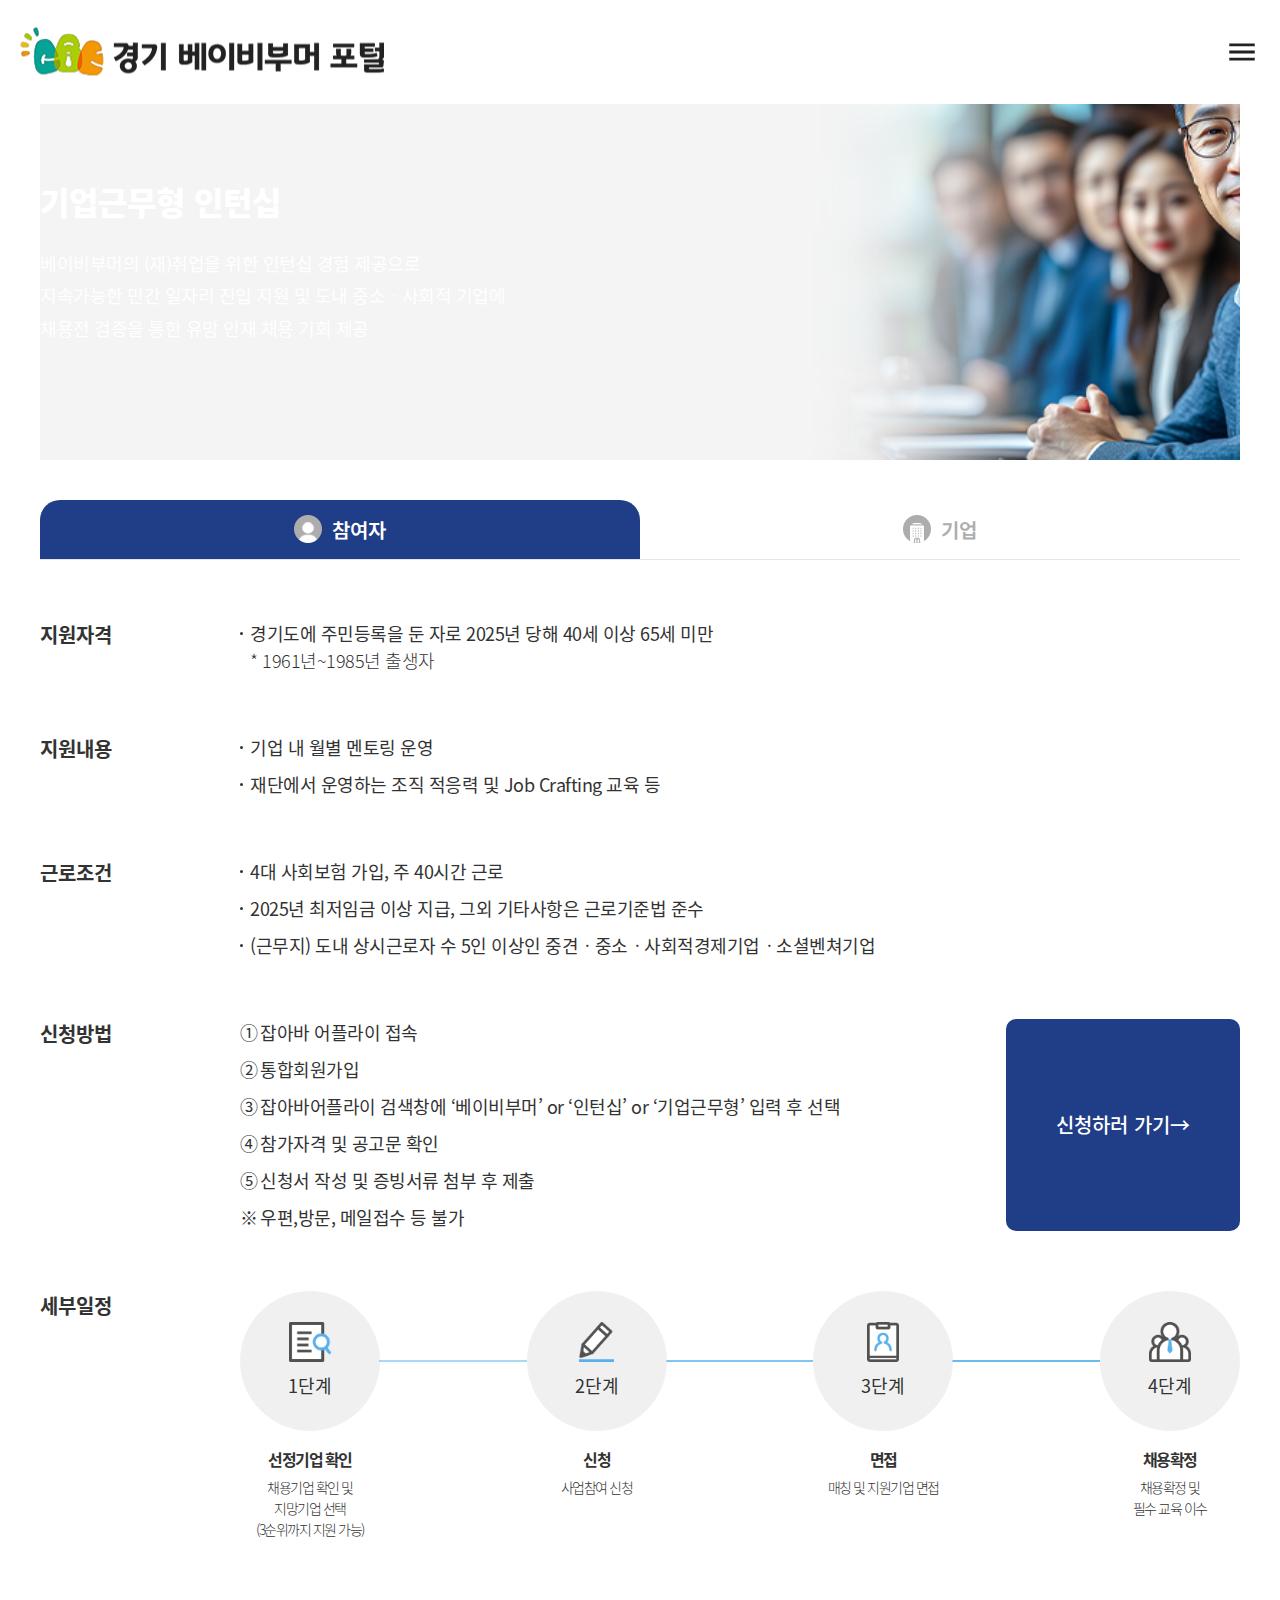
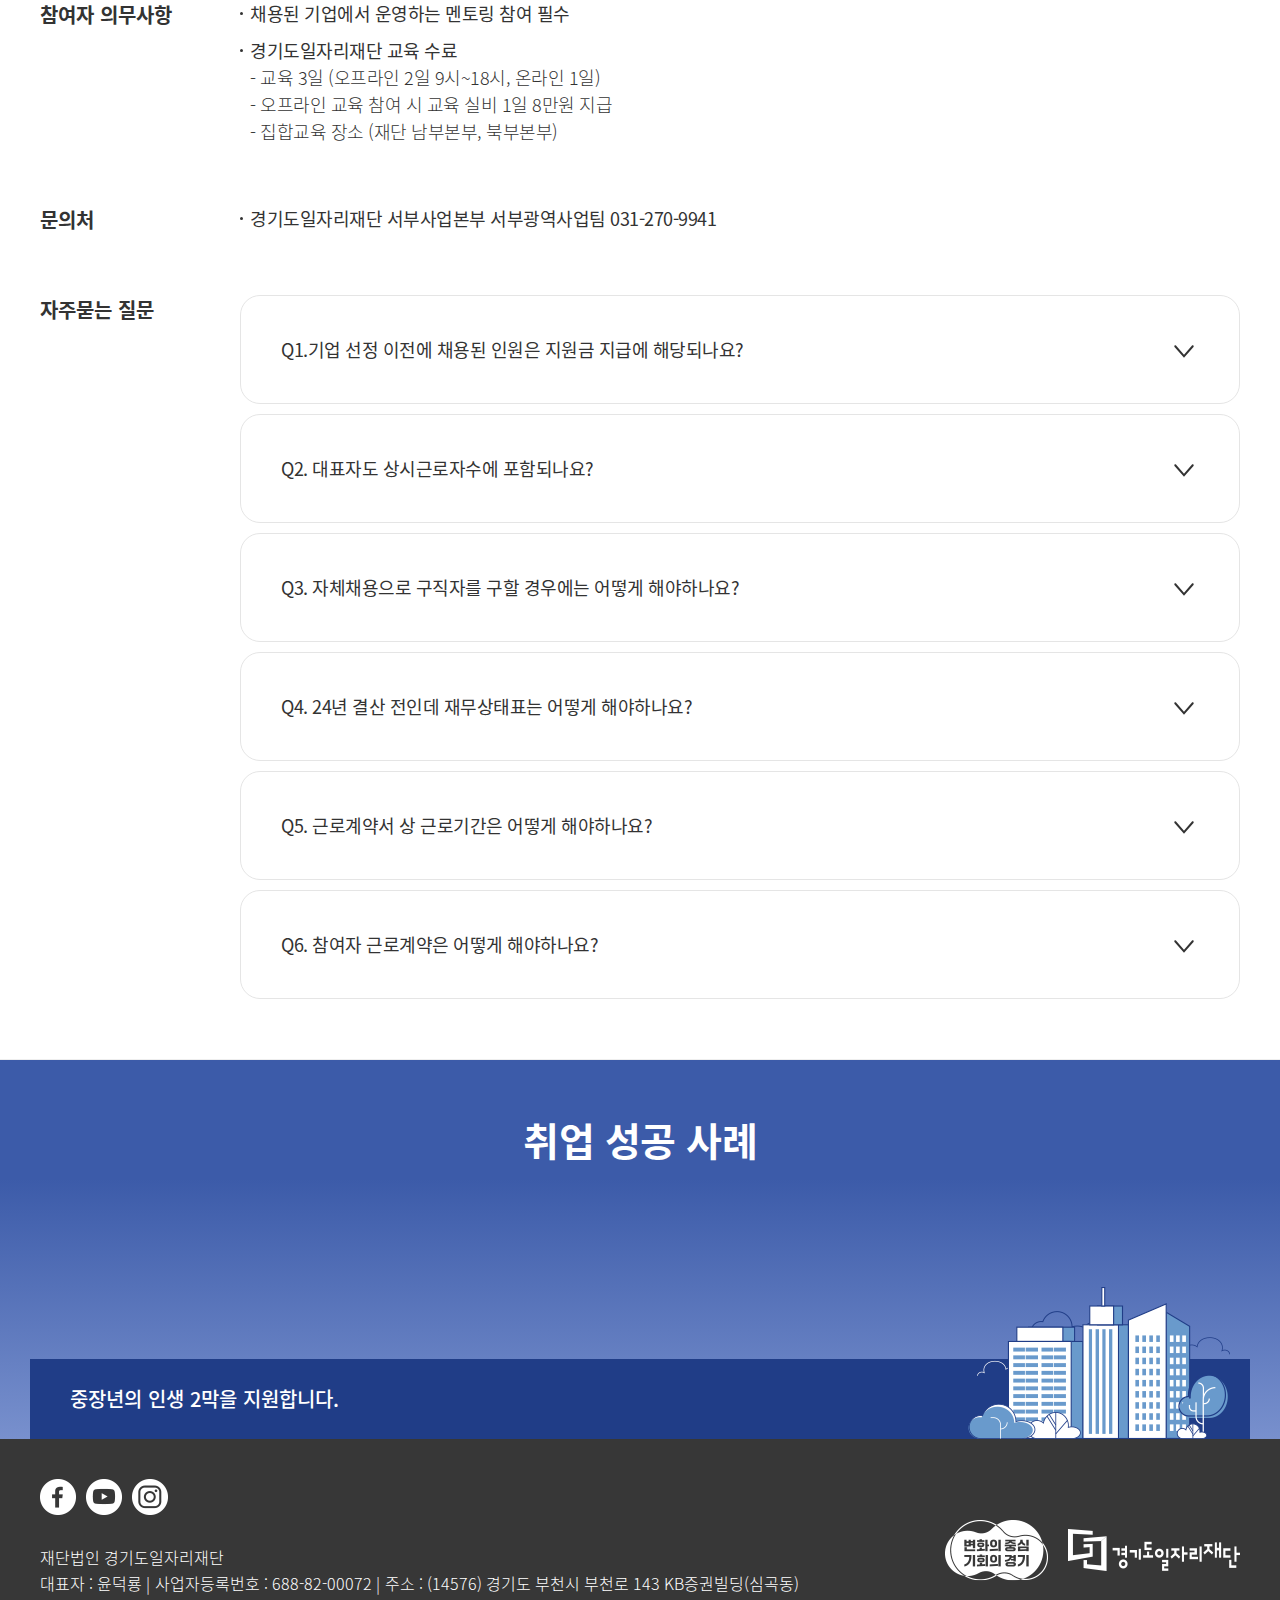
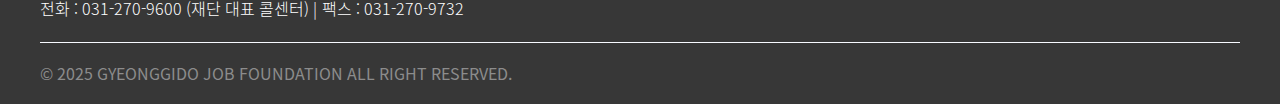
<file: baby-boomer/html/인턴십(기업근무형).html>
<!DOCTYPE html>
<html lang="ko">
<head>
    <meta charset="UTF-8">
    <meta name="viewport" content="width=device-width, initial-scale=1.0">
    <link href="../css/boomer.css" type="text/css" rel="stylesheet" />
    
    <script src="https://code.jquery.com/jquery-3.6.4.min.js"></script>
    <script src="../js/run.js"></script>
    <title>경기 베이비부머 포털-인턴십(기업근무형)</title>
</head>
<body>
    <div class="wrapper">
        <header id="header" class="main-header dark">
            <div class="header-wrapper">
                <div class="header-inner">
                    <a href="/" class="header-logo">
                        <img src="../images/common/logo.png" alt="경기 베이비부머 포털" class="white">
                        <img src="../images/common/logo_black.png" alt="경기 베이비부머 포털" class="black">
                    </a>
                    <nav id="gnb">
                        <div class="gnb-list-wrap">
                            <ul class="gnb-list">
                                <li>
                                    <div class="gnb-1depth">
                                        <a href="/">
                                            <span>라이트잡</span>
                                        </a>
                                    </div>
                                </li>
                                <li>
                                    <div class="gnb-1depth">
                                        <a href="javscript:void(0);">
                                            <span>인턴십</span>
                                        </a>
                                    </div>
                                    
                                    <div class="gnb-2depth">
                                        <ul class="gnb-2depth-list">
                                            <li>
                                                 <a href="/">
                                                    <span>기업근무형 인턴십</span>
                                                </a>
                                            </li>
                                            <li>
                                                 <a href="/">
                                                    <span>컨설팅형 인턴십</span>
                                                </a>
                                            </li>
                                        </ul>
                                       
                                    </div>
                                </li>
                                <li>
                                    <div class="gnb-1depth">
                                        <a href="/">
                                            <span>인턴캠프</span>
                                        </a>
                                    </div>
                                </li>
                                <li>
                                    <div class="gnb-1depth">
                                        <a href="/">
                                            <span>사회공헌활동지원</span>
                                        </a>
                                    </div>
                                </li>
                            </ul>
                        </div>
                    </nav>
                    <div class="header-units-box">
                        <ul class="header-units">
                            <li>
                                <button type="button" class="btn"><i class="svg-icon ico-home right"></i>홈</button>
                            </li>
                            <li>
                                <button type="button" class="btn"><i class="svg-icon ico-star right"></i>즐겨찾기 추가</button>
                            </li>
                            <li class="header-units-mobile">
                                <button type="button" class="btn" id="mobileMenuBtn">
                                    <i class="svg-icon ico-menu default"></i><span class="aria-hidden">모바일 메뉴</span>
                                    <i class="svg-icon ico-close close"></i><span class="aria-hidden">메뉴 닫기</span>
                                </button>
                            </li>
                        </ul>
                    </div>
                </div>
            </div>
        </header>
        <main id="boomer">
            <section class="boomer-top">
                <div class="inner container-lg">
                    <div class="boomer-top-wrap">
                        <div class="boomer-img">
                            <picture>
                                <img src="../images/main/sub02_top_img01.png" alt="기업근무형 인턴십" class="img-pc">
                                <img src="../images/main/sub02_top_img02.png" alt="기업근무형 인턴십" class="img-mo">
                            </picture>
                        </div>
                        <div class="boomer-tit-wrap">
                            <div class="boomer-tit">
                                <h2 class="tit">기업근무형 인턴십</h2>
                                <p class="txt">
                                    베이비부머의 (재)취업을 위한 인턴십 경험 <span class="for-tablet-mo">제공으로<br> 지속가능한 민간 일자리 진입 지원 및 도내 중소ㆍ사회적 기업에</span><br> 채용전 검증을 통한 유망 인재 채용 기회 제공 
                                </p>
                            </div>
                        </div>
                        
                    </div>
                </div>
            </section>

            <section class="boomer-info mt40">
                <div class="inner container-lg">
                    <div class="tab-container">
                        <ul class="tab-list full" role="tablist">
                            <li role="presentation">
                                <button class="btn-tab active" id="tabmenu01-tab" role="tab" data-tab="1" aria-selected="true" aria-controls="tabmenu01" tabindex="0"><i class="tab-ico menu01"></i>참여자</button>
                            </li>
                            <li role="presentation">
                                <button class="btn-tab" id="tabmenu02-tab" role="tab" data-tab="2" aria-selected="false" aria-controls="tabmenu02" tabindex="-1"><i class="tab-ico menu02"></i>기업</button>
                            </li>
                        </ul>
                        <div class="tab-cont-wrap">
                             <div id="tabmenu01" class="tab-cont active" role="tabpanel" aria-labelledby="tabmenu01-tab" tabindex="0">
                                <div class="info-list">
                                    <div class="info-list-item">
                                        <div class="info-tit">
                                            <p>지원자격</p>
                                        </div>
                                        <div class="info-box">
                                            <ul class="list-type">
                                                <li>경기도에 주민등록을 둔 자로 2025년 당해 40세 이상 65세 미만
                                                    <ul>
                                                        <li>* 1961년~1985년 출생자</li>
                                                    </ul>
                                                </li>
                                            </ul>
                                        </div>
                                    </div>
                                    <div class="info-list-item">
                                        <div class="info-tit">
                                            <p>지원내용</p>
                                        </div>
                                        <div class="info-box">
                                            <ul class="list-type">
                                                <li>기업 내 월별 멘토링 운영</li>
                                                <li>재단에서 운영하는 조직 적응력 및 Job Crafting 교육 등</li>
                                            </ul>
                                        </div>
                                    </div>
                                     <div class="info-list-item">
                                        <div class="info-tit">
                                            <p>근로조건</p>
                                        </div>
                                        <div class="info-box">
                                            <ul class="list-type">
                                                <li>4대 사회보험 가입, 주 40시간 근로</li>
                                                <li>2025년 최저임금 이상 지급, 그외 기타사항은 근로기준법 준수</li>
                                                <li>(근무지) 도내 상시근로자 수 5인 이상인 중견ㆍ중소ㆍ사회적경제기업ㆍ소셜벤쳐기업</li>
                                            </ul>
                                        </div>
                                    </div>
                                    <div class="info-list-item">
                                        <div class="info-tit">
                                            <p>신청방법</p>
                                        </div>
                                        <div class="info-box">
                                            <div class="list-link-box">
                                                <ul class="list-type type02">
                                                    <li>잡아바 어플라이 접속</li>
                                                    <li>통합회원가입</li>
                                                    <li>잡아바어플라이 검색창에 ‘베이비부머’ or ‘인턴십’ or ‘기업근무형’ 입력 후 선택</li>
                                                    <li>참가자격 및 공고문 확인 </li>
                                                    <li>신청서 작성 및 증빙서류 첨부 후 제출</li>
                                                    <li class="list-tip">우편,방문, 메일접수 등 불가</li>
                                                </ul>
                                                <div class="btn-wrap">
                                                    <a href="">신청하러 가기→</a>
                                                </div>
                                            </div>
                                        </div>
                                    </div>
                                    <div class="info-list-item">
                                        <div class="info-tit">
                                            <p>세부일정</p>
                                        </div>
                                        <div class="info-box">
                                            <div class="step-list-wrap">
                                                <ul>
                                                    <li>
                                                        <div class="step-img icon01">
                                                            <p>1단계</p>
                                                        </div>
                                                        <div class="step-txt">
                                                            <strong>선정기업 확인</strong>
                                                            <p>채용기업 확인 및 지망기업 선택<br>
                                                                (3순위까지 지원 가능)</p>
                                                        </div>
                                                    </li>
                                                    <li>
                                                        <div class="step-img icon02">
                                                            <p>2단계</p>
                                                        </div>
                                                        <div class="step-txt">
                                                            <strong>신청</strong>
                                                            <p>사업참여 신청</p>
                                                        </div>
                                                    </li>
                                                    <li>
                                                        <div class="step-img icon03">
                                                            <p>3단계</p>
                                                        </div>
                                                        <div class="step-txt">
                                                            <strong>면접</strong>
                                                            <p>매칭 및 지원기업 면접</p>
                                                        </div>
                                                    </li>
                                                    <li>
                                                        <div class="step-img icon04">
                                                            <p>4단계</p>
                                                        </div>
                                                        <div class="step-txt">
                                                            <strong>채용확정</strong>
                                                            <p>채용확정 및<br>
                                                                필수 교육 이수</p>
                                                        </div>
                                                    </li>
                                                </ul>
                                            </div>
                                        </div>
                                    </div>
                                    <div class="info-list-item">
                                        <div class="info-tit">
                                            <p>참여자 의무사항</p>
                                        </div>
                                        <div class="info-box">
                                            <ul class="list-type">
                                                <li>채용된 기업에서 운영하는 멘토링 참여 필수</li>
                                                <li>경기도일자리재단 교육 수료
                                                    <ul>
                                                        <li>- 교육 3일 (오프라인 2일 9시~18시, 온라인 1일)</li>
                                                        <li>- 오프라인 교육 참여 시 교육 실비 1일 8만원 지급</li>
                                                        <li>- 집합교육 장소 (재단 남부본부, 북부본부)</li>
                                                    </ul>
                                                </li>
                                            </ul>
                                        </div>
                                    </div>
                                    <div class="info-list-item">
                                        <div class="info-tit">
                                            <p>문의처</p>
                                        </div>
                                        <div class="info-box">
                                            <ul class="list-type">
                                                <li>경기도일자리재단 서부사업본부 서부광역사업팀 031-270-9941</li>
                                            </ul>
                                        </div>
                                    </div>
                                    <div class="info-list-item">
                                        <div class="info-tit">
                                            <p>자주묻는 질문</p>
                                        </div>
                                        <div class="info-box">
                                            <div class="accordion-container">
                                                <div class="accordion-item">
                                                    <div class="accordion-menu">Q1.기업 선정 이전에 채용된 인원은 지원금 지급에 해당되나요? <i class="svg-icon ico-arrow"><span class="aria-hidden">버튼</span></i></div>
                                                    <div class="accordion-cont">
                                                        <p>사업 선정 후 채용된 근로자부터 지원금 지금 대상입니다.</p>
                                                    </div>
                                                </div>
                                                <div class="accordion-item">
                                                    <div class="accordion-menu">Q2. 대표자도 상시근로자수에 포함되나요?<i class="svg-icon ico-arrow"><span class="aria-hidden">버튼</span></i></div>
                                                    <div class="accordion-cont">
                                                        <p>대표자는 상시근로자수에 포함되지 않습니다.</p>
                                                    </div>
                                                </div> 
                                                <div class="accordion-item">
                                                    <div class="accordion-menu">Q3. 자체채용으로 구직자를 구할 경우에는 어떻게 해야하나요?<i class="svg-icon ico-arrow"><span class="aria-hidden">버튼</span></i></div>
                                                    <div class="accordion-cont">
                                                        <p>자체채용 하실 구직자도 참여자 모집에 지원하셔야 합니다.</p>
                                                    </div>
                                                </div> 
                                                <div class="accordion-item">
                                                    <div class="accordion-menu">Q4. 24년 결산 전인데 재무상태표는 어떻게 해야하나요?<i class="svg-icon ico-arrow"><span class="aria-hidden">버튼</span></i></div>
                                                    <div class="accordion-cont">
                                                        <p>23년 결산 재무상태표 기준으로 입력하시고 첨부 하시면 됩니다.</p>
                                                    </div>
                                                </div> 
                                                <div class="accordion-item">
                                                    <div class="accordion-menu">Q5. 근로계약서 상 근로기간은 어떻게 해야하나요?<i class="svg-icon ico-arrow"><span class="aria-hidden">버튼</span></i></div>
                                                    <div class="accordion-cont">
                                                        <p>채용 시 정규직, 계약직 모두 무관하며, 근로계약서상 인턴십 기간은 반드시 표기되어야 합니다.<br> ex 2025.06.01 ~ 2025.08.30</p>
                                                    </div>
                                                </div> 
                                                <div class="accordion-item">
                                                    <div class="accordion-menu">Q6. 참여자 근로계약은 어떻게 해야하나요?<i class="svg-icon ico-arrow"><span class="aria-hidden">버튼</span></i></div>
                                                    <div class="accordion-cont">
                                                        <p></p>
                                                    </div>
                                                </div> 
                                            </div>

                                        </div>
                                    </div>
                                </div>
                            </div>

                            <div id="tabmenu02" class="tab-cont" role="tabpanel" aria-labelledby="tabmenu02-tab" tabindex="-1">
                                <div class="info-list">
                                    <div class="info-list-item">
                                        <div class="info-tit">
                                            <p>지원자격</p>
                                        </div>
                                        <div class="info-box">
                                            <ul class="list-type">
                                                <li>도내 상시근로자 수 5인 이상인 중소,중견, 사회적, 소셜벤처 기업</li>
                                                <li>25년 당해 공고일 기준 40세이상 65세미만(1961년~1985년) 경기도에 주민등록을 둔 자를 고용 </li>
                                            </ul>
                                        </div>
                                    </div>
                                    <div class="info-list-item">
                                        <div class="info-tit">
                                            <p>지원내용</p>
                                        </div>
                                        <div class="info-box">
                                            <ul class="list-type">
                                                <li>인턴 1인당 총 360만원 지원 (월 120만원 x 3개월)</li>
                                            </ul>
                                        </div>
                                    </div>
                                    <div class="info-list-item">
                                        <div class="info-tit">
                                            <p>인턴십 기간</p>
                                        </div>
                                        <div class="info-box">
                                            <ul class="list-type">
                                                <li>채용일로부터 3개월</li>
                                            </ul>
                                        </div>
                                    </div>
                                    <div class="info-list-item">
                                        <div class="info-tit">
                                            <p>인턴십 운영</p>
                                        </div>
                                        <div class="info-box">
                                            <ul class="list-type">
                                                <li>사업참여를 위한 재단-참여기업 간 약정 체결, 약정 내용 준수</li>
                                                <li>참여기업과 근로자 간 근로계약 개별 체결</li>
                                                <li>4대 사회보험 가입 필수, 근로시간 주 40시간 근로</li>
                                                <li>2025년 최저임금 이상 지급, 그외 기타 사항은 근로기준법 준수</li>
                                            </ul>
                                        </div>
                                    </div>
                                    <div class="info-list-item">
                                        <div class="info-tit">
                                            <p>신청방법</p>
                                        </div>
                                        <div class="info-box">
                                            <div class="list-link-box">
                                                <ul class="list-type type02">
                                                    <li>잡아바 어플라이 접속</li>
                                                    <li>통합회원가입</li>
                                                    <li>잡아바어플라이 검색창에 ‘베이비부머’ or ‘인턴십’ or ‘기업근무형’ 입력 후 선택</li>
                                                    <li>참가자격 및 공고문 확인 </li>
                                                    <li>신청서 작성 및 증빙서류 첨부 후 제출</li>
                                                    <li class="list-tip">우편,방문, 메일접수 등 불가</li>
                                                </ul>
                                                <div class="btn-wrap">
                                                    <a href="">신청하러 가기→</a>
                                                </div>
                                            </div>
                                        </div>
                                    </div>
                                    <div class="info-list-item">
                                        <div class="info-tit">
                                            <p>세부일정</p>
                                        </div>
                                        <div class="info-box">
                                            <div class="step-list-wrap">
                                                <ul>
                                                    <li>
                                                        <div class="step-img icon01">
                                                            <p>1단계</p>
                                                        </div>
                                                        <div class="step-txt">
                                                            <strong>참여신청 및 자격검증</strong>
                                                            <p>수시 선정을 위한 월 마감<br>(15일, 30일)</p>
                                                        </div>
                                                    </li>
                                                    <li>
                                                        <div class="step-img icon03">
                                                            <p>2단계</p>
                                                        </div>
                                                        <div class="step-txt">
                                                            <strong>선정안내</strong>
                                                            <p>자격검증 및<br>법위반사실 조회</p>
                                                        </div>
                                                    </li>
                                                    <li>
                                                        <div class="step-img icon04">
                                                            <p>3단계</p>
                                                        </div>
                                                        <div class="step-txt">
                                                            <strong>매칭지원</strong>
                                                            <p>기업선정 이후</p>
                                                        </div>
                                                    </li>
                                                </ul>
                                            </div>
                                            <div class="mt20">
                                                <ul class="list-type type02">
                                                    <li class="list-tip">선정결과 매월 30일 또는 15일</li>
                                                </ul>
                                            </div>
                                        </div>
                                    </div>
                                    <div class="info-list-item">
                                        <div class="info-tit">
                                            <p>문의처</p>
                                        </div>
                                        <div class="info-box">
                                            <ul class="list-type">
                                                <li>경기도일자리재단 서부사업본부 서부광역사업팀 031-270-9941</li>
                                            </ul>
                                        </div>
                                    </div>
                                    <div class="info-list-item">
                                        <div class="info-cont-img">
                                            <picture>
                                                <img src="../images/main/sample_img02.jpg" alt="">
                                            </picture>
                                        </div>                                        
                                    </div>
                                    <div class="info-list-item">
                                        <div class="info-tit">
                                            <p>자주묻는 질문</p>
                                        </div>
                                        <div class="info-box">
                                            <div class="accordion-container">
                                                <div class="accordion-item">
                                                    <div class="accordion-menu">Q1.기업 선정 이전에 채용된 인원은 지원금 지급에 해당되나요? <i class="svg-icon ico-arrow"><span class="aria-hidden">버튼</span></i></div>
                                                    <div class="accordion-cont">
                                                        <p>사업 선정 후 채용된 근로자부터 지원금 지금 대상입니다.</p>
                                                    </div>
                                                </div>
                                                <div class="accordion-item">
                                                    <div class="accordion-menu">Q2. 대표자도 상시근로자수에 포함되나요?<i class="svg-icon ico-arrow"><span class="aria-hidden">버튼</span></i></div>
                                                    <div class="accordion-cont">
                                                        <p>대표자는 상시근로자수에 포함되지 않습니다.</p>
                                                    </div>
                                                </div> 
                                                <div class="accordion-item">
                                                    <div class="accordion-menu">Q3. 자체채용으로 구직자를 구할 경우에는 어떻게 해야하나요?<i class="svg-icon ico-arrow"><span class="aria-hidden">버튼</span></i></div>
                                                    <div class="accordion-cont">
                                                        <p>자체채용 하실 구직자도 참여자 모집에 지원하셔야 합니다.</p>
                                                    </div>
                                                </div> 
                                                <div class="accordion-item">
                                                    <div class="accordion-menu">Q4. 24년 결산 전인데 재무상태표는 어떻게 해야하나요?<i class="svg-icon ico-arrow"><span class="aria-hidden">버튼</span></i></div>
                                                    <div class="accordion-cont">
                                                        <p>23년 결산 재무상태표 기준으로 입력하시고 첨부 하시면 됩니다.</p>
                                                    </div>
                                                </div> 
                                                <div class="accordion-item">
                                                    <div class="accordion-menu">Q5. 근로계약서 상 근로기간은 어떻게 해야하나요?<i class="svg-icon ico-arrow"><span class="aria-hidden">버튼</span></i></div>
                                                    <div class="accordion-cont">
                                                        <p>채용 시 정규직, 계약직 모두 무관하며, 근로계약서상 인턴십 기간은 반드시 표기되어야 합니다.<br> ex 2025.06.01 ~ 2025.08.30</p>
                                                    </div>
                                                </div> 
                                                <div class="accordion-item">
                                                    <div class="accordion-menu">Q6. 참여자 근로계약은 어떻게 해야하나요?<i class="svg-icon ico-arrow"><span class="aria-hidden">버튼</span></i></div>
                                                    <div class="accordion-cont">
                                                        <p></p>
                                                    </div>
                                                </div> 
                                            </div>

                                        </div>
                                    </div>
                                    
                                </div>
                            </div>
                        </div>
                       
                    </div>
                </div>
            </section>

            <section class="boomer-story">
                <div class="inner container-lg">
                    
                     <div class="accordion-container type02">
                        <div class="accordion-tit">
                            <h2>취업 성공 사례</h2>
                        </div>
                        <div class="accordion-item mt20">
                            <div class="accordion-menu"><strong>[취업성공사례 인터뷰]</strong> 라이트잡 60대에 새로운 날개를 달다! <span>홍길동님</span> <button class="accordion-btn"></button></div>
                            <div class="accordion-cont">
                                <div class="accordion-img-wrap">
                                    <div class="accordion-img">
                                        <picture>
                                            <img src="../images/main/story_tit01.png" alt="취업성공사례" class="img-pc">
                                            <img src="../images/main/story_tit02.png" alt="취업성공사례" class="img-mo">
                                        </picture>
                                    </div>
                                    <div class="accordion-txt-wrap">
                                        <div class="accordion-txt">
                                            <span class="txt01">취업성공사례 인터뷰</span>
                                            <p class="txt02">경험에서 전략으로 : 조강재<br> 소프트제국 기획마케팅사업본부 인터뷰</p>
                                            <p class="txt03">"내일은 내 삶의 에너지입니다." 실전형 기획자의 도전기</p>
                                        </div>
                                    </div>
                                </div>
                                <div class="accordion-info-wrap">
                                    <div class="accordion-info-item">
                                        <div class="info-cont">                                            
                                            <p class="info-txt">
                                                디지털 전환이 가속화되는 시대, 실무에 강한 전략가로서 현장을 누비는 이들이 있다. 조강재 소프트제국 기획마케팅사업본부 책임 역시 그중 한 사람이다.
                                                정책 기획과 문화 콘텐츠 분야에서의 오랜 경력을 바탕으로, 그는 지금, 시장을 읽고 기회를 제안서로 설계하는 실전형 기획자의 길을 걷고 있다.
                                            </p>
                                            <p class="info-tit mt20">실무 중심의 기획, ‘현장’에서 배우다</p>
                                            <p class="info-txt">
                                                그는 영업 전략 수립, 제안서 작성, 고객 커뮤니케이션, 홍보 콘텐츠 기획까지 마케팅 전반을 책임지고 있다. 고객과 기업을 연결하는 핵심 접점에서, 기획력은 그저 
                                                아이디어 차원이 아니라 성과로 증명되어야 한다.<br><br>
                                                “고객의 니즈를 정확히 파악하고, 그에 맞는 솔루션을 설계하는 과정이 가장 어렵지만 보람도 큽니다. 시장 조사와 지속적인 커뮤니케이션이 결국 설득력 있는
                                                제안으로 이어지죠.” 조강재는 기획자의 역량으로 ‘영업 전략적 사고’, ‘제안서 구성력’, 그리고 ‘고객 대응 커뮤니케이션’을 꼽는다. 여기에 디지털 툴 활용 역시
                                                중요한 무기다. 그는 노션, 워드프레스, 미리캔버스, 메일침프 등을 적극 활용해 콘텐츠를 기획하고, 실무 효율을 높이고 있다.
                                            </p>
                                        </div>
                                    </div>
                                    <div class="accordion-info-item">
                                        <div class="info-img">
                                            <picture>
                                                <img src="../images/main/stroy01_img01.png" alt="라이트잡으로 다시 흐름을 타다">
                                            </picture>
                                        </div>
                                        <div class="info-cont for-pc">
                                            <p class="info-tit">‘라이트잡’으로 다시 흐름을 타다</p>
                                            <p class="info-txt">
                                                그가 현재의 자리에 이르게 된 계기는 ‘라이트잡’을 통한 취업이었다. 지인의 소개로
                                                이 프로그램을 알게 되었고, 기업과의 매칭을 통해 새로운 기회를 잡았다.<br>
                                                실제 현장에서 성과를 내며 일하는 과정을 통해 그는 삶의 리듬과 보람을 다시
                                                찾았다고 말한다.<br><br>
                                                “취업을 준비하며, 직무와 관련된 성과 중심으로 경력을 구성했습니다.<br>
                                                다양한 기관과 협업하며 실제 수주 경험이 있었기에, 이 부분을 강조했고 
                                                면접에서는 문제 해결력과 영업 감각을 보여드렸죠.”<br><br>
                                                조강재는 취업 후 가장 달라진 점으로 ‘자신감’과 ‘에너지’를 꼽는다.<br>
                                                구체적인 결과를 만들어내며 얻는 성취감은, 삶의 목적의식을 더욱 뚜렷하게 
                                                만들어주었다고.
                                            </p>
                                        </div>
                                    </div>
                                    <div class="accordion-info-item ch-order">
                                        <div class="info-img">
                                            <picture>
                                                <img src="../images/main/stroy01_img02.png" alt="조강재만의 강점, 그리고 다음 도전">
                                            </picture>
                                        </div>
                                        <div class="info-cont">
                                            <p class="info-tit">조강재만의 강점, 그리고 다음 도전</p>
                                            <p class="info-txt">
                                                조강재는 본인만의 강점으로 <span>“요구를 전략화하여 실현시키는 기획력과 
                                                실무에서 체득한 설득력 있는 커뮤니케이션”</span>을 꼽는다.<br>
                                                그는 투명한 소통을 위해 노션 기반 정보 공유와 대면 회의를 병행하며, 다른
                                                부서와도 고객 중심 관점에서 협업하고 있다.<br><br>
                                                앞으로 그는 ‘누구나 쉽게 고객과 연결될 수 있는 디지털 영업 플랫폼’을 
                                                기획하고자 한다.  공공과 민간을 아우르는 시장 개척 역시 그의 도전 과제 중 
                                                하나다. “경험은 여전히 무기입니다. 실무와 현장의 니즈를 이해하고 제안할 수
                                                있는 능력은 나이가 들수록 깊어집니다. 두려움보다 실행이 중요하다고 
                                                생각합니다.”<br><br>
                                                마지막으로, 그는 이렇게 말한다. <span>“일이란 내 인생에서 ‘에너지’입니다.</span><br>
                                                성취감과 책임감이 저를 살아 있게 만듭니다. 그리고 저는 50대 이후에도 여전히 
                                                성과를 만들어내며 사회에 기여할 수 있다는 것을 몸소 증명해보이고 싶습니다.
                                                <span>라이트잡은 그 출발점이었습니다.”</span>
                                            </p>
                                        </div>
                                    </div>
                                </div>

                            </div>
                        </div>
                        <div class="accordion-item">
                            <div class="accordion-menu"><strong>[취업성공사례 인터뷰]</strong> 라이트잡 60대에 새로운 날개를 달다! <span>홍길동님</span> <button class="accordion-btn"></button></div>
                            <div class="accordion-cont">
                                <div class="accordion-img-wrap">
                                    <div class="accordion-img">
                                        <picture>
                                            <img src="../images/main/story_tit01.png" alt="취업성공사례" class="img-pc">
                                            <img src="../images/main/story_tit02.png" alt="취업성공사례" class="img-mo">
                                        </picture>
                                    </div>
                                    <div class="accordion-txt-wrap">
                                        <div class="accordion-txt">
                                            <span class="txt01">취업성공사례 인터뷰</span>
                                            <p class="txt02">경험에서 전략으로 : 조강재<br> 소프트제국 기획마케팅사업본부 인터뷰</p>
                                            <p class="txt03">"내일은 내 삶의 에너지입니다." 실전형 기획자의 도전기</p>
                                        </div>
                                    </div>
                                </div>
                                <div class="accordion-info-wrap">
                                    <div class="accordion-info-item">
                                        <div class="info-cont">                                            
                                            <p class="info-txt">
                                                디지털 전환이 가속화되는 시대, 실무에 강한 전략가로서 현장을 누비는 이들이 있다. 조강재 소프트제국 기획마케팅사업본부 책임 역시 그중 한 사람이다.
                                                정책 기획과 문화 콘텐츠 분야에서의 오랜 경력을 바탕으로, 그는 지금, 시장을 읽고 기회를 제안서로 설계하는 실전형 기획자의 길을 걷고 있다.
                                            </p>
                                            <p class="info-tit mt20">실무 중심의 기획, ‘현장’에서 배우다</p>
                                            <p class="info-txt">
                                                그는 영업 전략 수립, 제안서 작성, 고객 커뮤니케이션, 홍보 콘텐츠 기획까지 마케팅 전반을 책임지고 있다. 고객과 기업을 연결하는 핵심 접점에서, 기획력은 그저 
                                                아이디어 차원이 아니라 성과로 증명되어야 한다.<br><br>
                                                “고객의 니즈를 정확히 파악하고, 그에 맞는 솔루션을 설계하는 과정이 가장 어렵지만 보람도 큽니다. 시장 조사와 지속적인 커뮤니케이션이 결국 설득력 있는
                                                제안으로 이어지죠.” 조강재는 기획자의 역량으로 ‘영업 전략적 사고’, ‘제안서 구성력’, 그리고 ‘고객 대응 커뮤니케이션’을 꼽는다. 여기에 디지털 툴 활용 역시
                                                중요한 무기다. 그는 노션, 워드프레스, 미리캔버스, 메일침프 등을 적극 활용해 콘텐츠를 기획하고, 실무 효율을 높이고 있다.
                                            </p>
                                        </div>
                                    </div>
                                    <div class="accordion-info-item">
                                        <div class="info-img">
                                            <picture>
                                                <img src="../images/main/stroy01_img01.png" alt="라이트잡으로 다시 흐름을 타다">
                                            </picture>
                                        </div>
                                        <div class="info-cont">
                                            <p class="info-tit">‘라이트잡’으로 다시 흐름을 타다</p>
                                            <p class="info-txt">
                                                그가 현재의 자리에 이르게 된 계기는 ‘라이트잡’을 통한 취업이었다. 지인의 소개로
                                                이 프로그램을 알게 되었고, 기업과의 매칭을 통해 새로운 기회를 잡았다.<br>
                                                실제 현장에서 성과를 내며 일하는 과정을 통해 그는 삶의 리듬과 보람을 다시
                                                찾았다고 말한다.<br><br>
                                                “취업을 준비하며, 직무와 관련된 성과 중심으로 경력을 구성했습니다.<br>
                                                다양한 기관과 협업하며 실제 수주 경험이 있었기에, 이 부분을 강조했고 
                                                면접에서는 문제 해결력과 영업 감각을 보여드렸죠.”<br><br>
                                                조강재는 취업 후 가장 달라진 점으로 ‘자신감’과 ‘에너지’를 꼽는다.<br>
                                                구체적인 결과를 만들어내며 얻는 성취감은, 삶의 목적의식을 더욱 뚜렷하게 
                                                만들어주었다고.
                                            </p>
                                        </div>
                                    </div>
                                    <div class="accordion-info-item ch-order">
                                        <div class="info-img">
                                            <picture>
                                                <img src="../images/main/stroy01_img02.png" alt="조강재만의 강점, 그리고 다음 도전">
                                            </picture>
                                        </div>
                                        <div class="info-cont">
                                            <p class="info-tit">조강재만의 강점, 그리고 다음 도전</p>
                                            <p class="info-txt">
                                                조강재는 본인만의 강점으로 <span>“요구를 전략화하여 실현시키는 기획력과 
                                                실무에서 체득한 설득력 있는 커뮤니케이션”</span>을 꼽는다.<br>
                                                그는 투명한 소통을 위해 노션 기반 정보 공유와 대면 회의를 병행하며, 다른
                                                부서와도 고객 중심 관점에서 협업하고 있다.<br><br>
                                                앞으로 그는 ‘누구나 쉽게 고객과 연결될 수 있는 디지털 영업 플랫폼’을 
                                                기획하고자 한다.  공공과 민간을 아우르는 시장 개척 역시 그의 도전 과제 중 
                                                하나다. “경험은 여전히 무기입니다. 실무와 현장의 니즈를 이해하고 제안할 수
                                                있는 능력은 나이가 들수록 깊어집니다. 두려움보다 실행이 중요하다고 
                                                생각합니다.”<br><br>
                                                마지막으로, 그는 이렇게 말한다. <span>“일이란 내 인생에서 ‘에너지’입니다.</span><br>
                                                성취감과 책임감이 저를 살아 있게 만듭니다. 그리고 저는 50대 이후에도 여전히 
                                                성과를 만들어내며 사회에 기여할 수 있다는 것을 몸소 증명해보이고 싶습니다.
                                                <span>라이트잡은 그 출발점이었습니다.”</span>
                                            </p>
                                        </div>
                                    </div>
                                </div>

                            </div>
                        </div>
                    </div>
                </div>
            </section>

            <section class="boomer-footer">
                <div class="inner container-lg">
                    <div class="boomer-footer-tit">
                        <p>중장년의 인생 2막을 지원합니다.</p>
                    </div>
                </div>
            </section>
        </main>
        <footer id="footer">
            <div class="inner container-lg">
                <div class="footer-top">
                    <div class="footer-logo">
                        <ul class="footer-logo-list">
                            <li>
                                <a href="">
                                    <img src="../images/common/footer_logo01.png" alt="변화의 중심 기회의 경기">
                                </a>
                            </li>
                            <li>
                                <a href="">
                                    <img src="../images/common/footer_logo02.png" alt="경기도일자리재단">
                                </a>
                            </li>
                        </ul>
                    </div>
                    <div class="footer-util">
                        <div class="footer-sns">
                            <ul class="footer-sns-list">
                                <li>
                                    <a href="#">
                                        <img src="../images/common/icon_face.png" alt="페이스북">
                                    </a>
                                </li>
                                <li>
                                    <a href="#">
                                        <img src="../images/common/icon_yt.png" alt="유튜브">
                                    </a>
                                </li>
                                <li>
                                    <a href="#">
                                        <img src="../images/common/icon_ins.png" alt="인스타">
                                    </a>
                                </li>
                            </ul>
                        </div>
                        <div class="footer-addr">
                            <p>재단법인 경기도일자리재단</p>
                            <ul>
                                <li>대표자 : 윤덕룡 |</li>
                                <li>사업자등록번호 : 688-82-00072 |</li>
                                <li>주소 : (14576) 경기도 부천시 부천로 143 KB증권빌딩(심곡동)</li>
                            </ul>
                            <ul>
                                <li>전화 : 031-270-9600 (재단 대표 콜센터) |</li>
                                <li>팩스 : 031-270-9732</li>
                            </ul>
                        </div>
                    </div>
                </div>
                
                <div class="footer-bottom">
                    <p class="copyright">© 2025 GYEONGGIDO JOB FOUNDATION ALL RIGHT RESERVED.</p>
                </div>
            </div>
        </footer>

    </div>
</body>
</html>
</file>
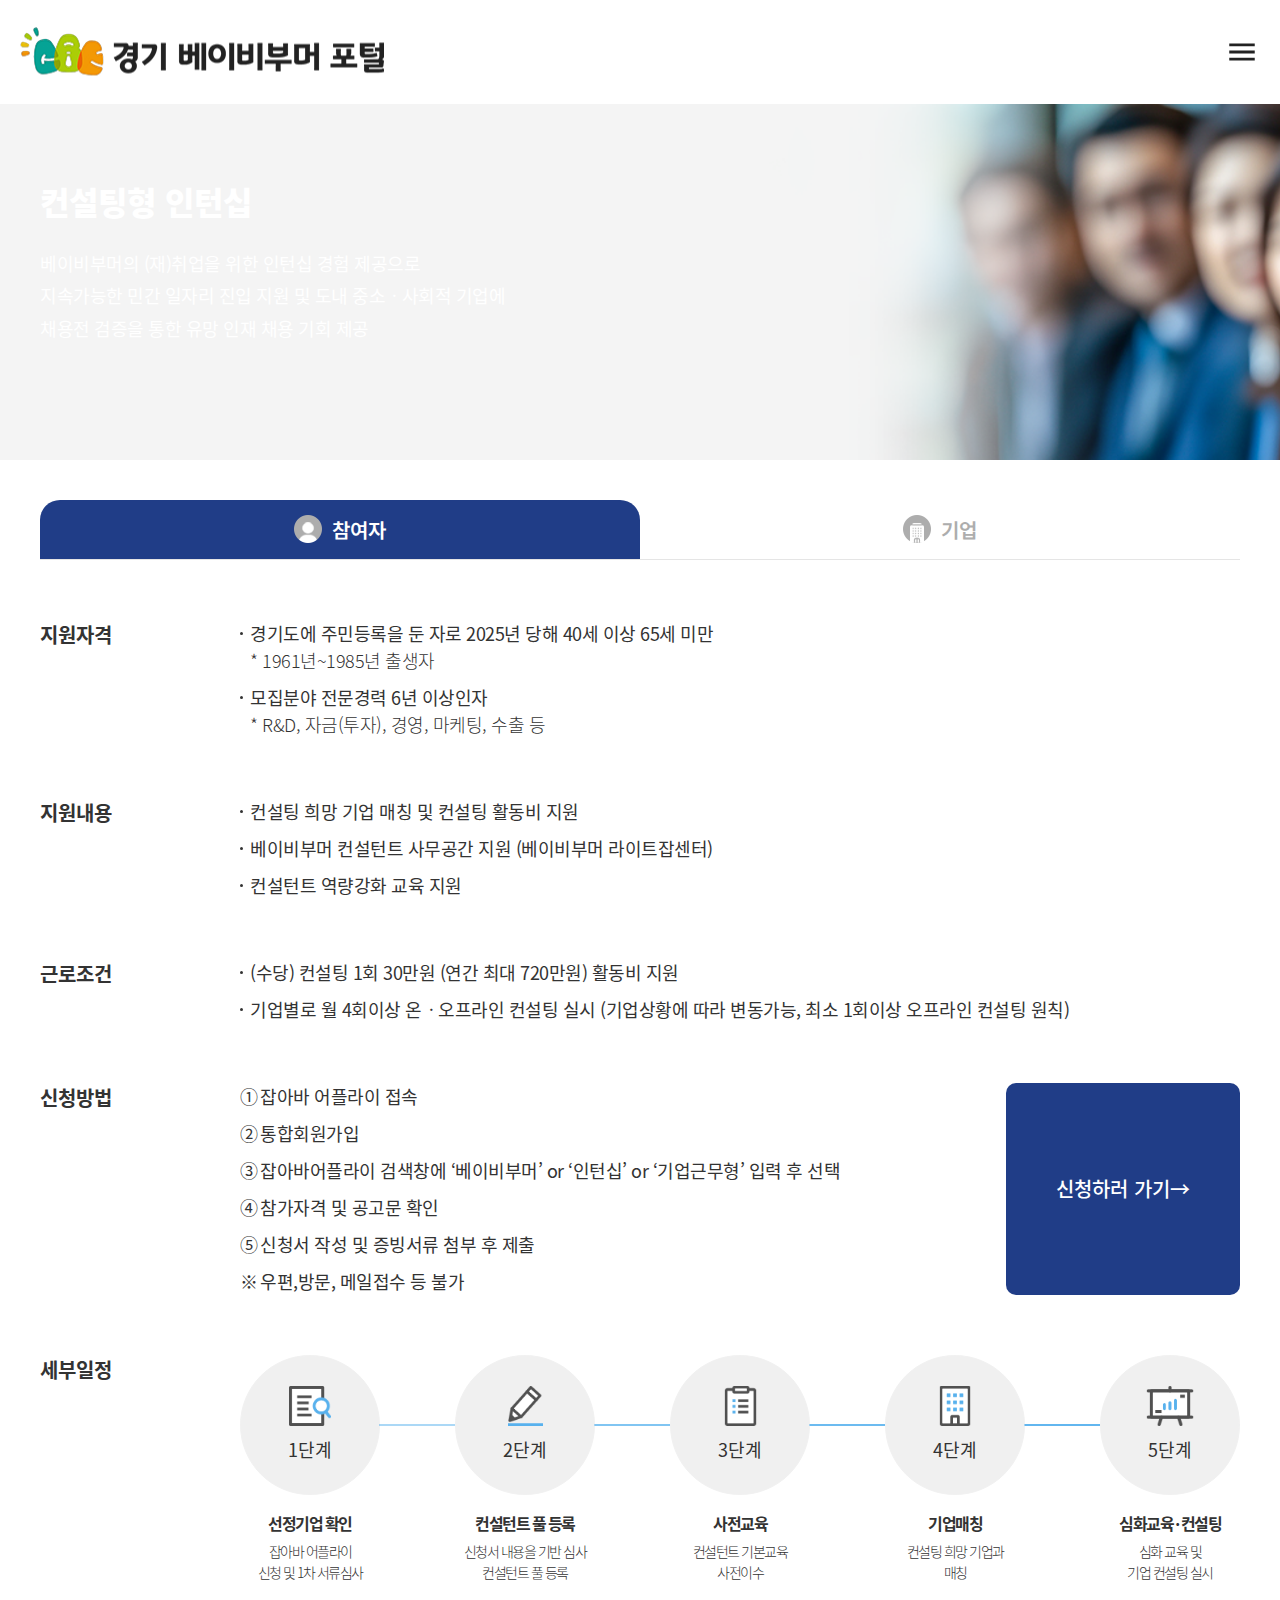
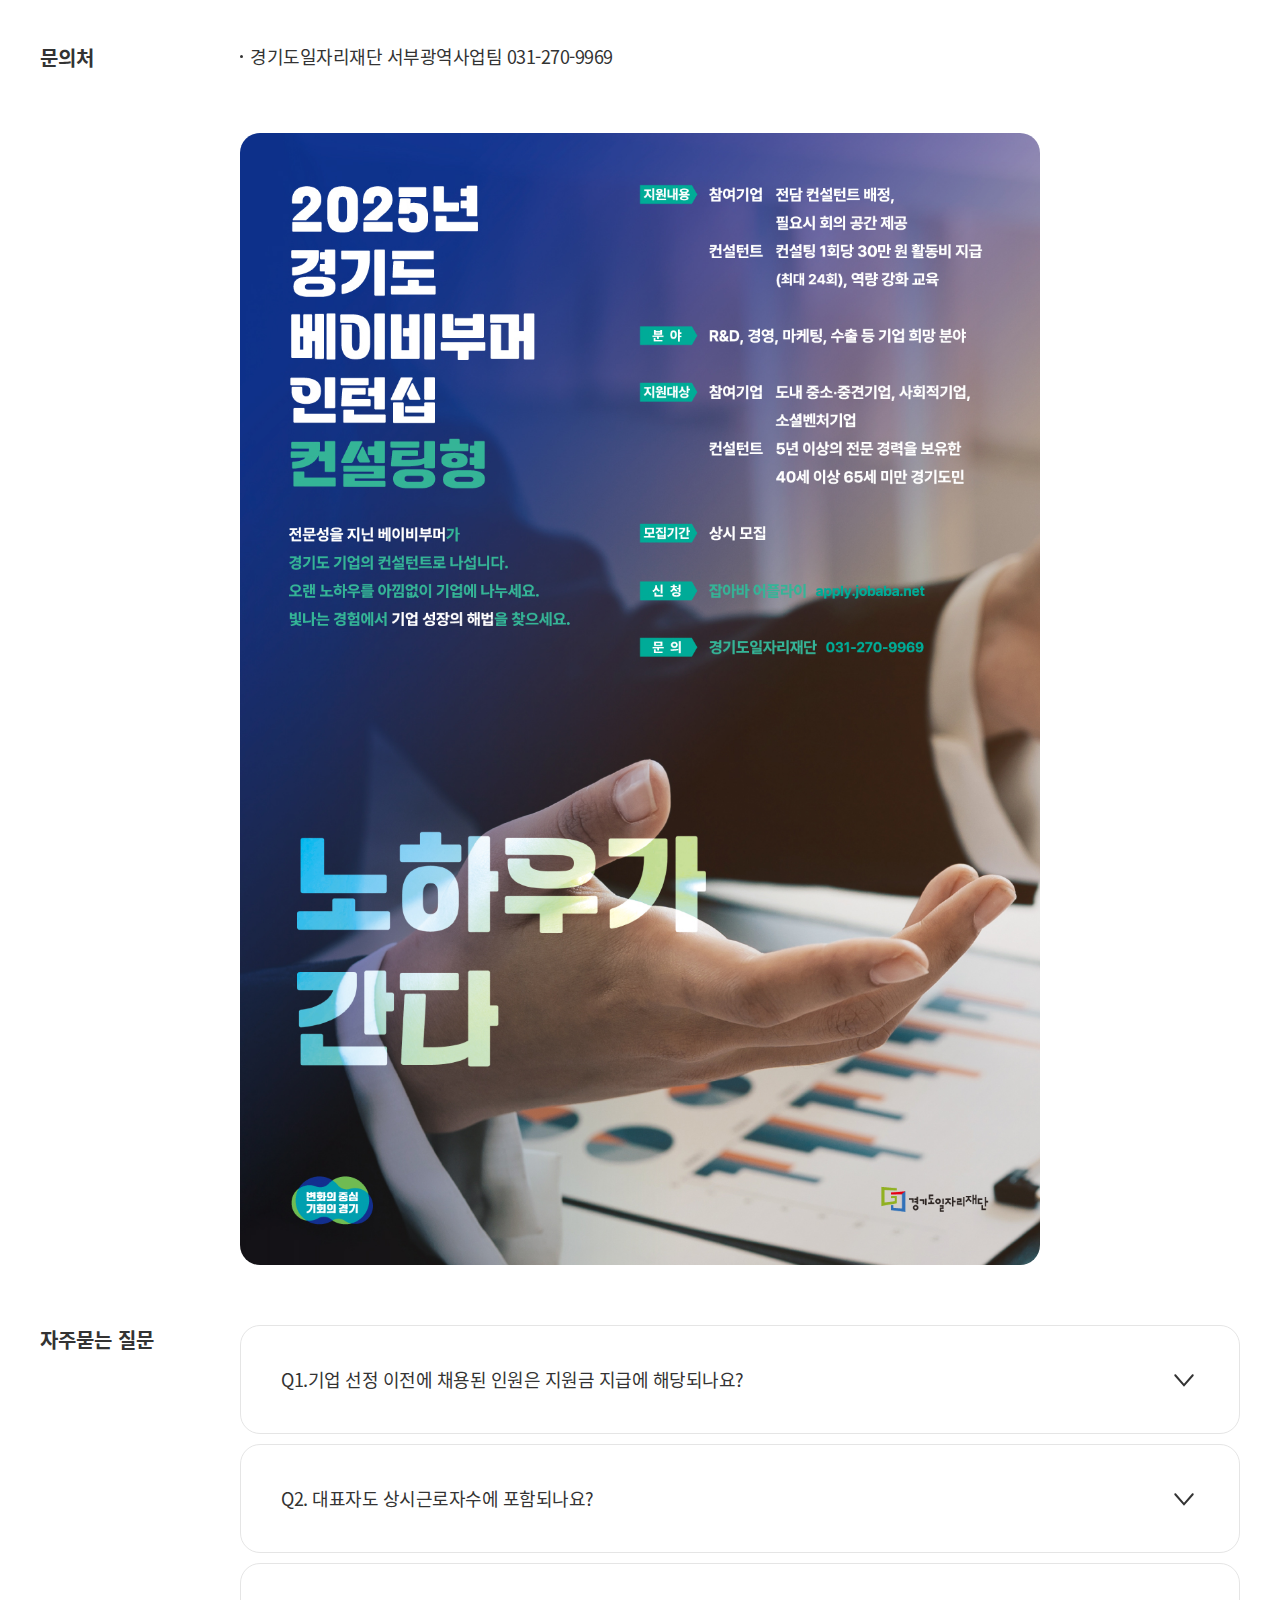
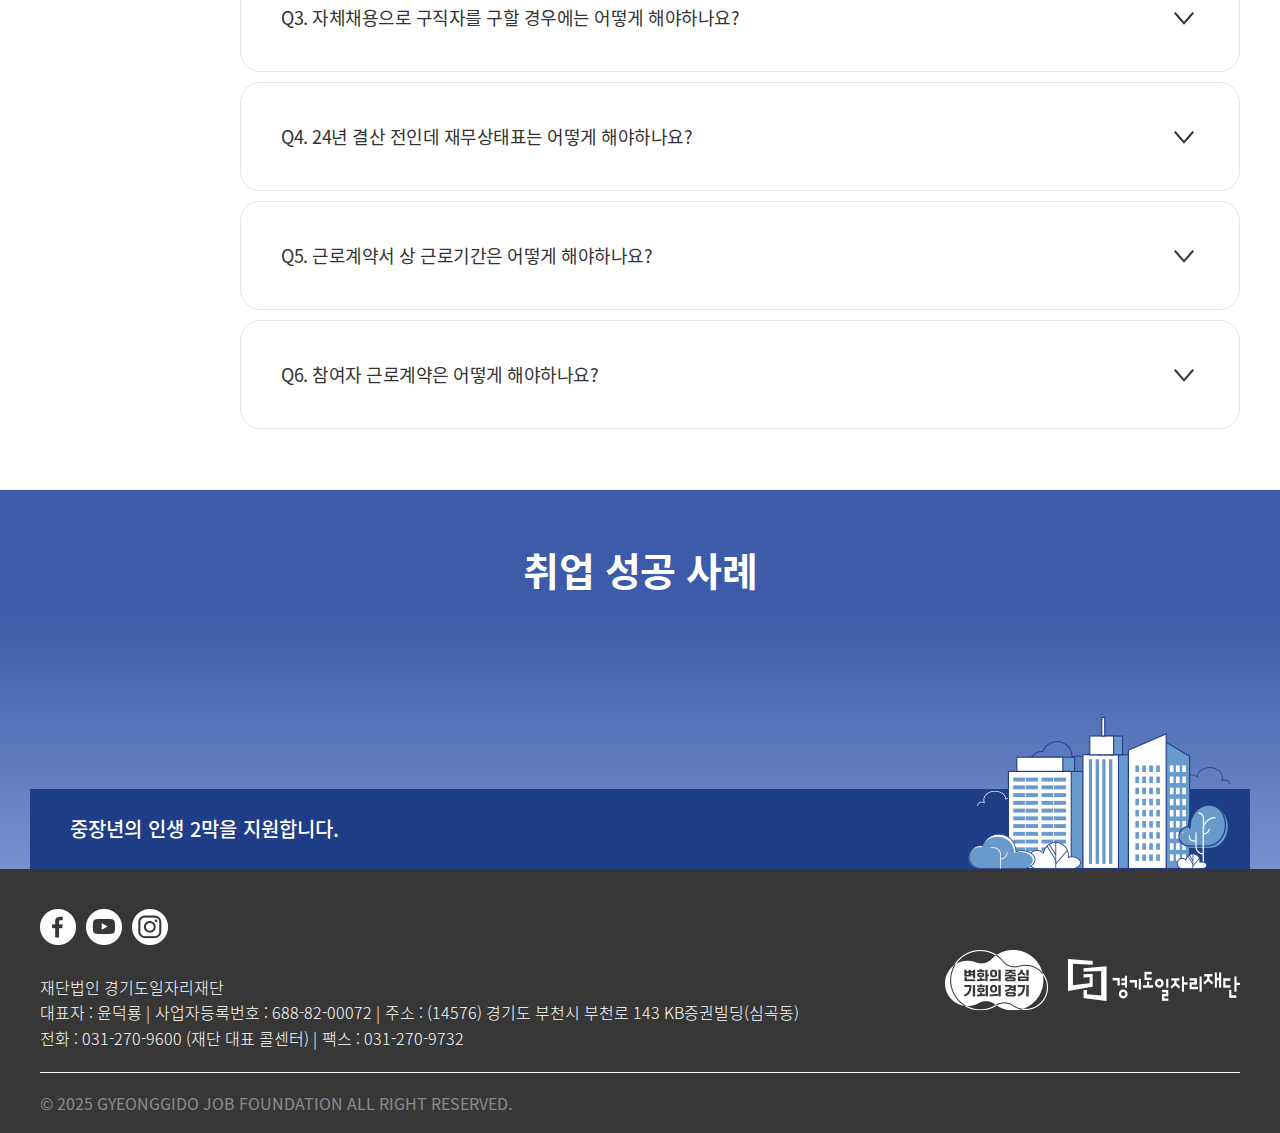
<file: baby-boomer/html/인턴십(컨설팅형).html>
<!DOCTYPE html>
<html lang="ko">
<head>
    <meta charset="UTF-8">
    <meta name="viewport" content="width=device-width, initial-scale=1.0">
    <link href="../css/boomer.css" type="text/css" rel="stylesheet" />
    
    <script src="https://code.jquery.com/jquery-3.6.4.min.js"></script>
    <script src="../js/run.js"></script>
    <title>경기 베이비부머 포털-인턴십(컨설팅형)</title>
</head>
<body>
    <div class="wrapper">
        <header id="header" class="main-header dark">
            <div class="header-wrapper">
                <div class="header-inner">
                    <a href="./main.html" class="header-logo">
                        <img src="../images/common/logo.png" alt="경기 베이비부머 포털" class="white">
                        <img src="../images/common/logo_black.png" alt="경기 베이비부머 포털" class="black">
                    </a>
                    <nav id="gnb">
                        <div class="gnb-list-wrap">
                            <ul class="gnb-list">
                                <li>
                                    <div class="gnb-1depth">
                                        <a href="./라이트잡.html">
                                            <span>라이트잡</span>
                                        </a>
                                    </div>
                                </li>
                                <li>
                                    <div class="gnb-1depth">
                                        <a href="javascript:void(0)">
                                            <span>인턴십</span>
                                        </a>
                                    </div>
                                    
                                    <div class="gnb-2depth">
                                        <ul class="gnb-2depth-list">
                                            <li>
                                                 <a href="./인턴십(기업근무형).html">
                                                    <span>기업근무형 인턴십</span>
                                                </a>
                                            </li>
                                            <li>
                                                 <a href="./인턴십(컨설팅형).html">
                                                    <span>컨설팅형 인턴십</span>
                                                </a>
                                            </li>
                                        </ul>
                                       
                                    </div>
                                </li>
                                <li>
                                    <div class="gnb-1depth">
                                        <a href="./인턴캠프.html">
                                            <span>인턴캠프</span>
                                        </a>
                                    </div>
                                </li>
                                <li>
                                    <div class="gnb-1depth">
                                        <a href="./사회공헌활동지원.html">
                                            <span>사회공헌활동지원</span>
                                        </a>
                                    </div>
                                </li>
                            </ul>
                        </div>
                    </nav>
                    <div class="header-units-box">
                        <ul class="header-units">
                            <li>
                                <a href="./main.html" class="btn"><i class="svg-icon ico-home right"></i>홈</a>
                            </li>
                            <li>
                                <button type="button" class="btn bookmark"><i class="svg-icon ico-star right"></i>즐겨찾기 추가</button>
                            </li>
                            <li class="header-units-mobile">
                                <button type="button" class="btn" id="mobileMenuBtn">
                                    <i class="svg-icon ico-menu default"></i><span class="aria-hidden">모바일 메뉴</span>
                                    <i class="svg-icon ico-close close"></i><span class="aria-hidden">메뉴 닫기</span>
                                </button>
                            </li>
                        </ul>
                    </div>
                </div>
            </div>
        </header>
        <main id="boomer">
            <section class="boomer-top">
                <div class="inner">
                    <div class="boomer-top-wrap">
                        <div class="boomer-img">
                            <picture>
                                <img src="../images/main/sub_page02_pc.png" alt="기업근무형 인턴십" class="img-pc">
                                <img src="../images/main/sub_page02_mo.png" alt="기업근무형 인턴십" class="img-mo">
                            </picture>
                        </div>
                        <div class="boomer-tit-wrap">
                            <div class="boomer-tit container-lg">
                                <h2 class="tit">컨설팅형 인턴십</h2>
                                <p class="txt">
                                    베이비부머의 (재)취업을 위한 인턴십 경험 <span class="for-tablet-mo">제공으로<br> 지속가능한 민간 일자리 진입 지원 및 도내 중소ㆍ사회적 기업에</span><br> 채용전 검증을 통한 유망 인재 채용 기회 제공 
                                </p>
                            </div>
                        </div>
                        
                    </div>
                </div>
            </section>

            <section class="boomer-info mt40">
                <div class="inner container-lg">
                    <div class="tab-container">
                        <ul class="tab-list full" role="tablist">
                            <li role="presentation">
                                <button class="btn-tab active" id="tabmenu01-tab" role="tab" data-tab="1" aria-selected="true" aria-controls="tabmenu01" tabindex="0"><i class="tab-ico menu01"></i>참여자</button>
                            </li>
                            <li role="presentation">
                                <button class="btn-tab" id="tabmenu02-tab" role="tab" data-tab="2" aria-selected="false" aria-controls="tabmenu02" tabindex="-1"><i class="tab-ico menu02"></i>기업</button>
                            </li>
                        </ul>
                        <div class="tab-cont-wrap">
                             <div id="tabmenu01" class="tab-cont active" role="tabpanel" aria-labelledby="tabmenu01-tab" tabindex="0">
                                <div class="info-list">
                                    <div class="info-list-item">
                                        <div class="info-tit">
                                            <p>지원자격</p>
                                        </div>
                                        <div class="info-box">
                                            <ul class="list-type">
                                                <li>경기도에 주민등록을 둔 자로 2025년 당해 40세 이상 65세 미만
                                                    <ul>
                                                        <li>* 1961년~1985년 출생자</li>
                                                    </ul>
                                                </li>
                                                <li>모집분야 전문경력 6년 이상인자
                                                    <ul>
                                                        <li>* R&D, 자금(투자), 경영, 마케팅, 수출 등</li>
                                                    </ul>
                                                </li>
                                            </ul>
                                        </div>
                                    </div>
                                    <div class="info-list-item">
                                        <div class="info-tit">
                                            <p>지원내용</p>
                                        </div>
                                        <div class="info-box">
                                            <ul class="list-type">
                                                <li>컨설팅 희망 기업 매칭 및 컨설팅 활동비 지원</li>
                                                <li>베이비부머 컨설턴트 사무공간 지원 (베이비부머 라이트잡센터)</li>
                                                <li>컨설턴트 역량강화 교육 지원</li>
                                            </ul>
                                        </div>
                                    </div>
                                     <div class="info-list-item">
                                        <div class="info-tit">
                                            <p>근로조건</p>
                                        </div>
                                        <div class="info-box">
                                            <ul class="list-type">
                                                <li>(수당) 컨설팅 1회 30만원 (연간 최대 720만원) 활동비 지원</li>
                                                <li>기업별로 월 4회이상 온ㆍ오프라인 컨설팅 실시 (기업상황에 따라 변동가능, 최소 1회이상 오프라인 컨설팅 원칙)</li>
                                            </ul>
                                        </div>
                                    </div>
                                    <div class="info-list-item">
                                        <div class="info-tit">
                                            <p>신청방법</p>
                                        </div>
                                        <div class="info-box">
                                            <div class="list-link-box">
                                                <ul class="list-type type02">
                                                    <li>잡아바 어플라이 접속</li>
                                                    <li>통합회원가입</li>
                                                    <li>잡아바어플라이 검색창에 ‘베이비부머’ or ‘인턴십’ or ‘기업근무형’ 입력 후 선택</li>
                                                    <li>참가자격 및 공고문 확인 </li>
                                                    <li>신청서 작성 및 증빙서류 첨부 후 제출</li>
                                                    <li class="list-tip">우편,방문, 메일접수 등 불가</li>
                                                </ul>
                                                <div class="btn-wrap">
                                                    <a href="">신청하러 가기→</a>
                                                </div>
                                            </div>
                                        </div>
                                    </div>
                                    <div class="info-list-item">
                                        <div class="info-tit">
                                            <p>세부일정</p>
                                        </div>
                                        <div class="info-box">
                                            <div class="step-list-wrap">
                                                <ul>
                                                    <li>
                                                        <div class="step-img icon01">
                                                            <p>1단계</p>
                                                        </div>
                                                        <div class="step-txt">
                                                            <strong>선정기업 확인</strong>
                                                            <p>잡아바 어플라이<br> 신청 및 1차 서류심사</p>
                                                        </div>
                                                    </li>
                                                    <li>
                                                        <div class="step-img icon02">
                                                            <p>2단계</p>
                                                        </div>
                                                        <div class="step-txt">
                                                            <strong>컨설턴트 풀 등록</strong>
                                                            <p>신청서 내용을 기반 심사<br> 컨설턴트 풀 등록</p>
                                                        </div>
                                                    </li>
                                                    <li>
                                                        <div class="step-img icon05">
                                                            <p>3단계</p>
                                                        </div>
                                                        <div class="step-txt">
                                                            <strong>사전교육</strong>
                                                            <p>컨설턴트 기본교육<br> 사전이수</p>
                                                        </div>
                                                    </li>
                                                    <li>
                                                        <div class="step-img icon06">
                                                            <p>4단계</p>
                                                        </div>
                                                        <div class="step-txt">
                                                            <strong>기업매칭</strong>
                                                            <p>컨설팅 희망 기업과<br> 매칭</p>
                                                        </div>
                                                    </li>
                                                    <li>
                                                        <div class="step-img icon07">
                                                            <p>5단계</p>
                                                        </div>
                                                        <div class="step-txt">
                                                            <strong>심화교육·컨설팅</strong>
                                                            <p>심화 교육 및<br> 기업 컨설팅 실시</p>
                                                        </div>
                                                    </li>
                                                </ul>
                                            </div>
                                        </div>
                                    </div>
                                    <div class="info-list-item">
                                        <div class="info-tit">
                                            <p>문의처</p>
                                        </div>
                                        <div class="info-box">
                                            <ul class="list-type">
                                                <li>경기도일자리재단 서부광역사업팀 031-270-9969</li>
                                            </ul>
                                        </div>
                                    </div>
                                    <div class="info-list-item">
                                        <div class="info-cont-img">
                                            <picture>
                                                <img src="../images/main/sample_img03.jpg" alt="2025년 경기도 베이비부머 인턴십 컨설팅형">
                                            </picture>
                                        </div>                                        
                                    </div>
                                    <div class="info-list-item">
                                        <div class="info-tit">
                                            <p>자주묻는 질문</p>
                                        </div>
                                        <div class="info-box">
                                            <div class="accordion-container">
                                                <div class="accordion-item">
                                                    <div class="accordion-menu">Q1.기업 선정 이전에 채용된 인원은 지원금 지급에 해당되나요? <i class="svg-icon ico-arrow"><span class="aria-hidden">버튼</span></i></div>
                                                    <div class="accordion-cont">
                                                        <p>사업 선정 후 채용된 근로자부터 지원금 지금 대상입니다.</p>
                                                    </div>
                                                </div>
                                                <div class="accordion-item">
                                                    <div class="accordion-menu">Q2. 대표자도 상시근로자수에 포함되나요?<i class="svg-icon ico-arrow"><span class="aria-hidden">버튼</span></i></div>
                                                    <div class="accordion-cont">
                                                        <p>대표자는 상시근로자수에 포함되지 않습니다.</p>
                                                    </div>
                                                </div> 
                                                <div class="accordion-item">
                                                    <div class="accordion-menu">Q3. 자체채용으로 구직자를 구할 경우에는 어떻게 해야하나요?<i class="svg-icon ico-arrow"><span class="aria-hidden">버튼</span></i></div>
                                                    <div class="accordion-cont">
                                                        <p>자체채용 하실 구직자도 참여자 모집에 지원하셔야 합니다.</p>
                                                    </div>
                                                </div> 
                                                <div class="accordion-item">
                                                    <div class="accordion-menu">Q4. 24년 결산 전인데 재무상태표는 어떻게 해야하나요?<i class="svg-icon ico-arrow"><span class="aria-hidden">버튼</span></i></div>
                                                    <div class="accordion-cont">
                                                        <p>23년 결산 재무상태표 기준으로 입력하시고 첨부 하시면 됩니다.</p>
                                                    </div>
                                                </div> 
                                                <div class="accordion-item">
                                                    <div class="accordion-menu">Q5. 근로계약서 상 근로기간은 어떻게 해야하나요?<i class="svg-icon ico-arrow"><span class="aria-hidden">버튼</span></i></div>
                                                    <div class="accordion-cont">
                                                        <p>채용 시 정규직, 계약직 모두 무관하며, 근로계약서상 인턴십 기간은 반드시 표기되어야 합니다.<br> ex 2025.06.01 ~ 2025.08.30</p>
                                                    </div>
                                                </div> 
                                                <div class="accordion-item">
                                                    <div class="accordion-menu">Q6. 참여자 근로계약은 어떻게 해야하나요?<i class="svg-icon ico-arrow"><span class="aria-hidden">버튼</span></i></div>
                                                    <div class="accordion-cont">
                                                        <p>재단의 인턴십 사업은 정규직 전환을 목표로 하고 있습니다.<br>인턴십 3개월 후 정규직 전환하시면 됩니다. </p>
                                                    </div>
                                                </div> 
                                            </div>

                                        </div>
                                    </div>
                                </div>
                            </div>

                            <div id="tabmenu02" class="tab-cont" role="tabpanel" aria-labelledby="tabmenu02-tab" tabindex="-1">
                                <div class="info-list">
                                    <div class="info-list-item">
                                        <div class="info-tit">
                                            <p>지원자격</p>
                                        </div>
                                        <div class="info-box">
                                            <ul class="list-type">
                                                <li>도내 상시근로자 수 5인 이상인 중소,중견, 사회적, 소셜벤처 기업</li>
                                                <li>25년 당해 공고일 기준 40세이상 65세미만(1961년~1985년) 경기도에 주민등록을 둔 자를 고용 </li>
                                            </ul>
                                        </div>
                                    </div>
                                    <div class="info-list-item">
                                        <div class="info-tit">
                                            <p>지원내용</p>
                                        </div>
                                        <div class="info-box">
                                            <ul class="list-type">
                                                <li>인턴 1인당 총 360만원 지원 (월 120만원 x 3개월)</li>
                                            </ul>
                                        </div>
                                    </div>
                                    <div class="info-list-item">
                                        <div class="info-tit">
                                            <p>인턴십 기간</p>
                                        </div>
                                        <div class="info-box">
                                            <ul class="list-type">
                                                <li>채용일로부터 3개월</li>
                                            </ul>
                                        </div>
                                    </div>
                                    <div class="info-list-item">
                                        <div class="info-tit">
                                            <p>인턴십 운영</p>
                                        </div>
                                        <div class="info-box">
                                            <ul class="list-type">
                                                <li>사업참여를 위한 재단-참여기업 간 약정 체결, 약정 내용 준수</li>
                                                <li>참여기업과 근로자 간 근로계약 개별 체결</li>
                                                <li>4대 사회보험 가입 필수, 근로시간 주 40시간 근로</li>
                                                <li>2025년 최저임금 이상 지급, 그외 기타 사항은 근로기준법 준수</li>
                                            </ul>
                                        </div>
                                    </div>
                                    <div class="info-list-item">
                                        <div class="info-tit">
                                            <p>신청방법</p>
                                        </div>
                                        <div class="info-box">
                                            <div class="list-link-box">
                                                <ul class="list-type type02">
                                                    <li>잡아바 어플라이 접속</li>
                                                    <li>통합회원가입</li>
                                                    <li>잡아바어플라이 검색창에 ‘베이비부머’ or ‘인턴십’ or ‘기업근무형’ 입력 후 선택</li>
                                                    <li>참가자격 및 공고문 확인 </li>
                                                    <li>신청서 작성 및 증빙서류 첨부 후 제출</li>
                                                    <li class="list-tip">우편,방문, 메일접수 등 불가</li>
                                                </ul>
                                                <div class="btn-wrap">
                                                    <a href="">신청하러 가기→</a>
                                                </div>
                                            </div>
                                        </div>
                                    </div>
                                    <div class="info-list-item">
                                        <div class="info-tit">
                                            <p>신청분야</p>
                                        </div>
                                        <div class="info-box">
                                            <div class="table-list-wrap">
                                                <table>
                                                    <caption>신청분야</caption>
                                                    <colgroup>
                                                        <col style="width: 20%;">
                                                        <col>
                                                    </colgroup>
                                                    <thead>
                                                        <tr>
                                                            <th scope="col">세부 추진과제</th>
                                                            <th scope="col">세부 분야(참고 예시)</th>
                                                        </tr>
                                                    </thead>
                                                    <tbody>
                                                        <tr>
                                                            <th scope="row">R&D</th>
                                                            <td class="tlt">시장 및 기술동향조사(자료조사), BM수립, 기술사업화 계획, 특허분석 등</td>
                                                        </tr>
                                                        <tr>
                                                            <th scope="row">자금(투자)</th>
                                                            <td class="tlt">기술이전, IR자료 작성, 투자환경자문, 재원조달 방안수립 등</td>
                                                        </tr>
                                                        <tr>
                                                            <th scope="row">경영</th>
                                                            <td class="tlt">경영관리, 재무/회계, 경영전략, 인사조직, 마케팅, 계약관리, MS/OM(경영과학/운영관리), IT 비즈니스, 창업벤처, 연구기술경영, 비즈니스 애널리틱스) 등</td>
                                                        </tr>
                                                        <tr>
                                                            <th scope="row">마케팅</th>
                                                            <td class="tlt">브랜드인지도 개발, 타겟팅전략, 카피라이팅, UI/UX디자인 등</td>
                                                        </tr>
                                                        <tr>
                                                            <th scope="row">수출</th>
                                                            <td class="tlt">판로진출, 통번역, 해외인증, 해외진출 법무/세무 등</td>
                                                        </tr>
                                                    </tbody>
                                                </table>

                                            </div>
                                            <div class="mt20">
                                                <ul class="list-type type02">
                                                    <li class="list-tip">예시 분야이며, 타 분야에 대한 컨설팅 신청 가능</li>
                                                </ul>
                                            </div>
                                        </div>
                                    </div>
                                    <div class="info-list-item">
                                        <div class="info-tit">
                                            <p>문의처</p>
                                        </div>
                                        <div class="info-box">
                                            <ul class="list-type">
                                                <li>경기도일자리재단 서부사업본부 서부광역사업팀 031-270-9941</li>
                                            </ul>
                                        </div>
                                    </div>
                                    <div class="info-list-item">
                                        <div class="info-cont-img">
                                            <picture>
                                                <img src="../images/main/sample_img03.jpg" alt="2025년 경기도 베이비부머 인턴십 컨설팅형">
                                            </picture>
                                        </div>                                        
                                    </div>
                                    <div class="info-list-item">
                                        <div class="info-tit">
                                            <p>자주묻는 질문</p>
                                        </div>
                                        <div class="info-box">
                                            <div class="accordion-container">
                                                <div class="accordion-item">
                                                    <div class="accordion-menu">Q1.기업 선정 이전에 채용된 인원은 지원금 지급에 해당되나요? <i class="svg-icon ico-arrow"><span class="aria-hidden">버튼</span></i></div>
                                                    <div class="accordion-cont">
                                                        <p>사업 선정 후 채용된 근로자부터 지원금 지금 대상입니다.</p>
                                                    </div>
                                                </div>
                                                <div class="accordion-item">
                                                    <div class="accordion-menu">Q2. 대표자도 상시근로자수에 포함되나요?<i class="svg-icon ico-arrow"><span class="aria-hidden">버튼</span></i></div>
                                                    <div class="accordion-cont">
                                                        <p>대표자는 상시근로자수에 포함되지 않습니다.</p>
                                                    </div>
                                                </div> 
                                                <div class="accordion-item">
                                                    <div class="accordion-menu">Q3. 자체채용으로 구직자를 구할 경우에는 어떻게 해야하나요?<i class="svg-icon ico-arrow"><span class="aria-hidden">버튼</span></i></div>
                                                    <div class="accordion-cont">
                                                        <p>자체채용 하실 구직자도 참여자 모집에 지원하셔야 합니다.</p>
                                                    </div>
                                                </div> 
                                                <div class="accordion-item">
                                                    <div class="accordion-menu">Q4. 24년 결산 전인데 재무상태표는 어떻게 해야하나요?<i class="svg-icon ico-arrow"><span class="aria-hidden">버튼</span></i></div>
                                                    <div class="accordion-cont">
                                                        <p>23년 결산 재무상태표 기준으로 입력하시고 첨부 하시면 됩니다.</p>
                                                    </div>
                                                </div> 
                                                <div class="accordion-item">
                                                    <div class="accordion-menu">Q5. 근로계약서 상 근로기간은 어떻게 해야하나요?<i class="svg-icon ico-arrow"><span class="aria-hidden">버튼</span></i></div>
                                                    <div class="accordion-cont">
                                                        <p>채용 시 정규직, 계약직 모두 무관하며, 근로계약서상 인턴십 기간은 반드시 표기되어야 합니다.<br> ex 2025.06.01 ~ 2025.08.30</p>
                                                    </div>
                                                </div> 
                                                <div class="accordion-item">
                                                    <div class="accordion-menu">Q6. 참여자 근로계약은 어떻게 해야하나요?<i class="svg-icon ico-arrow"><span class="aria-hidden">버튼</span></i></div>
                                                    <div class="accordion-cont">
                                                        <p>재단의 인턴십 사업은 정규직 전환을 목표로 하고 있습니다.<br>인턴십 3개월 후 정규직 전환하시면 됩니다. </p>
                                                    </div>
                                                </div> 
                                            </div>

                                        </div>
                                    </div>
                                    
                                </div>
                            </div>
                        </div>
                       
                    </div>
                </div>
            </section>

            <section class="boomer-story">
                <div class="inner container-lg">
                    
                     <div class="accordion-container type02">
                        <div class="accordion-tit">
                            <h2>취업 성공 사례</h2>
                        </div>
                        <div class="accordion-item mt20">
                            <div class="accordion-menu"><strong>[취업성공사례 인터뷰]</strong> 라이트잡 60대에 새로운 날개를 달다! <span>홍길동님</span> <button class="accordion-btn"></button></div>
                            <div class="accordion-cont">
                                <div class="accordion-img-wrap">
                                    <div class="accordion-img">
                                        <picture>
                                            <img src="../images/main/story_tit01.png" alt="취업성공사례" class="img-pc">
                                            <img src="../images/main/story_tit02.png" alt="취업성공사례" class="img-mo">
                                        </picture>
                                    </div>
                                    <div class="accordion-txt-wrap">
                                        <div class="accordion-txt">
                                            <span class="txt01">취업성공사례 인터뷰</span>
                                            <p class="txt02">경험에서 전략으로 : 조강재<br> 소프트제국 기획마케팅사업본부 인터뷰</p>
                                            <p class="txt03">"내일은 내 삶의 에너지입니다." 실전형 기획자의 도전기</p>
                                        </div>
                                    </div>
                                </div>
                                <div class="accordion-info-wrap">
                                    <div class="accordion-info-item">
                                        <div class="info-cont">                                            
                                            <p class="info-txt">
                                                디지털 전환이 가속화되는 시대, 실무에 강한 전략가로서 현장을 누비는 이들이 있다. 조강재 소프트제국 기획마케팅사업본부 책임 역시 그중 한 사람이다.
                                                정책 기획과 문화 콘텐츠 분야에서의 오랜 경력을 바탕으로, 그는 지금, 시장을 읽고 기회를 제안서로 설계하는 실전형 기획자의 길을 걷고 있다.
                                            </p>
                                            <p class="info-tit mt20">실무 중심의 기획, ‘현장’에서 배우다</p>
                                            <p class="info-txt">
                                                그는 영업 전략 수립, 제안서 작성, 고객 커뮤니케이션, 홍보 콘텐츠 기획까지 마케팅 전반을 책임지고 있다. 고객과 기업을 연결하는 핵심 접점에서, 기획력은 그저 
                                                아이디어 차원이 아니라 성과로 증명되어야 한다.<br><br>
                                                “고객의 니즈를 정확히 파악하고, 그에 맞는 솔루션을 설계하는 과정이 가장 어렵지만 보람도 큽니다. 시장 조사와 지속적인 커뮤니케이션이 결국 설득력 있는
                                                제안으로 이어지죠.” 조강재는 기획자의 역량으로 ‘영업 전략적 사고’, ‘제안서 구성력’, 그리고 ‘고객 대응 커뮤니케이션’을 꼽는다. 여기에 디지털 툴 활용 역시
                                                중요한 무기다. 그는 노션, 워드프레스, 미리캔버스, 메일침프 등을 적극 활용해 콘텐츠를 기획하고, 실무 효율을 높이고 있다.
                                            </p>
                                        </div>
                                    </div>
                                    <div class="accordion-info-item">
                                        <div class="info-img">
                                            <picture>
                                                <img src="../images/main/stroy01_img01.png" alt="라이트잡으로 다시 흐름을 타다">
                                            </picture>
                                        </div>
                                        <div class="info-cont for-pc">
                                            <p class="info-tit">‘라이트잡’으로 다시 흐름을 타다</p>
                                            <p class="info-txt">
                                                그가 현재의 자리에 이르게 된 계기는 ‘라이트잡’을 통한 취업이었다. 지인의 소개로
                                                이 프로그램을 알게 되었고, 기업과의 매칭을 통해 새로운 기회를 잡았다.<br>
                                                실제 현장에서 성과를 내며 일하는 과정을 통해 그는 삶의 리듬과 보람을 다시
                                                찾았다고 말한다.<br><br>
                                                “취업을 준비하며, 직무와 관련된 성과 중심으로 경력을 구성했습니다.<br>
                                                다양한 기관과 협업하며 실제 수주 경험이 있었기에, 이 부분을 강조했고 
                                                면접에서는 문제 해결력과 영업 감각을 보여드렸죠.”<br><br>
                                                조강재는 취업 후 가장 달라진 점으로 ‘자신감’과 ‘에너지’를 꼽는다.<br>
                                                구체적인 결과를 만들어내며 얻는 성취감은, 삶의 목적의식을 더욱 뚜렷하게 
                                                만들어주었다고.
                                            </p>
                                        </div>
                                    </div>
                                    <div class="accordion-info-item ch-order">
                                        <div class="info-img">
                                            <picture>
                                                <img src="../images/main/stroy01_img02.png" alt="조강재만의 강점, 그리고 다음 도전">
                                            </picture>
                                        </div>
                                        <div class="info-cont">
                                            <p class="info-tit">조강재만의 강점, 그리고 다음 도전</p>
                                            <p class="info-txt">
                                                조강재는 본인만의 강점으로 <span>“요구를 전략화하여 실현시키는 기획력과 
                                                실무에서 체득한 설득력 있는 커뮤니케이션”</span>을 꼽는다.<br>
                                                그는 투명한 소통을 위해 노션 기반 정보 공유와 대면 회의를 병행하며, 다른
                                                부서와도 고객 중심 관점에서 협업하고 있다.<br><br>
                                                앞으로 그는 ‘누구나 쉽게 고객과 연결될 수 있는 디지털 영업 플랫폼’을 
                                                기획하고자 한다.  공공과 민간을 아우르는 시장 개척 역시 그의 도전 과제 중 
                                                하나다. “경험은 여전히 무기입니다. 실무와 현장의 니즈를 이해하고 제안할 수
                                                있는 능력은 나이가 들수록 깊어집니다. 두려움보다 실행이 중요하다고 
                                                생각합니다.”<br><br>
                                                마지막으로, 그는 이렇게 말한다. <span>“일이란 내 인생에서 ‘에너지’입니다.</span><br>
                                                성취감과 책임감이 저를 살아 있게 만듭니다. 그리고 저는 50대 이후에도 여전히 
                                                성과를 만들어내며 사회에 기여할 수 있다는 것을 몸소 증명해보이고 싶습니다.
                                                <span>라이트잡은 그 출발점이었습니다.”</span>
                                            </p>
                                        </div>
                                    </div>
                                </div>

                            </div>
                        </div>
                        <div class="accordion-item">
                            <div class="accordion-menu"><strong>[취업성공사례 인터뷰]</strong> 라이트잡 60대에 새로운 날개를 달다! <span>홍길동님</span> <button class="accordion-btn"></button></div>
                            <div class="accordion-cont">
                                <div class="accordion-img-wrap">
                                    <div class="accordion-img">
                                        <picture>
                                            <img src="../images/main/story_tit01.png" alt="취업성공사례" class="img-pc">
                                            <img src="../images/main/story_tit02.png" alt="취업성공사례" class="img-mo">
                                        </picture>
                                    </div>
                                    <div class="accordion-txt-wrap">
                                        <div class="accordion-txt">
                                            <span class="txt01">취업성공사례 인터뷰</span>
                                            <p class="txt02">경험에서 전략으로 : 조강재<br> 소프트제국 기획마케팅사업본부 인터뷰</p>
                                            <p class="txt03">"내일은 내 삶의 에너지입니다." 실전형 기획자의 도전기</p>
                                        </div>
                                    </div>
                                </div>
                                <div class="accordion-info-wrap">
                                    <div class="accordion-info-item">
                                        <div class="info-cont">                                            
                                            <p class="info-txt">
                                                디지털 전환이 가속화되는 시대, 실무에 강한 전략가로서 현장을 누비는 이들이 있다. 조강재 소프트제국 기획마케팅사업본부 책임 역시 그중 한 사람이다.
                                                정책 기획과 문화 콘텐츠 분야에서의 오랜 경력을 바탕으로, 그는 지금, 시장을 읽고 기회를 제안서로 설계하는 실전형 기획자의 길을 걷고 있다.
                                            </p>
                                            <p class="info-tit mt20">실무 중심의 기획, ‘현장’에서 배우다</p>
                                            <p class="info-txt">
                                                그는 영업 전략 수립, 제안서 작성, 고객 커뮤니케이션, 홍보 콘텐츠 기획까지 마케팅 전반을 책임지고 있다. 고객과 기업을 연결하는 핵심 접점에서, 기획력은 그저 
                                                아이디어 차원이 아니라 성과로 증명되어야 한다.<br><br>
                                                “고객의 니즈를 정확히 파악하고, 그에 맞는 솔루션을 설계하는 과정이 가장 어렵지만 보람도 큽니다. 시장 조사와 지속적인 커뮤니케이션이 결국 설득력 있는
                                                제안으로 이어지죠.” 조강재는 기획자의 역량으로 ‘영업 전략적 사고’, ‘제안서 구성력’, 그리고 ‘고객 대응 커뮤니케이션’을 꼽는다. 여기에 디지털 툴 활용 역시
                                                중요한 무기다. 그는 노션, 워드프레스, 미리캔버스, 메일침프 등을 적극 활용해 콘텐츠를 기획하고, 실무 효율을 높이고 있다.
                                            </p>
                                        </div>
                                    </div>
                                    <div class="accordion-info-item">
                                        <div class="info-img">
                                            <picture>
                                                <img src="../images/main/stroy01_img01.png" alt="라이트잡으로 다시 흐름을 타다">
                                            </picture>
                                        </div>
                                        <div class="info-cont">
                                            <p class="info-tit">‘라이트잡’으로 다시 흐름을 타다</p>
                                            <p class="info-txt">
                                                그가 현재의 자리에 이르게 된 계기는 ‘라이트잡’을 통한 취업이었다. 지인의 소개로
                                                이 프로그램을 알게 되었고, 기업과의 매칭을 통해 새로운 기회를 잡았다.<br>
                                                실제 현장에서 성과를 내며 일하는 과정을 통해 그는 삶의 리듬과 보람을 다시
                                                찾았다고 말한다.<br><br>
                                                “취업을 준비하며, 직무와 관련된 성과 중심으로 경력을 구성했습니다.<br>
                                                다양한 기관과 협업하며 실제 수주 경험이 있었기에, 이 부분을 강조했고 
                                                면접에서는 문제 해결력과 영업 감각을 보여드렸죠.”<br><br>
                                                조강재는 취업 후 가장 달라진 점으로 ‘자신감’과 ‘에너지’를 꼽는다.<br>
                                                구체적인 결과를 만들어내며 얻는 성취감은, 삶의 목적의식을 더욱 뚜렷하게 
                                                만들어주었다고.
                                            </p>
                                        </div>
                                    </div>
                                    <div class="accordion-info-item ch-order">
                                        <div class="info-img">
                                            <picture>
                                                <img src="../images/main/stroy01_img02.png" alt="조강재만의 강점, 그리고 다음 도전">
                                            </picture>
                                        </div>
                                        <div class="info-cont">
                                            <p class="info-tit">조강재만의 강점, 그리고 다음 도전</p>
                                            <p class="info-txt">
                                                조강재는 본인만의 강점으로 <span>“요구를 전략화하여 실현시키는 기획력과 
                                                실무에서 체득한 설득력 있는 커뮤니케이션”</span>을 꼽는다.<br>
                                                그는 투명한 소통을 위해 노션 기반 정보 공유와 대면 회의를 병행하며, 다른
                                                부서와도 고객 중심 관점에서 협업하고 있다.<br><br>
                                                앞으로 그는 ‘누구나 쉽게 고객과 연결될 수 있는 디지털 영업 플랫폼’을 
                                                기획하고자 한다.  공공과 민간을 아우르는 시장 개척 역시 그의 도전 과제 중 
                                                하나다. “경험은 여전히 무기입니다. 실무와 현장의 니즈를 이해하고 제안할 수
                                                있는 능력은 나이가 들수록 깊어집니다. 두려움보다 실행이 중요하다고 
                                                생각합니다.”<br><br>
                                                마지막으로, 그는 이렇게 말한다. <span>“일이란 내 인생에서 ‘에너지’입니다.</span><br>
                                                성취감과 책임감이 저를 살아 있게 만듭니다. 그리고 저는 50대 이후에도 여전히 
                                                성과를 만들어내며 사회에 기여할 수 있다는 것을 몸소 증명해보이고 싶습니다.
                                                <span>라이트잡은 그 출발점이었습니다.”</span>
                                            </p>
                                        </div>
                                    </div>
                                </div>

                            </div>
                        </div>
                    </div>
                </div>
            </section>

            <section class="boomer-footer">
                <div class="inner container-lg">
                    <div class="boomer-footer-tit">
                        <p>중장년의 인생 2막을 지원합니다.</p>
                    </div>
                </div>
            </section>
        </main>
        <footer id="footer">
            <div class="inner container-lg">
                <div class="footer-top">
                    <div class="footer-logo">
                        <ul class="footer-logo-list">
                            <li>
                                <a href="">
                                    <img src="../images/common/footer_logo01.png" alt="변화의 중심 기회의 경기">
                                </a>
                            </li>
                            <li>
                                <a href="">
                                    <img src="../images/common/footer_logo02.png" alt="경기도일자리재단">
                                </a>
                            </li>
                        </ul>
                    </div>
                    <div class="footer-util">
                        <div class="footer-sns">
                            <ul class="footer-sns-list">
                                <li>
                                    <a href="https://www.facebook.com/jobabanet" target="_blank">
                                        <img src="../images/common/icon_face.png" alt="페이스북">
                                    </a>
                                </li>
                                <li>
                                    <a href="https://www.youtube.com/channel/UC69DhLD0FUmLgP9BsxitbDw" target="_blank">
                                        <img src="../images/common/icon_yt.png" alt="유튜브">
                                    </a>
                                </li>
                                <li>
                                    <a href="https://www.instagram.com/jobabanet/" target="_blank">
                                        <img src="../images/common/icon_ins.png" alt="인스타">
                                    </a>
                                </li>
                            </ul>
                        </div>
                        <div class="footer-addr">
                            <p>재단법인 경기도일자리재단</p>
                            <ul>
                                <li>대표자 : 윤덕룡 |</li>
                                <li>사업자등록번호 : 688-82-00072 |</li>
                                <li>주소 : (14576) 경기도 부천시 부천로 143 KB증권빌딩(심곡동)</li>
                            </ul>
                            <ul>
                                <li>전화 : 031-270-9600 (재단 대표 콜센터) |</li>
                                <li>팩스 : 031-270-9732</li>
                            </ul>
                        </div>
                    </div>
                </div>
                
                <div class="footer-bottom">
                    <p class="copyright">© 2025 GYEONGGIDO JOB FOUNDATION ALL RIGHT RESERVED.</p>
                </div>
            </div>
        </footer>

    </div>
</body>
</html>
</file>
<file: css/style.css>
*{font-family: 'Noto Sans KR', sans-serif;box-sizing:border-box;}
html,body{position:relative;width:100%;height:100%;margin:0;padding:0;}
.clearfix:before,.clearfix:after{content:"";display:block}.clearfix:after{clear:both;visibility:hidden;line-height:0;height:0}.clearfix{*zoom:1}
img{max-width:100%;line-height:0;}
ul,ol,li{list-style:none;margin:0;padding:0;}
a{text-decoration:none;color:inherit;}
.fleft{float:left;}
.fright{float:right;}

.container{position:relative;width:1080px;margin:30px auto;}
h1{position:relative;font-size:24px;margin:0 auto 20px;}
	h1 .git{position:absolute;top:0;right:0;}
	h1 .git a{display:inline-block;padding:5px 13px;background:#333;color:#fff;font-weight:400;font-size:13px;border-radius:8px;}
.tbl_list{width:100%;border-collapse:collapse;}
	.tbl_list th, .tbl_list td{padding:8px 5px;}
	.tbl_list th{background:#e9e9e9;}
	.tbl_list th, .tbl_list td{border:1px solid #ccc;}
	.tbl_list tbody tr:nth-child(even){background:#f9f9f9;}
	.tbl_list td:nth-child(1){text-align:center;width:50px;}
	.tbl_list td:nth-child(2){text-align:center;width:100px;}
	.tbl_list td:nth-child(3){padding:8px 13px;}
	.tbl_list select{padding:3px 8px;}

.kakao_chat{position:fixed;z-index:1000;width:180px;right:20px;bottom:20px;}

/* 괜찮은 중소기업 목록 */
.board-incruit .item{display: block;position: relative;overflow: hidden;width: 98%;margin: 10px auto 0;padding: 40px 50px;border: 1px solid #ddd;}
.board-incruit .item .sort {font-size: 14px;}
.board-incruit .item .title{padding-right: 200px;font-size: 22px;font-weight: 500;}
.text-primary {color: #0082ff !important;}
.board-incruit .item .title .badge-point {margin-top: 2px;padding: 0 13px 0 14px;}
[class^="badge-"] {display: inline-block;vertical-align: top;padding: 0 20px;margin-right: 2px;height: 26px;border: 1px solid transparent;
    font-size: 14px;text-align: center;line-height: 1.6;border-radius: 15px;}
.badge-point {border: 1px solid #e44d4d;color: #e44d4d;}
.board-incruit .item .title + .text {margin-top: 10px;}
.board-incruit .item .text li {display: inline-block;position: relative;font-size: 14px;}
.board-incruit .item .text li + li {margin-left: 7px;padding-left: 11px;}
.board-incruit .item .text li + li:before {content: '';position: absolute;left: 0;top: 50%;width: 1px;height: 10px;margin-top: -5px;background-color: #555;}
.text-grey {color: #555 !important;}
.board-incruit .item .text + .tag {margin-top: 40px;}
.board-incruit .item .tag {position: relative;}
.board-incruit .item .tag li {display: inline-block;margin-bottom: 5px;vertical-align: top;}
[class*="tag-"], button[class*="tag-"] {display: inline-block;vertical-align: top;margin-right: 2px;padding: 0 10px;height: 28px;font-size: 12px;
    text-align: center;line-height: 28px;color: #fff;font-weight: 500;}
button, [type="button"], [type="reset"], [type="submit"] {-webkit-appearance: none;appearance: none;cursor: pointer;border: 0;padding: 0;background-image: none;}
.tag-mint { background-color: #63ccd1;}
.tag-primary {background-color: #66bde9;}
.tag-point {background-color: #ff9370;}
.board-incruit .box-btn-area {position: absolute;top: 40px;right: 50px;}
.btn-default {background: #fff;color: #000;border: 1px solid #999;font-weight: 400;}
.btn-md {padding: 12px 25px;min-width: 120px;}
.btn {display: inline-block;text-align: center;border: 1px solid transparent;box-sizing: border-box;color: #6f6f75;border-radius: 36px;}
.btn-md > span {font-size: 16px;}
.btn > span {display: inline-block;line-height: 1.3;}
.board-incruit .box-btn-area .btn + .custom-checkbox {margin-left: 6px;}
.custom-checkbox {position: relative;display: inline-block;vertical-align: top;}
.custom-checkbox input[type="checkbox"] {position: absolute;width: 1px;height: 1px;padding: 0;margin: -1px;overflow: hidden;clip: rect(0,0,0,0);border: 0;vertical-align: top;}
input[type="checkbox"], input[type="radio"] {-webkit-box-sizing: border-box;-moz-box-sizing: border-box;box-sizing: border-box; padding: 0;}
.custom-checkbox input[type="checkbox"] + label {display: inline-block;position: relative;cursor: pointer;}
.custom-checkbox .checkbox-star + label {height: 48px;padding: 0 20px 0 45px;color: #000;font-size: 16px;line-height: 46px;background: #fff;
	border: 1px solid #999;border-radius: 24px;}
.custom-checkbox .checkbox-star + label:before {display: block;content: '';position: absolute;left: 20px;top: 50%;margin-top: -7px;width: 15px;height: 15px;
		text-align: center;background: url(https://gsmb.mss.go.kr/images/icon/ico_check_like.png) no-repeat 0 -29px;	}


@media screen and (max-width : 510px){

}
</file>
<file: baby-boomer/css/boomer.css>
@charset "UTF-8";
*,
*::before,
*::after {
  box-sizing: border-box;
}

html, body, div, span, applet, object, iframe,
h1, h2, h3, h4, h5, h6, p, blockquote, pre,
a, abbr, acronym, address, big, cite, code,
del, dfn, em, img, ins, kbd, q, s, samp,
small, strike, strong, sub, sup, tt, var,
b, u, i, center,
dl, dt, dd, ol, ul, li,
fieldset, form, label, legend,
table, caption, tbody, tfoot, thead, tr, th, td,
article, aside, canvas, details, embed,
figure, figcaption, footer, header, hgroup,
menu, nav, output, ruby, section, summary,
time, mark, audio, video, textarea {
  margin: 0;
  padding: 0;
  border: 0;
  vertical-align: baseline;
  word-wrap: break-word;
  word-break: keep-all;
}

article, aside, details, figcaption, figure,
footer, header, hgroup, menu, nav, section {
  display: block;
}

body {
  line-height: 1;
  text-wrap: pretty;
}

ol, ul {
  list-style: none;
}

blockquote, q {
  quotes: none;
}

blockquote:before, blockquote:after,
q:before, q:after {
  content: "";
  content: none;
}

table {
  border-collapse: collapse;
  border-spacing: 0;
}

button {
  border: none;
  margin: 0;
  padding: 0;
  width: auto;
  overflow: visible;
  background: transparent;
  /* inherit font & color from ancestor */
  color: inherit;
  font: inherit;
  /* Normalize `line-height`. Cannot be changed from `normal` in Firefox 4+. */
  line-height: normal;
  /* Corrects font smoothing for webkit */
  -webkit-font-smoothing: inherit;
  -moz-osx-font-smoothing: inherit;
  /* Corrects inability to style clickable `input` types in iOS */
  -webkit-appearance: none;
  cursor: pointer;
}

/* Focus outline handling for accessibility */
button:focus, input:focus, textarea:focus, a:focus {
  outline: 0;
  border: 0;
  box-shadow: none;
}

a {
  color: inherit;
  text-decoration: none;
}

input, textarea {
  appearance: none;
  -webkit-appearance: none;
  border: none;
  outline: none;
  background-color: transparent;
  box-sizing: border-box;
}

.aria-hidden,
caption {
  border: 0;
  clip: rect(0 0 0 0);
  clip-path: inset(50%);
  width: 1px;
  height: 1px;
  margin: -1px;
  overflow: hidden;
  padding: 0;
  position: absolute;
  white-space: nowrap;
}

/* Prevent clickjacking */
iframe {
  pointer-events: none;
}

html {
  font-size: 62.5%;
  font-family: "Noto Sans KR", sans-serif;
  font-style: normal;
  font-weight: 400;
  color: #222222;
  -webkit-text-size-adjust: none;
}

/* Image and video responsive behavior */
img, video {
  max-width: 100%;
  height: auto;
  display: block;
}

/* Prevent user-select for sensitive areas */
.user-select-none {
  user-select: none;
}

/* Prevent text selection to block copy-paste in some areas */
.no-select {
  user-select: none;
}

/* Universal input handling to prevent form field security vulnerabilities */
input[type=password], input[type=email], input[type=tel], textarea {
  -webkit-appearance: none;
  -moz-appearance: none;
  appearance: none;
  border: none;
  outline: none;
  background-color: transparent;
  box-sizing: border-box;
}

html, body {
  height: 100%;
}

/* Security best practice for preventing content injections */
[data-attr]:after {
  content: attr(data-attr);
  display: none;
}

@font-face {
  font-family: "Noto Sans KR";
  src: url("../fonts/NotoSansKR-Thin.woff") format("woff");
  font-weight: 100;
  font-style: normal;
}
@font-face {
  font-family: "Noto Sans KR";
  src: url("../fonts/NotoSansKR-ExtraLight.woff") format("woff");
  font-weight: 200;
  font-style: normal;
}
@font-face {
  font-family: "Noto Sans KR";
  src: url("../fonts/NotoSansKR-Light.woff") format("woff");
  font-weight: 300;
  font-style: normal;
}
@font-face {
  font-family: "Noto Sans KR";
  src: url("../fonts/NotoSansKR-Regular.woff") format("woff");
  font-weight: 400;
  font-style: normal;
}
@font-face {
  font-family: "Noto Sans KR";
  src: url("../fonts/NotoSansKR-Medium.woff") format("woff");
  font-weight: 500;
  font-style: normal;
}
@font-face {
  font-family: "Noto Sans KR";
  src: url("../fonts/NotoSansKR-SemiBold.woff") format("woff");
  font-weight: 600;
  font-style: normal;
}
@font-face {
  font-family: "Noto Sans KR";
  src: url("../fonts/NotoSansKR-Bold.woff") format("woff");
  font-weight: 700;
  font-style: normal;
}
@font-face {
  font-family: "Noto Sans KR";
  src: url("../fonts/NotoSansKR-ExtraBold.woff") format("woff");
  font-weight: 800;
  font-style: normal;
}
@font-face {
  font-family: "Noto Sans KR";
  src: url("../fonts/NotoSansKR-Black.woff") format("woff");
  font-weight: 900;
  font-style: normal;
}
@font-face {
  font-family: "Jamsil";
  src: url("../fonts/TheJamsil1Thin.woff") format("woff");
  font-weight: 100;
  font-style: normal;
}
@font-face {
  font-family: "Jamsil";
  src: url("../fonts/TheJamsil2Light.woff") format("woff");
  font-weight: 300;
  font-style: normal;
}
@font-face {
  font-family: "Jamsil";
  src: url("../fonts/TheJamsil3Regular.woff") format("woff");
  font-weight: 400;
  font-style: normal;
}
@font-face {
  font-family: "Jamsil";
  src: url("../fonts/TheJamsil4Medium.woff") format("woff");
  font-weight: 500;
  font-style: normal;
}
@font-face {
  font-family: "Jamsil";
  src: url("../fonts/TheJamsil5Bold.woff") format("woff");
  font-weight: 700;
  font-style: normal;
}
@font-face {
  font-family: "Jamsil";
  src: url("../fonts/TheJamsil6ExtraBold.woff") format("woff");
  font-weight: 800;
  font-style: normal;
}
@keyframes slideDown {
  0% {
    transform: translateY(-100%);
    opacity: 0;
    visibility: hidden;
  }
  100% {
    transform: translateY(0);
    opacity: 1;
    visibility: visible;
  }
}
@keyframes slideUp {
  0% {
    transform: translateY(20%);
    opacity: 0;
    visibility: hidden;
  }
  100% {
    transform: translateY(0);
    opacity: 1;
    visibility: visible;
  }
}
@keyframes slideUp02 {
  0% {
    transform: translate(-50%, 20%);
    opacity: 0;
    visibility: hidden;
  }
  100% {
    transform: translate(-50%, 0);
    opacity: 1;
    visibility: visible;
  }
}
.svg-icon {
  display: inline-flex;
  width: 1.6rem;
  height: 1.6rem;
  background-color: #fff;
  mask-repeat: no-repeat;
  mask-position: center center;
  mask-size: contain;
  transition: all 0.35s ease;
}
.svg-icon.left {
  margin-left: 0.5rem;
}
.svg-icon.right {
  margin-right: 0.5rem;
}
.svg-icon.ico-home {
  mask-image: url("[data-uri]");
}
.svg-icon.ico-star {
  mask-image: url("[data-uri]");
}
.svg-icon.ico-tel {
  mask-image: url("[data-uri]");
}
.svg-icon.ico-menu {
  mask-image: url("[data-uri]");
}
.svg-icon.ico-close {
  mask-image: url("[data-uri]");
}
.svg-icon.ico-arrow {
  mask-image: url("[data-uri]");
}

.btn {
  display: inline-flex;
  align-items: center;
  justify-content: center;
  flex-direction: row;
  width: auto;
  border-style: solid;
  border-width: 0.1rem;
  border-color: transparent;
  cursor: pointer;
  white-space: nowrap;
  transition: all 0.35s;
  color: #222;
  font-size: 1.6rem;
}
.btn.type02 {
  padding: 1.5rem 2rem;
  background-color: #203d87;
  color: #fff;
  font-size: 1.6rem;
  font-weight: 500;
  border-radius: 1rem;
}
@media (max-width: 640px) {
  .btn.type02 {
    width: 100%;
    font-size: 1.4rem;
  }
}

.btn-link {
  color: #58b1ed;
}

.accordion-container {
  display: flex;
  flex-direction: column;
  gap: 1rem;
  width: 100%;
}
.accordion-container .accordion-tit {
  margin-bottom: 2rem;
  color: #fff;
  font-size: 2.6rem;
  text-align: center;
  letter-spacing: -0.05rem;
}
@media (max-width: 640px) {
  .accordion-container .accordion-tit {
    font-size: 1.5rem;
  }
}
.accordion-container .accordion-item {
  padding: 0 4rem;
  color: #333333;
  font-size: 1.8rem;
  letter-spacing: -0.05rem;
  line-height: 1.5;
  border: 1px solid #e5e5e5;
  border-radius: 2rem;
}
.accordion-container .accordion-item.open .accordion-menu {
  color: #58b1ed;
  transition: all 0.35s ease;
}
.accordion-container .accordion-item.open .accordion-menu > .svg-icon {
  background-color: #58b1ed;
  transform: translateY(-50%) rotate(180deg);
  transition: all 0.35s ease;
}
@media (max-width: 640px) {
  .accordion-container .accordion-item {
    padding: 0 2rem;
    font-size: 1.3rem;
    border-radius: 1rem;
  }
  .accordion-container .accordion-item .mt40 {
    margin-top: 2rem;
  }
}
.accordion-container .accordion-menu {
  position: relative;
  padding: 4rem 0;
  padding-right: 4rem;
  background-color: #fff;
  transition: all 0.35s ease;
  cursor: pointer;
}
.accordion-container .accordion-menu > .svg-icon {
  position: absolute;
  top: 50%;
  right: 0;
  transform: translateY(-50%);
  width: 3rem;
  height: 3rem;
  background-color: #333333;
  transition: all 0.35s ease;
}
@media (max-width: 640px) {
  .accordion-container .accordion-menu {
    padding: 1.5rem 0;
    padding-right: 2rem;
  }
  .accordion-container .accordion-menu .svg-icon {
    width: 1.6rem;
    height: 1.6rem;
  }
}
.accordion-container .accordion-cont {
  display: none;
  padding: 4rem 0;
  border-top: 1px solid #e5e5e5;
}
@media (max-width: 640px) {
  .accordion-container .accordion-cont {
    padding: 2rem 0;
  }
}
.accordion-container .accordion-img-wrap {
  height: 100%;
  position: relative;
}
.accordion-container .accordion-img-wrap .accordion-img img {
  width: 100%;
  height: 100%;
  object-fit: cover;
}
.accordion-container .accordion-img-wrap .accordion-img .img-mo {
  display: none;
}
@media (max-width: 768px) {
  .accordion-container .accordion-img-wrap .accordion-img .img-mo {
    display: block;
  }
  .accordion-container .accordion-img-wrap .accordion-img .img-pc {
    display: none;
  }
}
.accordion-container .accordion-img-wrap .accordion-txt-wrap {
  display: flex;
  position: absolute;
  width: 100%;
  height: 100%;
  bottom: 0;
  left: 0;
  z-index: 2;
}
.accordion-container .accordion-img-wrap .accordion-txt-wrap .accordion-txt {
  padding: 4rem 4rem 6rem;
  margin-top: auto;
}
.accordion-container .accordion-img-wrap .accordion-txt-wrap .txt01 {
  padding: 0 2rem;
  color: #fff;
  font-size: 1.6rem;
  border: 1px solid #fff;
  border-radius: 2rem;
}
.accordion-container .accordion-img-wrap .accordion-txt-wrap .txt02 {
  margin-top: 2rem;
  color: #fff;
  font-size: 2.4rem;
}
.accordion-container .accordion-img-wrap .accordion-txt-wrap .txt03 {
  margin-top: 4rem;
  color: #fff;
  font-size: 3.4rem;
  font-weight: bold;
}
@media (max-width: 640px) {
  .accordion-container .accordion-img-wrap .accordion-txt-wrap .accordion-txt {
    padding: 0 2rem 2rem;
  }
  .accordion-container .accordion-img-wrap .accordion-txt-wrap .txt01 {
    padding: 0 1rem;
    font-size: 1rem;
  }
  .accordion-container .accordion-img-wrap .accordion-txt-wrap .txt02 {
    margin-top: 1rem;
    font-size: 1.4rem;
  }
  .accordion-container .accordion-img-wrap .accordion-txt-wrap .txt03 {
    margin-top: 1em;
    font-size: 1.5rem;
  }
}
.accordion-container .accordion-info-wrap {
  display: flex;
  flex-direction: column;
  gap: 2rem;
}
.accordion-container .accordion-info-wrap .accordion-info-item {
  display: flex;
  gap: 2rem 4rem;
}
.accordion-container .accordion-info-wrap .accordion-info-item.full {
  flex-wrap: wrap;
}
.accordion-container .accordion-info-wrap .accordion-info-item.full > * {
  width: 100%;
}
.accordion-container .accordion-info-wrap .accordion-info-item.full img {
  width: 100%;
}
.accordion-container .accordion-info-wrap .accordion-info-item .info-item-box {
  flex: 1 1 40%;
}
.accordion-container .accordion-info-wrap .accordion-info-item .info-item-box.bg {
  background-repeat: no-repeat;
  background-position: bottom left;
}
.accordion-container .accordion-info-wrap .accordion-info-item .info-item-box.bg.bg-icon01 {
  background-image: url(../images/main/bg_icon01.png);
}
.accordion-container .accordion-info-wrap .accordion-info-item .info-item-box.bg.bg-icon02 {
  background-image: url(../images/main/bg_icon02.png);
}
.accordion-container .accordion-info-wrap .accordion-info-item .info-item-box.bg.bg-icon03 {
  background-image: url(../images/main/bg_icon03.png);
}
.accordion-container .accordion-info-wrap .accordion-info-item .info-item-box.bg.bg-icon04 {
  background-image: url(../images/main/bg_icon04.png);
}
@media (max-width: 768px) {
  .accordion-container .accordion-info-wrap .accordion-info-item {
    flex-direction: column;
  }
  .accordion-container .accordion-info-wrap .accordion-info-item .info-item-box.bg {
    background: none !important;
  }
  .accordion-container .accordion-info-wrap .accordion-info-item .for-pc {
    display: none;
  }
}
.accordion-container .accordion-info-wrap .info-img {
  width: 100%;
  overflow: hidden;
  order: 1;
}
.accordion-container .accordion-info-wrap .info-img.none-oder {
  order: initial;
}
@media (max-width: 768px) {
  .accordion-container .accordion-info-wrap .info-img {
    width: 100%;
  }
}
.accordion-container .accordion-info-wrap .info-img img {
  margin: 0 auto;
  width: 100%;
}
.accordion-container .accordion-info-wrap .info-img .img-txt {
  color: #cdcdcd;
  font-size: 1.4rem;
}
@media (max-width: 640px) {
  .accordion-container .accordion-info-wrap .info-img .img-txt {
    font-size: 1rem;
    text-align: center;
  }
}
.accordion-container .accordion-info-wrap .info-cont .info-tit-box {
  padding: 2rem;
  background-color: #13517d;
  border-radius: 1rem;
}
.accordion-container .accordion-info-wrap .info-cont .info-tit-box .info-tit {
  color: #fff;
}
.accordion-container .accordion-info-wrap .info-cont .info-tit {
  color: #13407e;
  font-size: 1.8rem;
  font-weight: 500;
}
.accordion-container .accordion-info-wrap .info-cont .info-tit .info-tit-tag {
  display: block;
  margin-bottom: 0.5rem;
}
.accordion-container .accordion-info-wrap .info-cont .info-tit02 {
  font-size: 2.6rem;
  font-weight: 500;
}
.accordion-container .accordion-info-wrap .info-cont .info-txt {
  margin-top: 1rem;
  color: #333333;
  font-size: 1.8rem;
  font-weight: 300;
  letter-spacing: 0.05rem;
}
.accordion-container .accordion-info-wrap .info-cont .info-txt span {
  font-weight: 500;
}
@media (max-width: 640px) {
  .accordion-container .accordion-info-wrap .info-cont {
    padding: 0 1rem;
  }
  .accordion-container .accordion-info-wrap .info-cont .info-tit02 {
    font-size: 1.8rem;
  }
  .accordion-container .accordion-info-wrap .info-cont .info-tit {
    font-size: 1.3rem;
  }
  .accordion-container .accordion-info-wrap .info-cont .info-txt {
    margin-top: 1rem;
    font-size: 1.3rem;
  }
}
.accordion-container.type02 .accordion-item {
  display: none;
  background-color: #fff;
  border: 1px solid #e5e5e5;
  border-radius: 2rem;
  overflow: hidden;
}
.accordion-container.type02 .accordion-item[data-show-all=true] {
  display: block;
}
body[data-page=light-job] .accordion-container.type02 .accordion-item[data-show-light-job=true] {
  display: block;
}
body[data-page=social-contribution] .accordion-container.type02 .accordion-item[data-show-social-contribution=true] {
  display: block;
}
body[data-page=internship-camp] .accordion-container.type02 .accordion-item[data-show-internship-camp=true] {
  display: block;
}
body[data-page=internship-company] .accordion-container.type02 .accordion-item[data-show-internship-company=true] {
  display: block;
}
body[data-page=internship-consulting] .accordion-container.type02 .accordion-item[data-show-internship-consulting=true] {
  display: block;
}
.accordion-container.type02 .accordion-item .accordion-btn {
  position: absolute;
  top: 50%;
  transform: translateY(-50%);
  right: 0;
}
.accordion-container.type02 .accordion-item .accordion-btn::before {
  content: "펼쳐보기";
  color: #b0b0b0;
  text-underline-offset: 0.5rem;
  text-decoration: underline;
}
@media (max-width: 640px) {
  .accordion-container.type02 .accordion-item .accordion-btn {
    right: 1.5rem;
  }
  .accordion-container.type02 .accordion-item .accordion-btn::before {
    font-size: 1.2rem;
  }
}
@media (max-width: 640px) {
  .accordion-container.type02 .accordion-item {
    padding: 0 1rem;
    border-radius: 1rem;
  }
  .accordion-container.type02 .accordion-item .accordion-menu strong {
    display: block;
  }
}
.accordion-container.type02 .accordion-item.open .accordion-btn::before {
  content: "닫기 X";
}
.accordion-container.type02 .accordion-item.open .accordion-menu {
  color: initial;
}
.accordion-container.type02 .accordion-menu {
  padding: 4rem 0;
  padding-right: 8rem;
}
@media (max-width: 640px) {
  .accordion-container.type02 .accordion-menu {
    padding: 2rem 0;
    padding-right: 6rem;
    border-radius: 1rem;
  }
}
.accordion-container.type02 .accordion-cont {
  padding: 2rem 0 4rem;
}
@media (max-width: 640px) {
  .accordion-container.type02 .accordion-cont {
    padding: 2rem 0;
  }
}

.tab-container {
  margin-top: 3rem;
}
@media (max-width: 640px) {
  .tab-container {
    margin-top: 2rem;
  }
}
.tab-container .tab-list {
  display: flex;
  align-items: center;
  justify-content: flex-start;
  flex-direction: row;
  gap: 1rem;
  width: 100%;
  border-bottom: 1px solid #e5e5e5;
}
.tab-container .tab-list.full {
  align-items: stretch;
  gap: 0;
}
.tab-container .tab-list.full li {
  flex: 1 1 0px;
}
.tab-container .tab-list.full .btn-tab {
  justify-content: center;
  width: 100%;
  padding: 1.5rem 0;
  color: #adadad;
  font-size: 2rem;
  border-radius: 2rem 2rem 0 0;
}
.tab-container .tab-list.full .btn-tab.active {
  background-color: #203d87;
  color: #fff;
}
@media (max-width: 640px) {
  .tab-container .tab-list.full .btn-tab {
    padding: 1rem 0;
    font-size: 1.6rem;
  }
}
.tab-container .tab-list li {
  display: inline-flex;
  flex-grow: 0;
}
@media (max-width: 640px) {
  .tab-container .tab-list li {
    flex: 1;
  }
}
.tab-container .tab-list .btn-tab {
  display: inline-flex;
  padding: 2rem 0;
  min-width: 10rem;
  position: relative;
  color: rgba(0, 0, 0, 0.6);
  font-size: 2rem;
  font-weight: 600;
  cursor: pointer;
}
.tab-container .tab-list .btn-tab.active {
  color: #333;
}
.tab-container .tab-list .btn-tab.active::after {
  content: "";
  width: 100%;
  height: 0.2rem;
  position: absolute;
  left: 0;
  bottom: 0;
  background-color: #203d87;
}
@media (max-width: 640px) {
  .tab-container .tab-list .btn-tab {
    min-width: 100%;
    justify-content: center;
    padding: 1.5rem 0;
    font-size: 1.8rem;
  }
}
.tab-container .tab-list .btn-tab .tab-ico {
  display: inline-flex;
  align-items: center;
  width: 2.8rem;
  height: 2.8rem;
  margin-right: 1rem;
  background-repeat: no-repeat;
  background-position: center;
}
.tab-container .tab-list .btn-tab .tab-ico.menu01 {
  background-image: url(../images/main/ico_tab_menu01.png);
  background-size: contain;
}
.tab-container .tab-list .btn-tab .tab-ico.menu02 {
  background-image: url(../images/main/ico_tab_menu02.png);
  background-size: contain;
}
@media (max-width: 640px) {
  .tab-container .tab-list .btn-tab .tab-ico {
    width: 2.4rem;
    height: 2.4rem;
  }
}
.tab-container .tab-cont {
  display: none;
}
.tab-container .tab-cont.active {
  display: block;
}

html.loaded #header {
  transform: translateY(-100%);
  opacity: 0;
  visibility: hidden;
  animation: slideDown 1s ease forwards;
  animation-delay: 0.5s;
}

#header {
  position: fixed;
  top: 0;
  left: 0;
  width: 100%;
  z-index: 999;
  letter-spacing: -0.01em;
  line-height: 1;
}
#header.fixed .header-wrapper {
  background-color: #fff;
  border-bottom-color: #e5e5e5;
  transition: all 0.35s ease;
}
#header.fixed .header-logo img.black {
  opacity: 1;
}
#header.fixed .gnb-1depth > a {
  color: #222;
}
#header.fixed .header-units .btn {
  color: #222;
}
#header.fixed .header-units .btn .svg-icon {
  background-color: #222;
  transition: all 0.35s ease;
}
#header.dark .header-wrapper {
  background-color: #fff;
}
#header.dark .header-logo img.black {
  opacity: 1;
}
#header.dark .gnb-1depth > a {
  color: #222;
}
#header.dark .header-units .btn {
  color: #222;
}
#header.dark .header-units .btn .svg-icon {
  background-color: #222;
}
#header.open #gnb {
  visibility: visible;
  transform: translate3d(0px, 0px, 0);
  z-index: 3;
}
#header.open #gnb .gnb-list-wrap {
  transition: all 0.35s ease;
  opacity: 1;
}
#header.open .header-units li.header-units-mobile .svg-icon {
  background-color: #222;
}
#header.open .header-units li.header-units-mobile .svg-icon.default {
  opacity: 0;
}
#header.open .header-units li.header-units-mobile .svg-icon.close {
  opacity: 1;
}
#header.open .gnb-list {
  flex-direction: column;
  margin-top: 7.2rem;
}
#header.open .gnb-list > li {
  border-bottom: 1px solid #e5e5e5;
}
#header.open .gnb-list > li::before {
  content: none;
}
#header.open .gnb-1depth {
  display: block;
  height: auto;
}
#header.open .gnb-1depth > a {
  display: block;
  padding: 2rem 4rem;
  color: #222;
  font-size: 2rem;
}
#header.open .gnb-2depth {
  position: static;
  text-align: left;
  padding: 0 6rem 2rem;
  opacity: 1;
  visibility: visible;
  box-shadow: none;
}
#header.open .gnb-2depth-list > li {
  display: block;
}
#header.open .gnb-2depth-list > li > a {
  display: block;
  padding: 1rem;
}
#header.open .gnb-2depth-list > li > a span::before {
  content: "-";
  margin-right: 1rem;
}
@media (max-width: 640px) {
  #header.open .gnb-1depth > a {
    padding: 1.5rem 2rem;
    font-size: 1.8rem;
  }
  #header.open .gnb-2depth {
    padding: 0 3rem 1.5rem;
  }
}
#header .header-wrapper {
  height: 10.4rem;
  padding: 0 4rem;
  background-color: transparent;
  border-bottom: 1px solid transparent;
  transition: all 0.35s ease;
}
#header .header-inner {
  display: flex;
  align-items: center;
  justify-content: space-between;
  height: 100%;
}
#header .header-logo {
  position: relative;
  z-index: 2;
  width: 36.4rem;
}
#header .header-logo img {
  width: 100%;
  position: absolute;
  left: 50%;
  top: 50%;
  transform: translate(-50%, -50%);
  opacity: 0;
}
#header .header-logo img.white {
  position: static;
  transform: none;
  opacity: 1;
}
#header .header-units {
  display: flex;
  position: relative;
}
#header .header-units > li:not(:first-child) {
  margin-left: 1.6rem;
}
#header .header-units > li.header-units-mobile {
  display: none;
  z-index: 10;
}
#header .header-units .btn {
  height: 100%;
  color: #fff;
}
#header .gnb-list {
  display: flex;
}
#header .gnb-list > li {
  position: relative;
}
#header .gnb-list > li::before {
  content: "";
  position: absolute;
  left: 50%;
  bottom: 0;
  width: 0;
  height: 2px;
  background-color: #f37321;
  transition: 350ms ease;
  transition-property: width, left;
}
#header .gnb-list > li:hover::before {
  width: 100%;
  left: 0;
}
#header .gnb-1depth {
  display: flex;
  align-items: center;
  height: 10.4rem;
  position: relative;
}
#header .gnb-1depth > a {
  padding: 0.5rem 2rem;
  white-space: nowrap;
  color: #fff;
  font-size: 2.4rem;
  letter-spacing: -0.1rem;
}
#header .gnb-1depth:hover ~ .gnb-2depth {
  opacity: 1;
  visibility: visible;
}
#header .gnb-2depth {
  position: absolute;
  top: 100%;
  left: 0;
  width: 100%;
  background-color: #fff;
  text-align: center;
  padding: 2em 0;
  opacity: 0;
  visibility: hidden;
  isolation: isolate;
  transition: all 0.35s;
  box-shadow: 0px 2px 10px 0px rgba(0, 0, 0, 0.2);
  box-sizing: border-box;
}
#header .gnb-2depth-list > li {
  display: block;
}
#header .gnb-2depth-list > li > a {
  display: block;
  padding: 0.8rem;
  letter-spacing: -0.01em;
  color: #222222;
  font-size: 1.6rem;
}
@media (max-width: 1600px) {
  #header .header-wrapper {
    padding: 0 2rem;
  }
  #header #gnb {
    position: absolute;
    top: 0;
    left: 0;
    width: 100vw;
    background-color: #FFFFFF;
    box-sizing: border-box;
    visibility: hidden;
    transform: translate3d(100vw, 0px, 0);
    transition: all 0.35s ease;
  }
  #header #gnb .gnb-list-wrap {
    height: 100dvh;
    overflow-y: scroll;
    opacity: 0;
  }
  #header .header-units li {
    display: none;
  }
  #header .header-units li.header-units-mobile {
    display: block;
    margin-left: 0;
  }
  #header .header-units li.header-units-mobile .svg-icon {
    width: 3.4rem;
    height: 3.4rem;
    transition: all 0.35s ease;
  }
  #header .header-units li.header-units-mobile .svg-icon.close {
    position: absolute;
    top: 0;
    left: 0;
    opacity: 0;
  }
}
@media (max-width: 1024px) {
  #header .header-logo {
    width: 30rem;
  }
}
@media (max-width: 640px) {
  #header .header-wrapper {
    height: 7.2rem;
    padding: 0 1rem;
  }
  #header .header-logo {
    width: 18rem;
  }
}

.mt10 {
  margin-top: 1rem;
}

.mt20 {
  margin-top: 2rem;
}

.mt40 {
  margin-top: 4rem;
}

.mt60 {
  margin-top: 6rem;
}

.mb10 {
  margin-bottom: 1rem;
}

.mb20 {
  margin-bottom: 2rem;
}

.tct {
  text-align: center;
}

.trt {
  text-align: right;
}

.txt-box {
  padding: 1rem;
  background-color: #f7f7f7;
  border: 1px solid #ddd;
  border-radius: 1rem;
}

.fc-orange {
  color: #f9943a !important;
}

.fc-black {
  color: #222222 !important;
}

.fc-green {
  color: #218030 !important;
}

.fc-green02 {
  color: #31b62d !important;
}

.fc-blue {
  color: #3380c6 !important;
}

.fc-blue02 {
  color: #003882 !important;
}

.fc-purple {
  color: #4f4492 !important;
}

.fc-purple02 {
  color: #a459c8 !important;
}

.fc-mint {
  color: #06a6aa !important;
}

.fc-pink {
  color: #d04c54 !important;
}

.container-lg {
  max-width: 122rem;
  padding: 0 1rem;
  margin: 0 auto;
}
@media (max-width: 640px) {
  .container-lg {
    padding: 0 2rem;
  }
}

html body.scroll-hide {
  overflow: hidden;
  height: 100%;
}

html.loaded #main .main-tit-box {
  opacity: 0;
  visibility: hidden;
  animation: slideUp 1s ease forwards;
  animation-delay: 0.5s;
}

html.loaded #main .main-menu-wrap {
  opacity: 0;
  visibility: hidden;
  animation: slideUp02 1s ease forwards;
  animation-delay: 0.7s;
}

#boomer .for-mo {
  display: none;
}
#boomer .boomer-top .boomer-top-wrap {
  height: 46rem;
  position: relative;
}
@media (max-width: 640px) {
  #boomer .boomer-top .boomer-top-wrap {
    height: 29rem;
  }
}
#boomer .boomer-top .boomer-img {
  height: 100%;
}
#boomer .boomer-top .boomer-img img {
  width: 100%;
  height: 100%;
  object-fit: cover;
}
#boomer .boomer-top .boomer-img .img-mo {
  display: none;
}
#boomer .boomer-top .boomer-tit-wrap {
  position: absolute;
  width: 100%;
  height: 100%;
  bottom: 0;
  left: 0;
  z-index: 2;
}
#boomer .boomer-top .boomer-tit {
  height: 100%;
  padding-top: 18.6rem;
}
#boomer .boomer-top .boomer-tit .tit {
  color: #fff;
  font-size: 3.2rem;
  font-weight: 900;
}
#boomer .boomer-top .boomer-tit .txt {
  margin-top: 3rem;
  color: #fff;
  font-size: 1.8rem;
  line-height: 1.8;
  letter-spacing: -0.05rem;
}
@media (max-width: 768px) {
  #boomer .boomer-top .boomer-img .img-pc {
    display: none;
  }
  #boomer .boomer-top .boomer-img .img-mo {
    display: block;
  }
}
@media (max-width: 640px) {
  #boomer .boomer-top .boomer-tit {
    padding-top: 10rem;
  }
  #boomer .boomer-top .boomer-tit .tit {
    font-size: 2rem;
  }
  #boomer .boomer-top .boomer-tit .txt {
    margin-top: 1rem;
    font-size: 1.4rem;
    line-height: 1.5;
  }
}
#boomer .boomer-info .info-list {
  display: flex;
  flex-direction: column;
  gap: 6rem;
  margin-top: 6rem;
}
#boomer .boomer-info .info-list .info-list-item {
  display: flex;
}
#boomer .boomer-info .info-list .info-list-item .info-cont-img {
  max-width: 80rem;
  margin: 0 auto;
  border-radius: 2rem;
  overflow: hidden;
}
#boomer .boomer-info .info-list .info-tit {
  flex-shrink: 0;
  width: 20rem;
  color: #333333;
  font-size: 2rem;
  font-weight: 700;
  line-height: 1.5;
}
#boomer .boomer-info .info-list .info-box {
  width: 100%;
  overflow: hidden;
}
#boomer .boomer-info .site-list-wrap {
  display: flex;
  flex-wrap: wrap;
  gap: 1rem;
}
#boomer .boomer-info .site-list-wrap.type02 {
  gap: 2rem 1rem;
}
@media (max-width: 640px) {
  #boomer .boomer-info .site-list-wrap.type02 .site-item {
    flex: 1 1 40%;
  }
}
@media (max-width: 420px) {
  #boomer .boomer-info .site-list-wrap.type02 .site-item {
    flex: 100%;
  }
}
#boomer .boomer-info .site-list-wrap .site-item {
  flex: 1;
}
#boomer .boomer-info .site-list-wrap .site-item .list-type {
  padding: 0 0.5rem;
  margin-top: 1rem;
}
#boomer .boomer-info .site-list-wrap .site-item .list-type li {
  font-size: 1.6rem;
}
@media (max-width: 640px) {
  #boomer .boomer-info .site-list-wrap .site-item .list-type li {
    font-size: 1.3rem;
  }
}
#boomer .boomer-info .site-list-wrap .site-logo {
  display: block;
  padding: 2rem;
  border-radius: 2rem;
  border: 1px solid #dddddd;
}
#boomer .boomer-info .site-list-wrap .site-logo picture {
  display: flex;
  align-items: center;
  height: 4.2rem;
}
#boomer .boomer-info .site-list-wrap .site-logo img {
  height: 100%;
  margin: 0 auto;
  object-fit: scale-down;
}
#boomer .boomer-info .site-list-wrap .site-tit {
  margin-top: 1rem;
  color: #333333;
  font-size: 1.8rem;
  text-align: center;
}
@media (max-width: 768px) {
  #boomer .boomer-info .info-list {
    gap: 4rem;
  }
  #boomer .boomer-info .info-list .info-list-item {
    flex-direction: column;
    gap: 2rem;
  }
  #boomer .boomer-info .info-list .info-tit {
    display: inline-flex;
    gap: 0.5rem;
    width: 100%;
    font-size: 1.8rem;
  }
  #boomer .boomer-info .info-list .info-tit::before {
    content: "○";
  }
  #boomer .boomer-info .info-list .info-tit.no-data::before {
    content: none;
  }
  #boomer .boomer-info .info-list .list-type {
    padding-left: 1rem;
  }
}
@media (max-width: 640px) {
  #boomer .boomer-info .info-list {
    gap: 2rem;
    margin-top: 3rem;
  }
  #boomer .boomer-info .info-list .info-list-item {
    gap: 1.5rem;
  }
  #boomer .boomer-info .info-list .info-tit {
    font-size: 1.5rem;
  }
  #boomer .boomer-info .info-list .list-type {
    font-size: 1.3rem;
  }
  #boomer .boomer-info .info-list .list-type li::before {
    top: 0.8rem;
  }
  #boomer .boomer-info .site-list-wrap {
    gap: 0.5rem;
  }
  #boomer .boomer-info .site-list-wrap .site-logo {
    padding: 1rem;
    border-radius: 0.5rem;
  }
  #boomer .boomer-info .site-list-wrap .site-logo picture {
    display: flex;
    align-items: center;
    height: 2.5rem;
  }
  #boomer .boomer-info .site-list-wrap .site-logo img {
    margin: 0 auto;
  }
  #boomer .boomer-info .site-list-wrap .site-tit {
    margin-top: 0.5rem;
    font-size: 1.2rem;
  }
}
#boomer .list-type {
  color: #333333;
  font-size: 1.8rem;
  font-weight: 400;
  letter-spacing: -0.05rem;
  line-height: 1.5;
}
#boomer .list-type.type02 > li {
  padding-left: 2rem;
}
#boomer .list-type.type02 > li::after {
  content: "①";
  position: absolute;
  top: 0;
  left: 0;
}
#boomer .list-type.type02 > li::before {
  content: none;
}
#boomer .list-type.type02 > li:nth-child(2)::after {
  content: "②";
}
#boomer .list-type.type02 > li:nth-child(3)::after {
  content: "③";
}
#boomer .list-type.type02 > li:nth-child(4)::after {
  content: "④";
}
#boomer .list-type.type02 > li:nth-child(5)::after {
  content: "⑤";
}
@media (max-width: 640px) {
  #boomer .list-type.type02 > li {
    padding-left: 1.8rem;
  }
}
#boomer .list-type > li {
  position: relative;
  padding-left: 1rem;
}
#boomer .list-type > li.list-tip {
  padding-left: 2rem;
}
#boomer .list-type > li.list-tip::after {
  content: "※";
  position: absolute;
  top: 0;
  left: 0;
}
#boomer .list-type > li.list-tip::before {
  content: none;
}
#boomer .list-type > li::before {
  content: "";
  width: 0.3rem;
  height: 0.3rem;
  position: absolute;
  top: 1.2rem;
  left: 0;
  background-color: #333333;
  border-radius: 50%;
}
#boomer .list-type > li li {
  font-weight: 300;
}
#boomer .list-type > li:not(:first-child) {
  margin-top: 1rem;
}
@media (max-width: 640px) {
  #boomer .list-type {
    font-size: 1.3rem;
  }
  #boomer .list-type > li:not(:first-child) {
    margin-top: 0.5rem;
  }
  #boomer .list-type > li.list-tip {
    padding-left: 1.5rem;
  }
}
#boomer .list-link-box {
  display: flex;
  justify-content: space-between;
  flex-wrap: wrap;
  gap: 1rem;
}
#boomer .list-link-box .btn-wrap a {
  display: flex;
  align-items: center;
  justify-content: center;
  padding: 2rem 5rem;
  height: 100%;
  background-color: #203d87;
  color: #fff;
  font-size: 2rem;
  font-weight: 500;
  border-radius: 1rem;
}
@media (max-width: 640px) {
  #boomer .list-link-box .btn-wrap {
    width: 100%;
  }
  #boomer .list-link-box .btn-wrap a {
    padding: 1.5rem;
    font-size: 1.6rem;
  }
}
#boomer .step-list-wrap ul {
  display: flex;
  justify-content: space-between;
  overflow: hidden;
}
#boomer .step-list-wrap ul li {
  flex: 1;
  max-width: 14rem;
}
#boomer .step-list-wrap ul li:last-child .step-img::after {
  content: none;
}
#boomer .step-list-wrap ul li .step-img {
  width: 14rem;
  height: 14rem;
  margin: 0 auto;
  position: relative;
  background-color: #f0f0f0;
  border: 1px solid #f1f1f1;
  border-radius: 50%;
  box-sizing: border-box;
}
#boomer .step-list-wrap ul li .step-img::after {
  content: "";
  width: 100vw;
  height: 0.1rem;
  position: absolute;
  top: 50%;
  left: 100%;
  transform: translateY(-50%);
  background-color: #58b1ed;
}
#boomer .step-list-wrap ul li .step-img::before {
  content: "";
  display: block;
  width: 100%;
  height: 4rem;
  margin-top: 3rem;
  background-size: contain;
  background-repeat: no-repeat;
  background-position: center;
}
#boomer .step-list-wrap ul li .step-img p {
  margin-top: 1.5rem;
  color: #333333;
  font-size: 1.8rem;
  text-align: center;
}
#boomer .step-list-wrap ul li .step-txt {
  margin-top: 2rem;
  text-align: center;
}
#boomer .step-list-wrap ul li .step-txt strong {
  color: #333333;
  font-size: 1.6rem;
  font-weight: 700;
  letter-spacing: -0.15rem;
}
#boomer .step-list-wrap ul li .step-txt p {
  margin-top: 1rem;
  color: #333333;
  font-size: 1.4rem;
  font-weight: 300;
  line-height: 1.5;
  letter-spacing: -0.15rem;
}
#boomer .step-list-wrap .step-img.icon01::before {
  background-image: url("../images/main/step_img01.png");
}
#boomer .step-list-wrap .step-img.icon02::before {
  background-image: url("../images/main/step_img02.png");
}
#boomer .step-list-wrap .step-img.icon03::before {
  background-image: url("../images/main/step_img03.png");
}
#boomer .step-list-wrap .step-img.icon04::before {
  background-image: url("../images/main/step_img04.png");
}
#boomer .step-list-wrap .step-img.icon05::before {
  background-image: url("../images/main/step_img05.png");
}
#boomer .step-list-wrap .step-img.icon06::before {
  background-image: url("../images/main/step_img06.png");
}
#boomer .step-list-wrap .step-img.icon07::before {
  background-image: url("../images/main/step_img07.png");
}
@media (max-width: 768px) {
  #boomer .step-list-wrap ul {
    flex-direction: column;
    gap: 2rem;
  }
  #boomer .step-list-wrap ul li {
    display: flex;
    gap: 1rem;
    max-width: 100%;
  }
  #boomer .step-list-wrap ul li .step-img {
    flex-shrink: 0;
    width: 10rem;
    height: 10rem;
    margin: initial;
  }
  #boomer .step-list-wrap ul li .step-img::before {
    height: 3rem;
    margin-top: 2rem;
    background-size: contain;
  }
  #boomer .step-list-wrap ul li .step-img::after {
    width: 0.1rem;
    height: 100%;
    left: 50%;
    top: 100%;
    transform: translateX(-50%);
  }
  #boomer .step-list-wrap ul li .step-txt {
    margin-top: 1rem;
    text-align: left;
  }
  #boomer .step-list-wrap ul li .step-txt p {
    letter-spacing: -0.05rem;
  }
}
@media (max-width: 640px) {
  #boomer .step-list-wrap ul li .step-img p {
    font-size: 1.3rem;
  }
  #boomer .step-list-wrap ul li .step-txt strong {
    font-size: 1.5rem;
  }
  #boomer .step-list-wrap ul li .step-txt p {
    font-size: 1.3rem;
  }
}
#boomer .table-list-wrap .line-left01 {
  border-left: 0.1rem solid #ddd;
}
#boomer .table-list-wrap .bg-white {
  background-color: #fff;
}
#boomer .table-list-wrap .bg-skyblue {
  background-color: #e9f3ff;
}
#boomer .table-list-wrap .fw-500 {
  font-weight: 500;
}
#boomer .table-list-wrap .tlt {
  text-align: left;
}
#boomer .table-list-wrap table {
  width: 100%;
  border: 0.1rem solid #ddd;
  border-left: 0;
  border-right: 0;
}
#boomer .table-list-wrap thead th,
#boomer .table-list-wrap tbody th,
#boomer .table-list-wrap tbody td {
  padding: 1.5rem;
  color: #333333;
  font-size: 1.6rem;
  font-weight: 300;
  line-height: 1.5;
  vertical-align: middle;
  border-bottom: 0.1rem solid #ddd;
  text-align: center;
}
#boomer .table-list-wrap thead th {
  background-color: #e9f3ff;
}
#boomer .table-list-wrap thead th:not(:first-child) {
  border-left: 0.1rem solid #ddd;
}
#boomer .table-list-wrap tbody th {
  font-weight: 500;
}
#boomer .table-list-wrap tbody td:not(:first-child) {
  border-left: 0.1rem solid #ddd;
}
@media (max-width: 1024px) {
  #boomer .table-list-wrap {
    overflow-x: scroll;
  }
  #boomer .table-list-wrap table {
    min-width: 100rem;
  }
}
@media (max-width: 768px) {
  #boomer .table-list-wrap thead th {
    padding: 1rem;
    font-size: 1.4rem;
  }
  #boomer .table-list-wrap tbody th,
  #boomer .table-list-wrap tbody td {
    padding: 1rem;
    font-size: 1.3rem;
  }
}
#boomer .info-album-wrap ul {
  display: flex;
  flex-wrap: wrap;
  gap: 1rem;
}
#boomer .info-album-wrap ul li {
  flex: 1 1 40%;
  height: 30rem;
  border-radius: 1rem;
  overflow: hidden;
}
#boomer .info-album-wrap ul li picture img {
  width: 100%;
  height: 100%;
  object-fit: cover;
  transition: all 0.35s ease;
}
#boomer .info-album-wrap .swiper-pagination {
  display: none;
}
@media (max-width: 640px) {
  #boomer .info-album-wrap {
    position: relative;
    padding-bottom: 3rem;
  }
  #boomer .info-album-wrap ul {
    flex-wrap: initial;
    gap: initial;
  }
  #boomer .info-album-wrap ul li {
    flex: none;
    height: initial;
  }
  #boomer .info-album-wrap .swiper-pagination {
    display: block;
    top: initial;
    bottom: 0;
  }
}
#boomer .info-link-box .link-btn {
  display: inline-flex;
  align-items: center;
  margin-top: 1rem;
  padding: 0.5rem 2rem;
  background-color: #203d87;
  color: #fff;
  font-size: 1.6rem;
  border-radius: 3rem;
}
@media (max-width: 640px) {
  #boomer .info-link-box .link-btn {
    font-size: 1.4rem;
  }
}
#boomer .boomer-story {
  margin-top: 6rem;
  padding: 6rem 0 0;
  background-color: #3c5ba9;
  border-top: 1px solid #eee;
}
#boomer .boomer-story + .boomer-footer {
  background: linear-gradient(0deg, #7890cd, #3c5ba9);
}
@media (max-width: 640px) {
  #boomer .boomer-story {
    margin-top: 3rem;
    padding: 3rem 0 0;
  }
}
#boomer .boomer-footer {
  padding-top: 18rem;
}
#boomer .boomer-footer .inner {
  padding: 0 2rem;
  background-color: #203d87;
}
#boomer .boomer-footer .boomer-footer-tit {
  max-width: 120rem;
  margin: 0 auto;
  padding: 3rem 2rem;
  position: relative;
  color: #fff;
  font-size: 2rem;
  font-weight: 500;
}
#boomer .boomer-footer .boomer-footer-tit::before {
  content: "";
  width: 26.4rem;
  height: 15.2rem;
  position: absolute;
  bottom: 0;
  right: 0;
  background: url(../images/main/boomer_footer.png) no-repeat;
  background-size: contain;
}
@media (max-width: 640px) {
  #boomer .boomer-footer {
    padding-top: 6rem;
  }
  #boomer .boomer-footer .boomer-footer-tit {
    padding: 1.5rem 0;
    font-size: 1.2rem;
  }
  #boomer .boomer-footer .boomer-footer-tit::before {
    width: 9rem;
    height: 5.2rem;
  }
}
@media (max-width: 640px) {
  #boomer .for-mo {
    display: block;
  }
  #boomer .for-tablet-mo {
    display: none;
  }
}

#footer {
  padding: 4rem 0 2rem;
  background-color: #373737;
}
#footer .footer-top {
  display: flex;
  align-items: center;
  justify-content: space-between;
  gap: 1rem;
}
#footer .footer-logo {
  order: 2;
  flex-shrink: 0;
}
#footer .footer-logo-list {
  display: flex;
  align-items: center;
  gap: 2rem;
}
#footer .footer-sns-list {
  display: flex;
  gap: 1rem;
}
#footer .footer-addr {
  margin-top: 3rem;
  line-height: 1.6;
  color: #fff;
  font-size: 1.6rem;
  font-weight: 300;
}
#footer .footer-addr ul {
  display: flex;
  flex-wrap: wrap;
}
#footer .footer-addr ul li:not(:last-child) {
  margin-right: 0.5rem;
}
#footer .footer-bottom {
  padding-top: 2rem;
  margin-top: 2rem;
  border-top: 1px solid #f7faff;
}
#footer .footer-bottom ul {
  margin-bottom: 1rem;
}
#footer .footer-bottom ul a {
  color: #fff;
  font-size: 1.4rem;
  letter-spacing: -0.05rem;
}
#footer .copyright {
  line-height: 1.3;
  color: #8c8c8c;
  font-size: 1.6rem;
}

@media (max-width: 768px) {
  #footer .footer-top {
    flex-direction: column;
  }
  #footer .footer-logo {
    order: 0;
  }
  #footer .copyright {
    text-align: center;
  }
  #footer .footer-util {
    display: flex;
    flex-direction: column;
  }
  #footer .footer-sns {
    order: 2;
    margin-top: 2rem;
  }
}
@media (max-width: 640px) {
  #footer .footer-logo-list {
    width: 20rem;
  }
  #footer .footer-sns {
    display: flex;
    justify-content: center;
  }
  #footer .footer-sns-list img {
    width: 2.4rem;
  }
  #footer .footer-addr {
    margin-top: 2rem;
    font-size: 1.4rem;
  }
  #footer .footer-bottom ul a {
    font-size: 1.2rem;
  }
  #footer .copyright {
    font-size: 1.2rem;
  }
}
</file>
